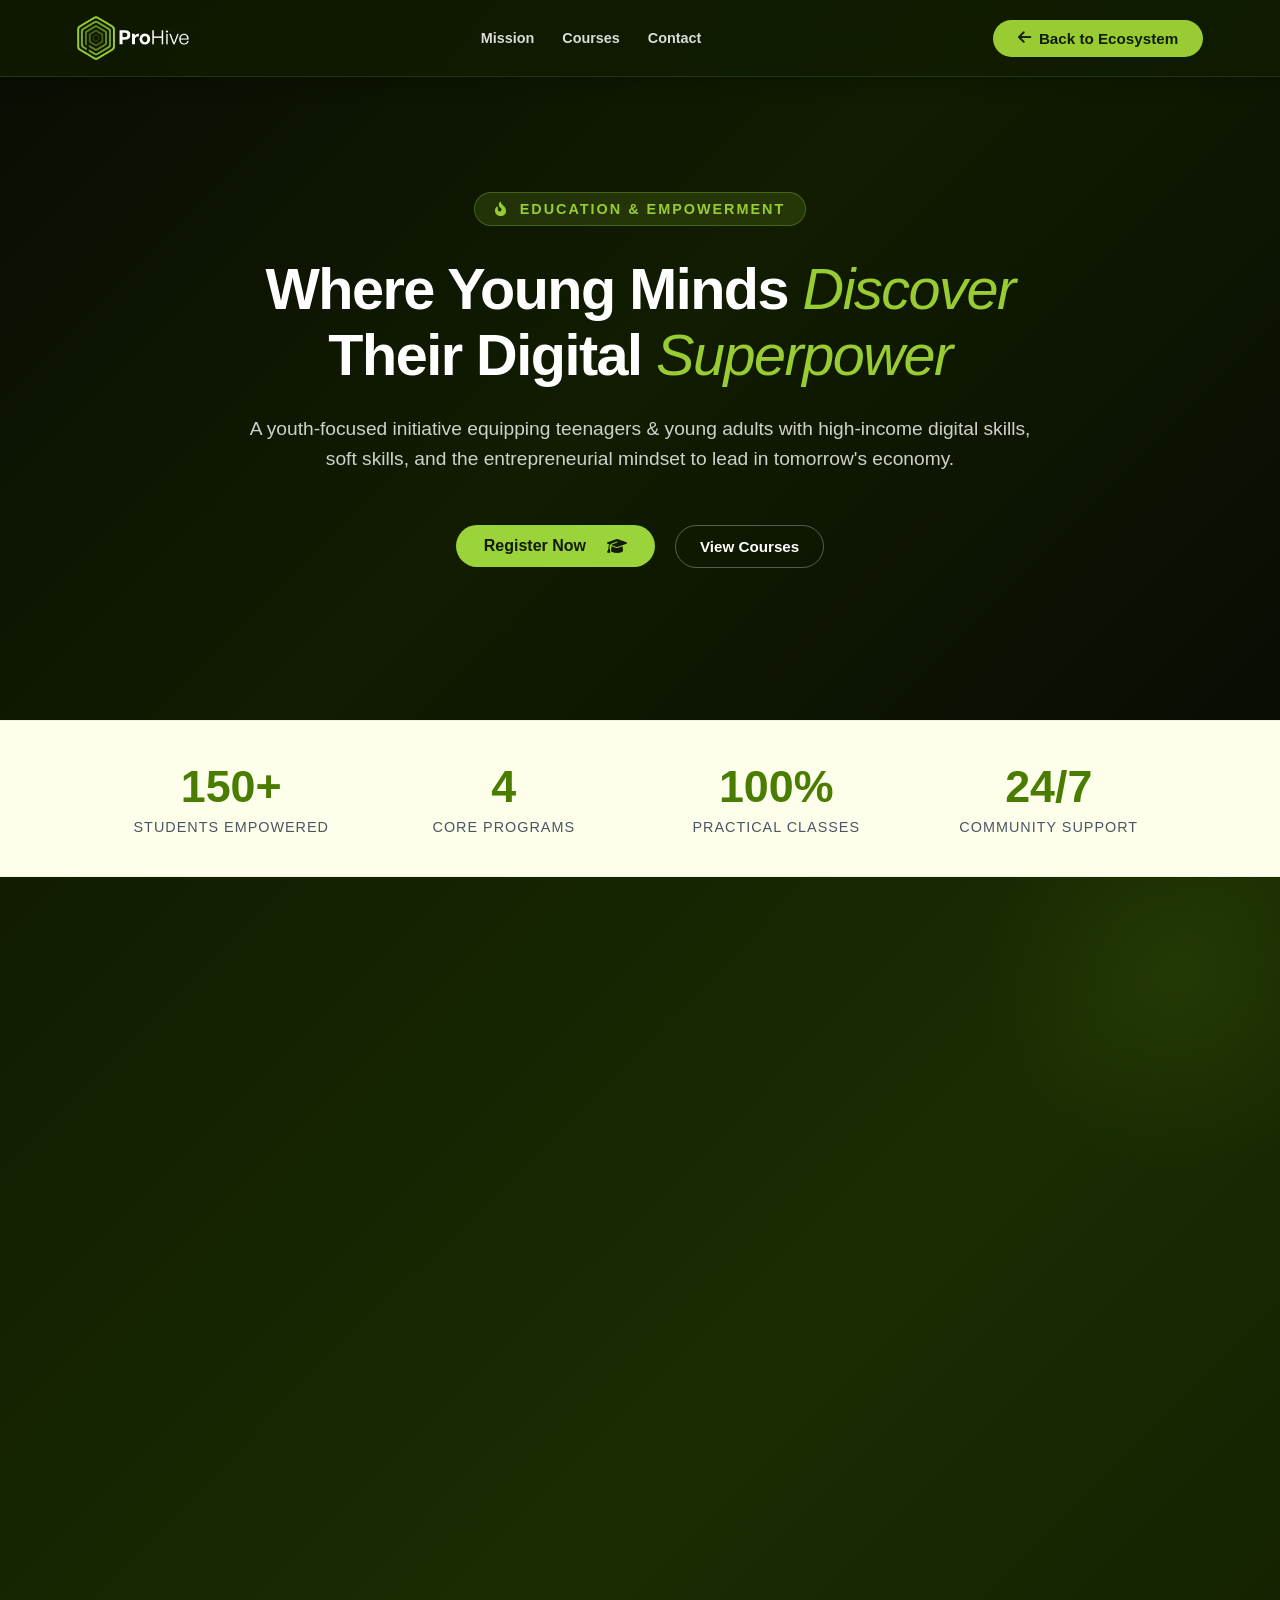
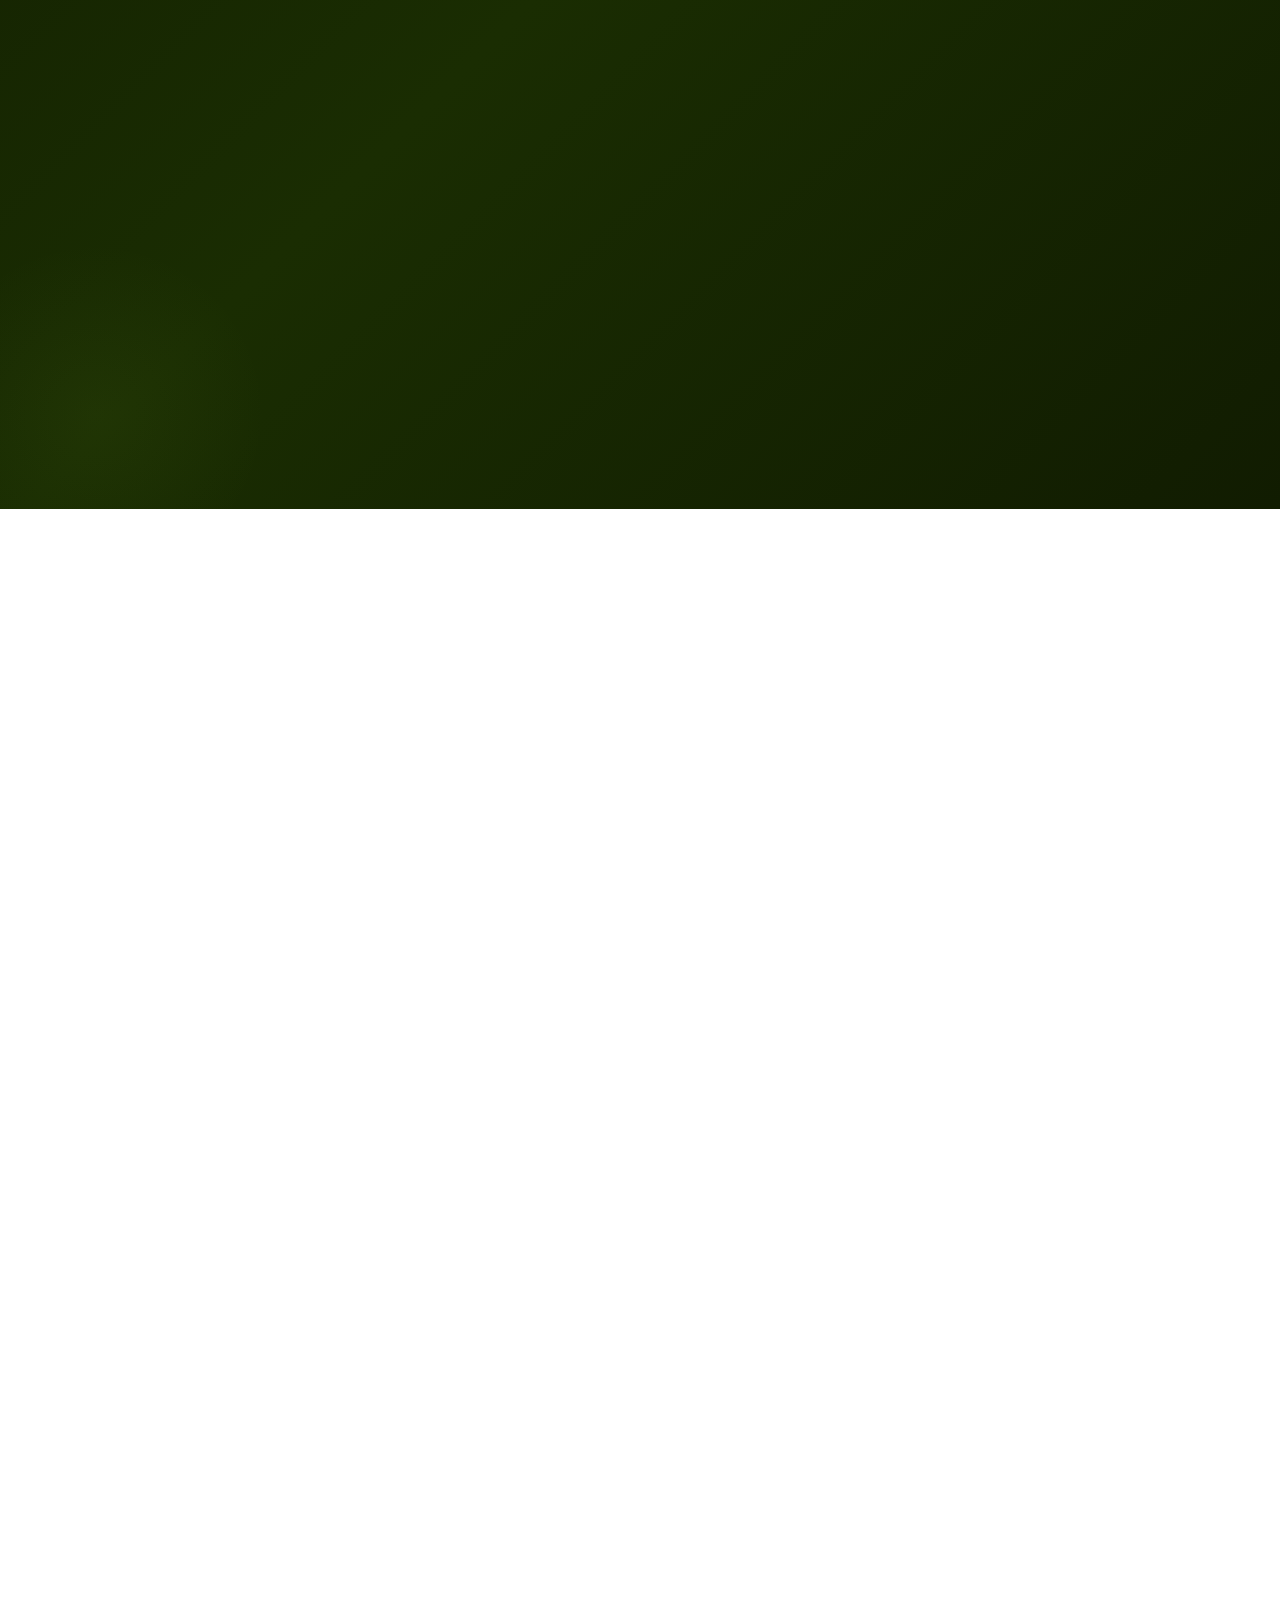
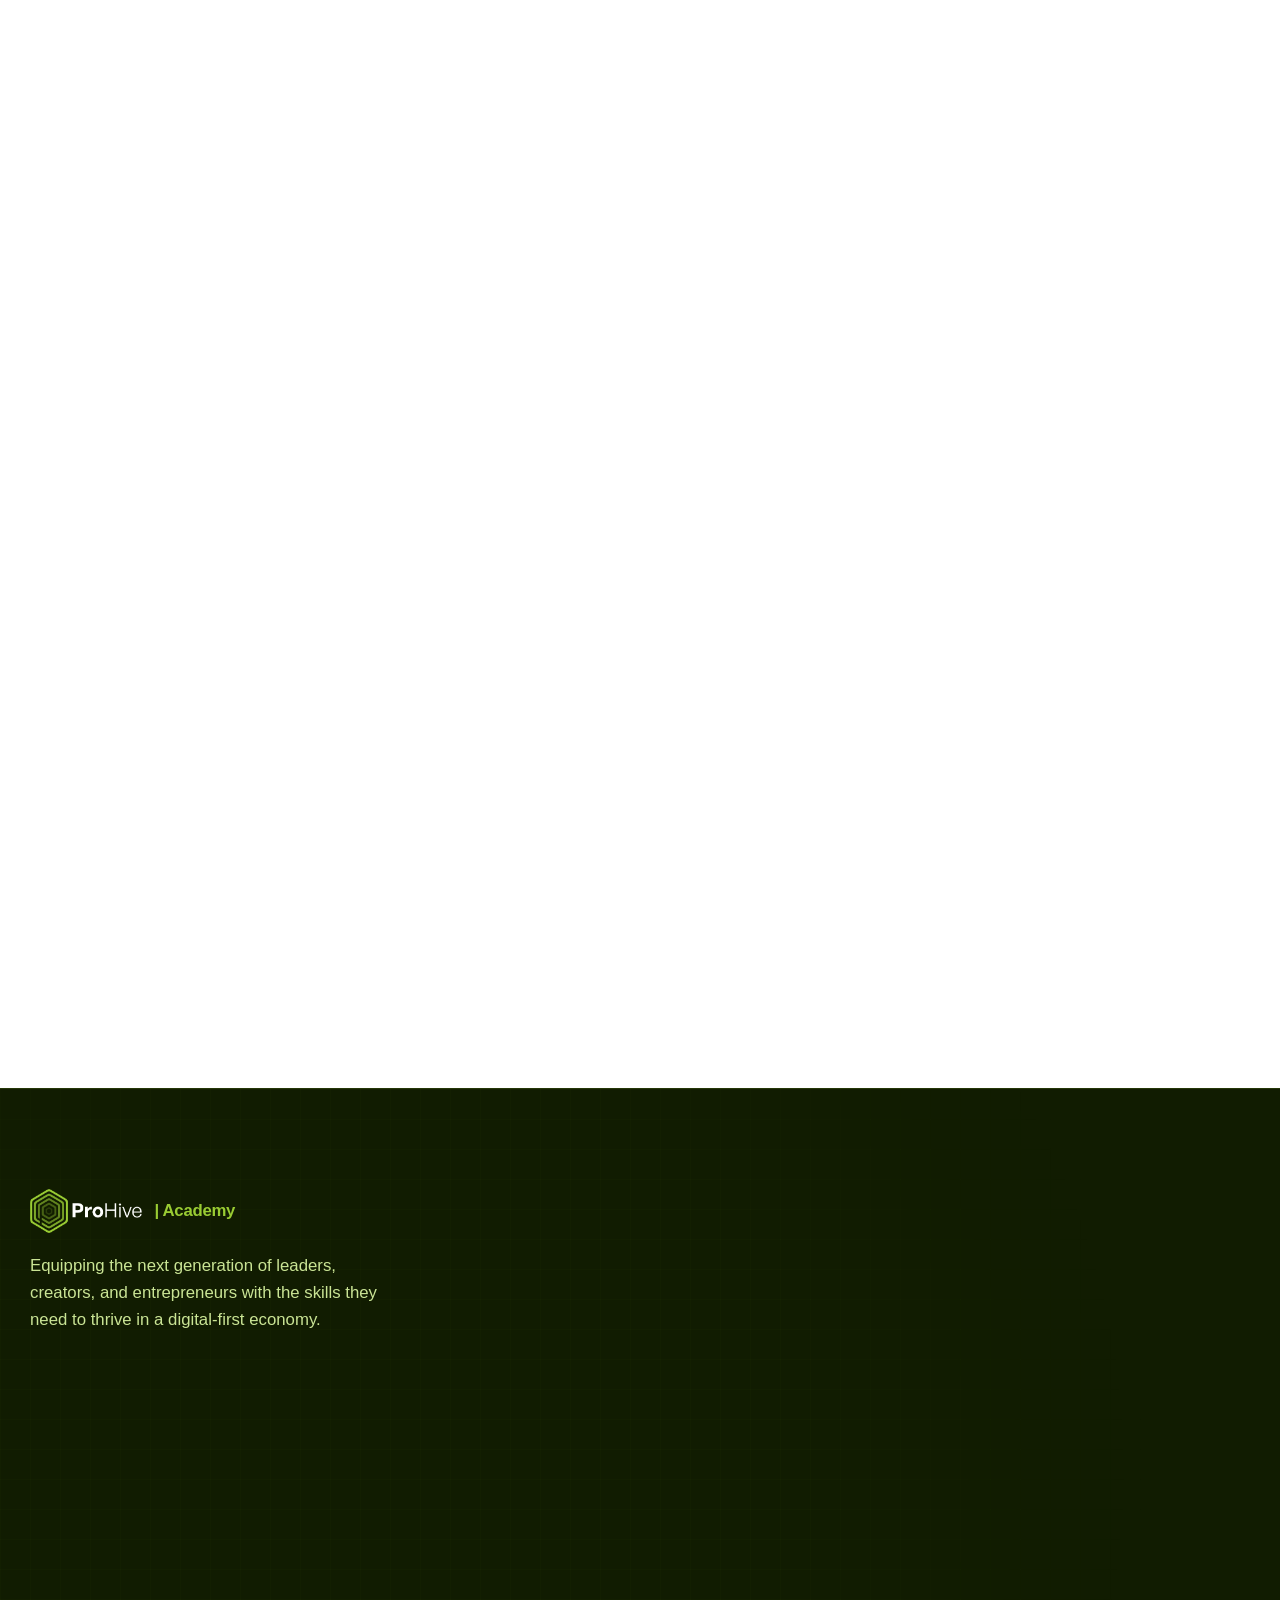
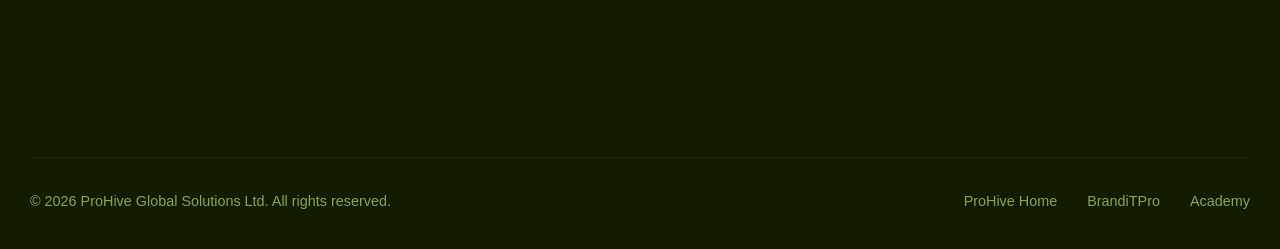
<file: academy.html>
<!DOCTYPE html>
<html lang="en">
<head>
    <meta charset="UTF-8">
    <meta name="viewport" content="width=device-width, initial-scale=1.0">
    <meta name="description" content="ProHive Academy — A youth-focused empowerment initiative equipping teenagers and young adults with practical digital and entrepreneurial skills.">
    <title>ProHive Academy | Your Hive for Growth</title>

    <!-- Preconnect for performance -->
    <link rel="preconnect" href="https://api.fontshare.com">
    <link rel="preconnect" href="https://cdnjs.cloudflare.com">

    <link href="https://api.fontshare.com/v2/css?f[]=general-sans@400,500,600,700&display=swap" rel="stylesheet">
    <link rel="stylesheet" href="https://cdnjs.cloudflare.com/ajax/libs/font-awesome/6.6.0/css/all.min.css">
    <link rel="stylesheet" href="style.css?v=4.1">
</head>
<body class="academy-page">

<!-- ====== HEADER ====== -->
<header class="brandit-header" id="academyHeader">
    <div class="logo"><img src="logos/ProHive Global Solutions Ltd Logo DP 3_png 2.png" alt="ProHive" class="nav-logo-icon"> <span class="header-sub-brand">| Academy</span></div>
    <nav class="nav-menu" style="display:flex; gap:28px;">
        <a href="#academy-mission-section" style="font-size:0.9rem; font-weight:600; color:rgba(255,255,255,0.85); transition:color 0.3s;">Mission</a>
        <a href="#academy-catalog-section" style="font-size:0.9rem; font-weight:600; color:rgba(255,255,255,0.85); transition:color 0.3s;">Courses</a>
        <a href="#academy-footer" style="font-size:0.9rem; font-weight:600; color:rgba(255,255,255,0.85); transition:color 0.3s;">Contact</a>
    </nav>
    <div class="header-contact">
        <a href="index.html" class="btn-solid-header"><i class="fa-solid fa-arrow-left"></i> <span class="btn-text">Back to Ecosystem</span></a>
    </div>
</header>

<main>

    <!-- ====== HERO SECTION ====== -->
    <section class="academy-hero">
        <div class="hero-bg" style="background-image: url('https://images.unsplash.com/photo-1523240795612-9a054b0db644?w=1920&q=80'); background-size: cover; background-position: center top;"></div>
        <div class="hero-overlay-gradient"></div>

        <div class="academy-hero-content">
            <span class="hero-sub-badge">
                <i class="fa-solid fa-fire-flame-curved" style="color:#99CC33; margin-right:6px;"></i>
                Education &amp; Empowerment
            </span>
            <h1 class="hero-headline">
                Where Young Minds <em>Discover</em><br>
                Their Digital <em>Superpower</em>
            </h1>
            <p class="hero-subtext">A youth-focused initiative equipping teenagers &amp; young adults with high-income digital skills, soft skills, and the entrepreneurial mindset to lead in tomorrow's economy.</p>

            <div class="hero-actions">
                <a href="https://wa.me/2348141587132?text=Hello%20ProHive%20Academy,%20I%20want%20to%20register%20for%20the%20courses..." target="_blank" class="btn-primary">
                    Register Now &nbsp;<i class="fa-solid fa-graduation-cap"></i>
                </a>
                <a href="#academy-catalog-section" class="btn-secondary-direct">
                    View Courses
                </a>
            </div>
        </div>
    </section>

    <!-- ====== KEY STATS BANNER ====== -->
    <section class="academy-stats-section">
        <div class="stats-container">
            <div class="stat-box reveal-target">
                <span class="stat-number">150+</span>
                <span class="stat-label">Students Empowered</span>
            </div>
            <div class="stat-box reveal-target">
                <span class="stat-number">4</span>
                <span class="stat-label">Core Programs</span>
            </div>
            <div class="stat-box reveal-target">
                <span class="stat-number">100%</span>
                <span class="stat-label">Practical Classes</span>
            </div>
            <div class="stat-box reveal-target">
                <span class="stat-number">24/7</span>
                <span class="stat-label">Community Support</span>
            </div>
        </div>
    </section>

    <!-- ====== MISSION SECTION — REDESIGNED ====== -->
    <section class="academy-mission" id="academy-mission-section">
        <div class="mission-container">

            <!-- Top label + headline -->
            <div class="mission-intro reveal-target" style="opacity:0; transform:translateY(30px); transition: opacity 0.8s ease, transform 0.8s ease;">
                <span class="mission-top-label">
                    <i class="fa-solid fa-bullseye"></i>
                    Our Mission
                </span>
                <h2 class="mission-headline">
                    Turning Potential Into <em>Purpose,</em><br>
                    Skills Into <em>Opportunity</em>
                </h2>
                <p class="mission-subtext">
                    ProHive Academy was built on one conviction — that every young person, regardless of background, deserves access to the tools, knowledge, and community that can transform their future. We don't just teach; we activate.
                </p>
            </div>

            <!-- Three pillar cards -->
            <div class="mission-pillars">
                <div class="mission-pillar reveal-target" style="transition-delay: 0.05s;">
                    <span class="mission-pillar-number">01</span>
                    <div class="mission-pillar-icon">
                        <i class="fa-solid fa-bolt"></i>
                    </div>
                    <h3>Action-First Learning</h3>
                    <p>Forget passive lectures. Every session is hands-on — you build, design, create, and execute from day one. Learning by doing is the only method we trust.</p>
                </div>
                <div class="mission-pillar reveal-target" style="transition-delay: 0.15s;">
                    <span class="mission-pillar-number">02</span>
                    <div class="mission-pillar-icon">
                        <i class="fa-solid fa-people-group"></i>
                    </div>
                    <h3>Community-Centred Growth</h3>
                    <p>You won't walk this road alone. Every student joins a thriving peer network, mentorship circles, and a support system built to celebrate every win — big or small.</p>
                </div>
                <div class="mission-pillar reveal-target" style="transition-delay: 0.25s;">
                    <span class="mission-pillar-number">03</span>
                    <div class="mission-pillar-icon">
                        <i class="fa-solid fa-chart-line"></i>
                    </div>
                    <h3>Real-World Outcomes</h3>
                    <p>Every skill we teach is tied to a tangible outcome — a portfolio, a freelance project, a business idea brought to life. We measure success by what you create, not what you memorise.</p>
                </div>
            </div>

            <!-- Quote + CTA bottom row -->
            <div class="mission-bottom-row reveal-target">
                <div class="mission-quote-block">
                    <blockquote>
                        "The next generation of leaders won't wait for opportunity — they will create it. ProHive Academy exists to make sure they have everything they need."
                    </blockquote>
                    <cite>— ProHive Academy Leadership Team</cite>
                </div>
                <div class="mission-cta-block">
                    <p>Ready to stop waiting and start building? Secure your place in the next cohort and begin your journey today.</p>
                    <a href="https://wa.me/2348141587132?text=Hello%20ProHive%20Academy,%20I%20want%20to%20register..." target="_blank" class="btn-primary">
                        Join the Next Cohort &nbsp;<i class="fa-solid fa-arrow-right"></i>
                    </a>
                </div>
            </div>

        </div>
    </section>

    <!-- ====== ACADEMY CATALOG — REDESIGNED ====== -->
    <section class="academy-catalog" id="academy-catalog-section">
        <div class="catalog-container">

            <!-- Section Header -->
            <div class="catalog-header reveal-target">
                <span class="pre-tag">The Academy Catalog</span>
                <h2>Skills That <em>Pay</em> in the Real World</h2>
                <p>Every course is built around what employers and clients actually value. No fluff, no filler — just focused, practical training that gets you working and earning faster.</p>
            </div>

            <!-- Course Cards Grid -->
            <div class="catalog-grid">

                <!-- Card 1 -->
                <div class="catalog-card reveal-target">
                    <div class="catalog-card-accent"></div>
                    <span class="catalog-card-num">01</span>
                    <div class="catalog-icon">
                        <i class="fa-solid fa-graduation-cap"></i>
                    </div>
                    <h3>Leadership &amp; Soft Skills Development</h3>
                    <p>The secret weapon most people overlook. This course sharpens the interpersonal and mental tools that separate average performers from genuine leaders — in any room, any field.</p>
                    <div class="catalog-skills">
                        <span class="catalog-skill-pill">Public Speaking</span>
                        <span class="catalog-skill-pill">Emotional Intelligence</span>
                        <span class="catalog-skill-pill">Team Dynamics</span>
                        <span class="catalog-skill-pill">Problem Solving</span>
                        <span class="catalog-skill-pill">Strategic Thinking</span>
                    </div>
                </div>

                <!-- Card 2 -->
                <div class="catalog-card reveal-target">
                    <div class="catalog-card-accent"></div>
                    <span class="catalog-card-num">02</span>
                    <div class="catalog-icon">
                        <i class="fa-solid fa-display"></i>
                    </div>
                    <h3>Computer Appreciation &amp; Digital Literacy</h3>
                    <p>In today's world, being digitally fluent is non-negotiable. We take you from zero to confident — navigating tools, platforms, and digital workflows like a professional from the start.</p>
                    <div class="catalog-skills">
                        <span class="catalog-skill-pill">MS Office Suite</span>
                        <span class="catalog-skill-pill">Safe Browsing</span>
                        <span class="catalog-skill-pill">Cloud Tools</span>
                        <span class="catalog-skill-pill">Online Research</span>
                        <span class="catalog-skill-pill">Digital Safety</span>
                    </div>
                </div>

                <!-- Card 3 -->
                <div class="catalog-card reveal-target">
                    <div class="catalog-card-accent"></div>
                    <span class="catalog-card-num">03</span>
                    <div class="catalog-icon">
                        <i class="fa-solid fa-mobile-screen-button"></i>
                    </div>
                    <h3>Smartphone Creative Design</h3>
                    <p>Your phone is a full studio — you just haven't unlocked it yet. Learn to design stunning visuals, brand content, and short-form videos that attract clients and build your personal brand.</p>
                    <div class="catalog-skills">
                        <span class="catalog-skill-pill">Graphic Design</span>
                        <span class="catalog-skill-pill">Video Editing</span>
                        <span class="catalog-skill-pill">Reel Creation</span>
                        <span class="catalog-skill-pill">Brand Visuals</span>
                        <span class="catalog-skill-pill">Canva Mastery</span>
                    </div>
                </div>

                <!-- Card 4 — Placeholder for 4th active course -->
                <div class="catalog-card reveal-target">
                    <div class="catalog-card-accent"></div>
                    <span class="catalog-card-num">04</span>
                    <div class="catalog-icon">
                        <i class="fa-solid fa-lightbulb"></i>
                    </div>
                    <h3>Entrepreneurship &amp; Business Fundamentals</h3>
                    <p>Ideas are common. Execution is rare. This course hands you the practical frameworks to move from "I have an idea" to "I have a business" — including pricing, marketing, and client acquisition.</p>
                    <div class="catalog-skills">
                        <span class="catalog-skill-pill">Business Planning</span>
                        <span class="catalog-skill-pill">Client Acquisition</span>
                        <span class="catalog-skill-pill">Personal Branding</span>
                        <span class="catalog-skill-pill">Pricing Strategy</span>
                        <span class="catalog-skill-pill">Digital Marketing</span>
                    </div>
                </div>

            </div>

            <!-- Coming Soon — Full Width -->
            <div class="catalog-card-coming reveal-target">
                <div class="coming-left">
                    <div class="coming-icon">
                        <i class="fa-solid fa-rocket"></i>
                    </div>
                    <div class="coming-text">
                        <h3>Advanced Creative Sub-Courses — In Development</h3>
                        <p>We're engineering the next tier of specialized modules — deeper dives into industry-level digital crafts including UI/UX, content strategy, AI tools, and real client project matching. Stay close.</p>
                    </div>
                </div>
                <span class="coming-badge">Coming Soon</span>
            </div>

        </div>
    </section>

    <!-- ====== CALL TO ACTION SECTION ====== -->
    <section class="academy-cta-section">
        <div class="academy-container">
            <div class="academy-cta-box reveal-target">
                <span class="sub-tag">Start Today</span>
                <h2>Your Seat in the <em>Hive</em> is Waiting</h2>
                <p>Every expert you admire was once a beginner who decided to start. Take that first step — register today and join a community of young people building something real.</p>

                <div class="cta-actions" style="display:flex; gap:16px; justify-content:center; flex-wrap:wrap; margin-top:10px;">
                    <a href="https://wa.me/2348141587132?text=Hello%20ProHive%20Academy,%20I%20want%20to%20register..." target="_blank" class="btn-primary">
                        Secure My Spot &nbsp;<i class="fa-solid fa-arrow-right"></i>
                    </a>
                    <a href="tel:+2348141587132" class="btn-secondary-direct">
                        <i class="fa-solid fa-phone"></i> &nbsp;Call Us
                    </a>
                </div>
            </div>
        </div>
    </section>

</main>

<!-- ====== FOOTER — FULL PREMIUM TERMINAL FOOTER ====== -->
<footer class="terminal-footer" id="academy-footer">
    <div class="footer-grid-mesh"></div>
    <div class="footer-container">
        
        <div class="footer-split-wrapper">
            
            <div class="footer-contact-hub">
                <div class="footer-brand-zone" style="margin-bottom: 30px;">
                    <div class="logo" style="margin-bottom: 20px;"><img src="logos/ProHive Global Solutions Ltd Logo DP 3_png 2.png" alt="ProHive" class="nav-logo-icon"> <span class="header-sub-brand">| Academy</span></div>
                    <p class="brand-tagline">Equipping the next generation of leaders, creators, and entrepreneurs with the skills they need to thrive in a digital-first economy.</p>
                </div>

                <div class="contact-channels">
                    <div class="channel-card">
                        <div class="channel-icon-box">
                            <i class="fa-solid fa-location-dot"></i>
                        </div>
                        <div class="channel-details">
                            <span>Academy Campus</span>
                            <p>No. 1, Stephenson's Close, Umuojukwu, Umuelele, Irete, Owerri, Imo State, Nigeria</p>
                        </div>
                    </div>

                    <a href="mailto:info@prohivegsl.com" class="channel-card interactive-channel">
                        <div class="channel-icon-box">
                            <i class="fa-solid fa-envelope"></i>
                        </div>
                        <div class="channel-details">
                            <span>Direct Email</span>
                            <p>info@prohivegsl.com</p>
                        </div>
                        <i class="fa-solid fa-chevron-right channel-arrow"></i>
                    </a>

                    <a href="tel:+2348141587132" class="channel-card interactive-channel">
                        <div class="channel-icon-box">
                            <i class="fa-solid fa-phone"></i>
                        </div>
                        <div class="channel-details">
                            <span>Call Center</span>
                            <p>+234 814 158 7132</p>
                        </div>
                        <i class="fa-solid fa-chevron-right channel-arrow"></i>
                    </a>
                </div>
            </div>

            <div class="footer-network-hub">
                <div class="hub-header-block">
                    <h3>Get In Touch</h3>
                    <p>Ready to start your growth journey? Let's connect you with ProHive Academy today.</p>
                </div>

                <div class="social-matrix-grid">
                    <a href="https://wa.me/2348141587132?text=Hello%20ProHive%20Academy,%20I'm%20interested%20in..." target="_blank" rel="noopener" class="matrix-node whatsapp-node">
                        <div class="node-inner">
                            <i class="fa-brands fa-whatsapp"></i>
                            <span>WhatsApp</span>
                        </div>
                        <span class="node-status">Online</span>
                    </a>

                    <a href="https://www.instagram.com/prohive_ecosystem?igsh=dXBmNzBwMTQ4MmZ4" target="_blank" rel="noopener" class="matrix-node instagram-node">
                        <div class="node-inner">
                            <i class="fa-brands fa-instagram"></i>
                            <span>Instagram</span>
                        </div>
                        <span class="node-action">Follow</span>
                    </a>

                    <a href="https://www.linkedin.com/company/prohive-global-solutions-ltd/about/?viewAsMember=true" target="_blank" rel="noopener" class="matrix-node linkedin-node">
                        <div class="node-inner">
                            <i class="fa-brands fa-linkedin-in"></i>
                            <span>LinkedIn</span>
                        </div>
                        <span class="node-action">Connect</span>
                    </a>

                    <a href="https://www.facebook.com/share/1DZnvRaVWk/" target="_blank" rel="noopener" class="matrix-node facebook-node">
                        <div class="node-inner">
                            <i class="fa-brands fa-facebook-f"></i>
                            <span>Facebook</span>
                        </div>
                        <span class="node-action">Like</span>
                    </a>
                </div>
            </div>

        </div>

        <div class="footer-legal-bar">
            <p class="copyright-text">&copy; 2026 ProHive Global Solutions Ltd. All rights reserved.</p>
            <div class="legal-links">
                <a href="index.html">ProHive Home</a>
                <a href="branditpro.html">BrandiTPro</a>
                <a href="academy.html">Academy</a>
            </div>
        </div>

    </div>
</footer>


<script>
    // ── Brandit-Header Scroll Logic: always visible, just changes bg ──
    (function() {
        const header = document.getElementById('academyHeader');
        if (!header) return;

        function updateHeader() {
            if (window.scrollY > 60) {
                header.classList.add('scrolled');
            } else {
                header.classList.remove('scrolled');
            }
        }
        window.addEventListener('scroll', updateHeader, { passive: true });
        updateHeader();
    })();

    // ── Scroll reveal for new elements ──
    document.addEventListener('DOMContentLoaded', function() {
        const revealObserver = new IntersectionObserver((entries) => {
            entries.forEach(entry => {
                if (entry.isIntersecting) {
                    entry.target.classList.add('reveal-active');
                }
            });
        }, { threshold: 0.1, rootMargin: '0px 0px -40px 0px' });

        document.querySelectorAll(
            '.mission-pillar, .mission-intro, .mission-bottom-row, .catalog-header, .catalog-card, .catalog-card-coming, .stat-box, .academy-cta-box'
        ).forEach(el => revealObserver.observe(el));
    });
</script>

<script src="script.js"></script>
</body>
</html>
</file>
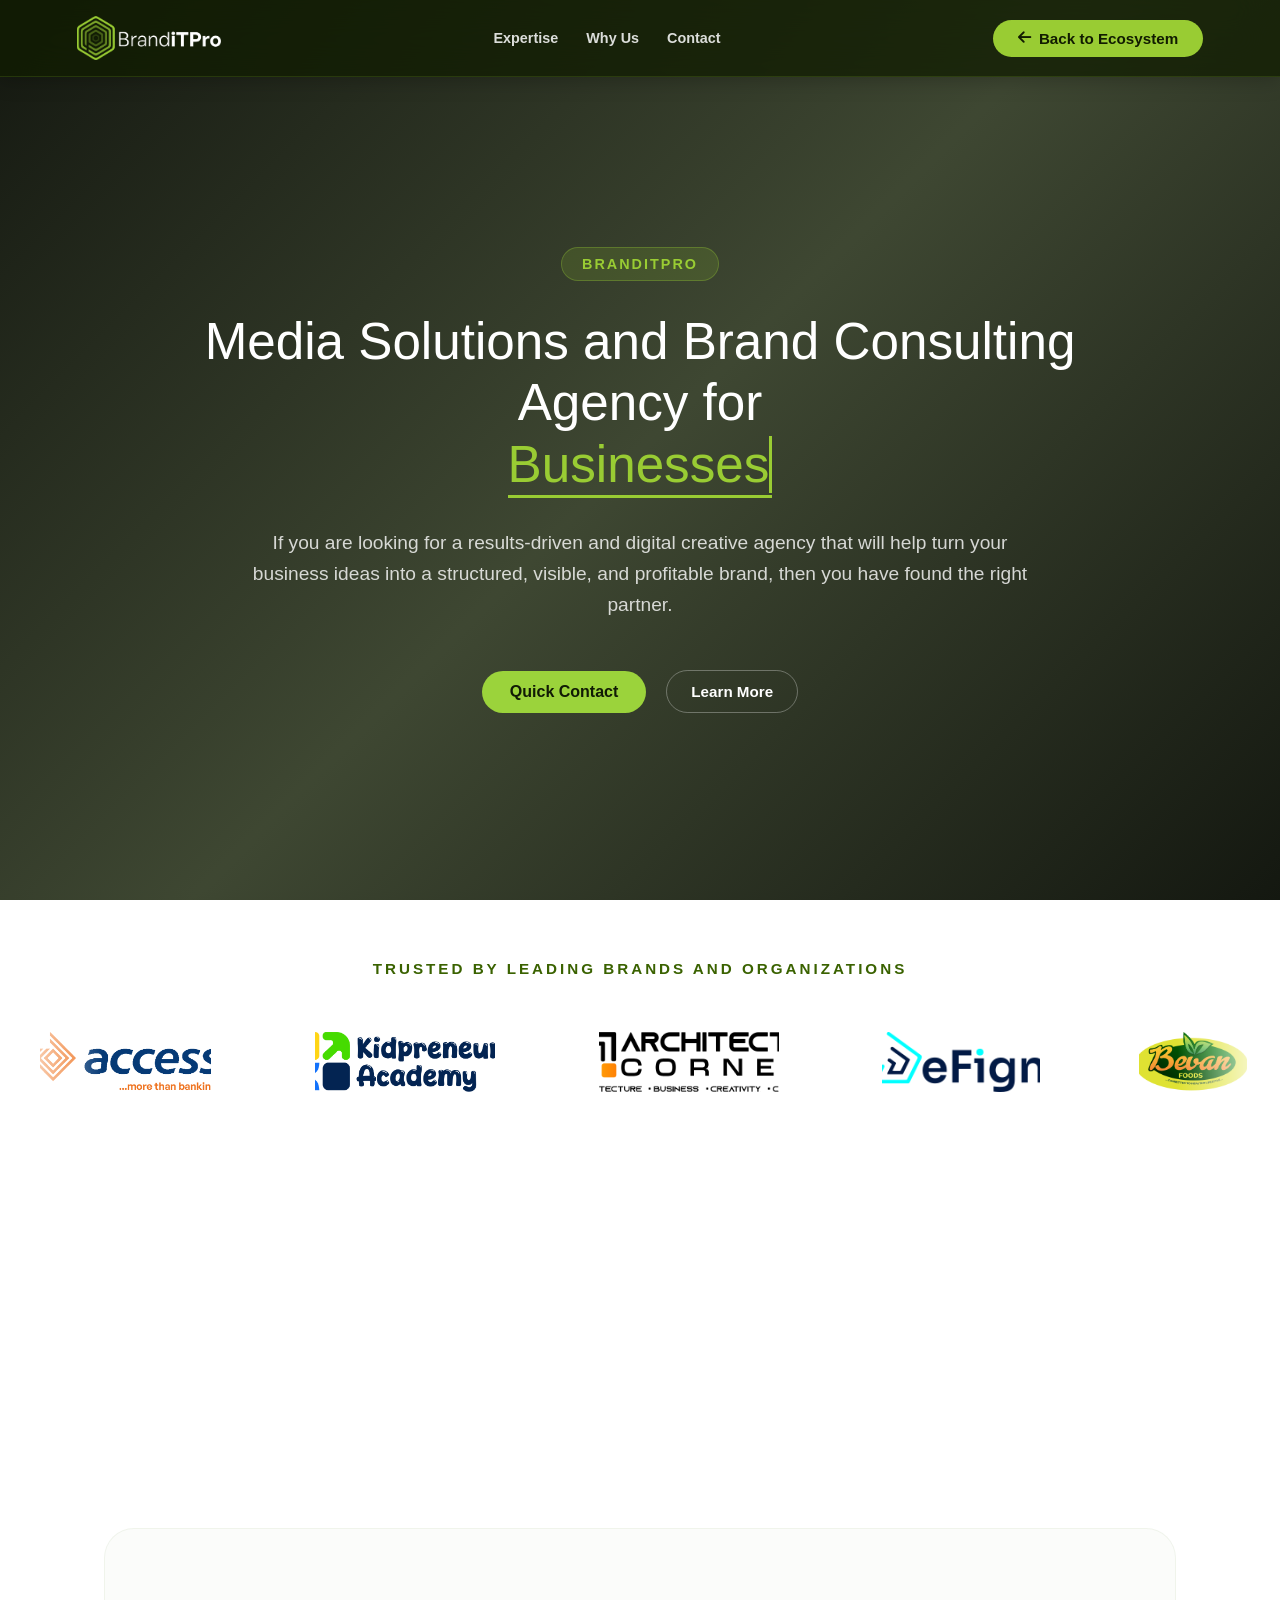
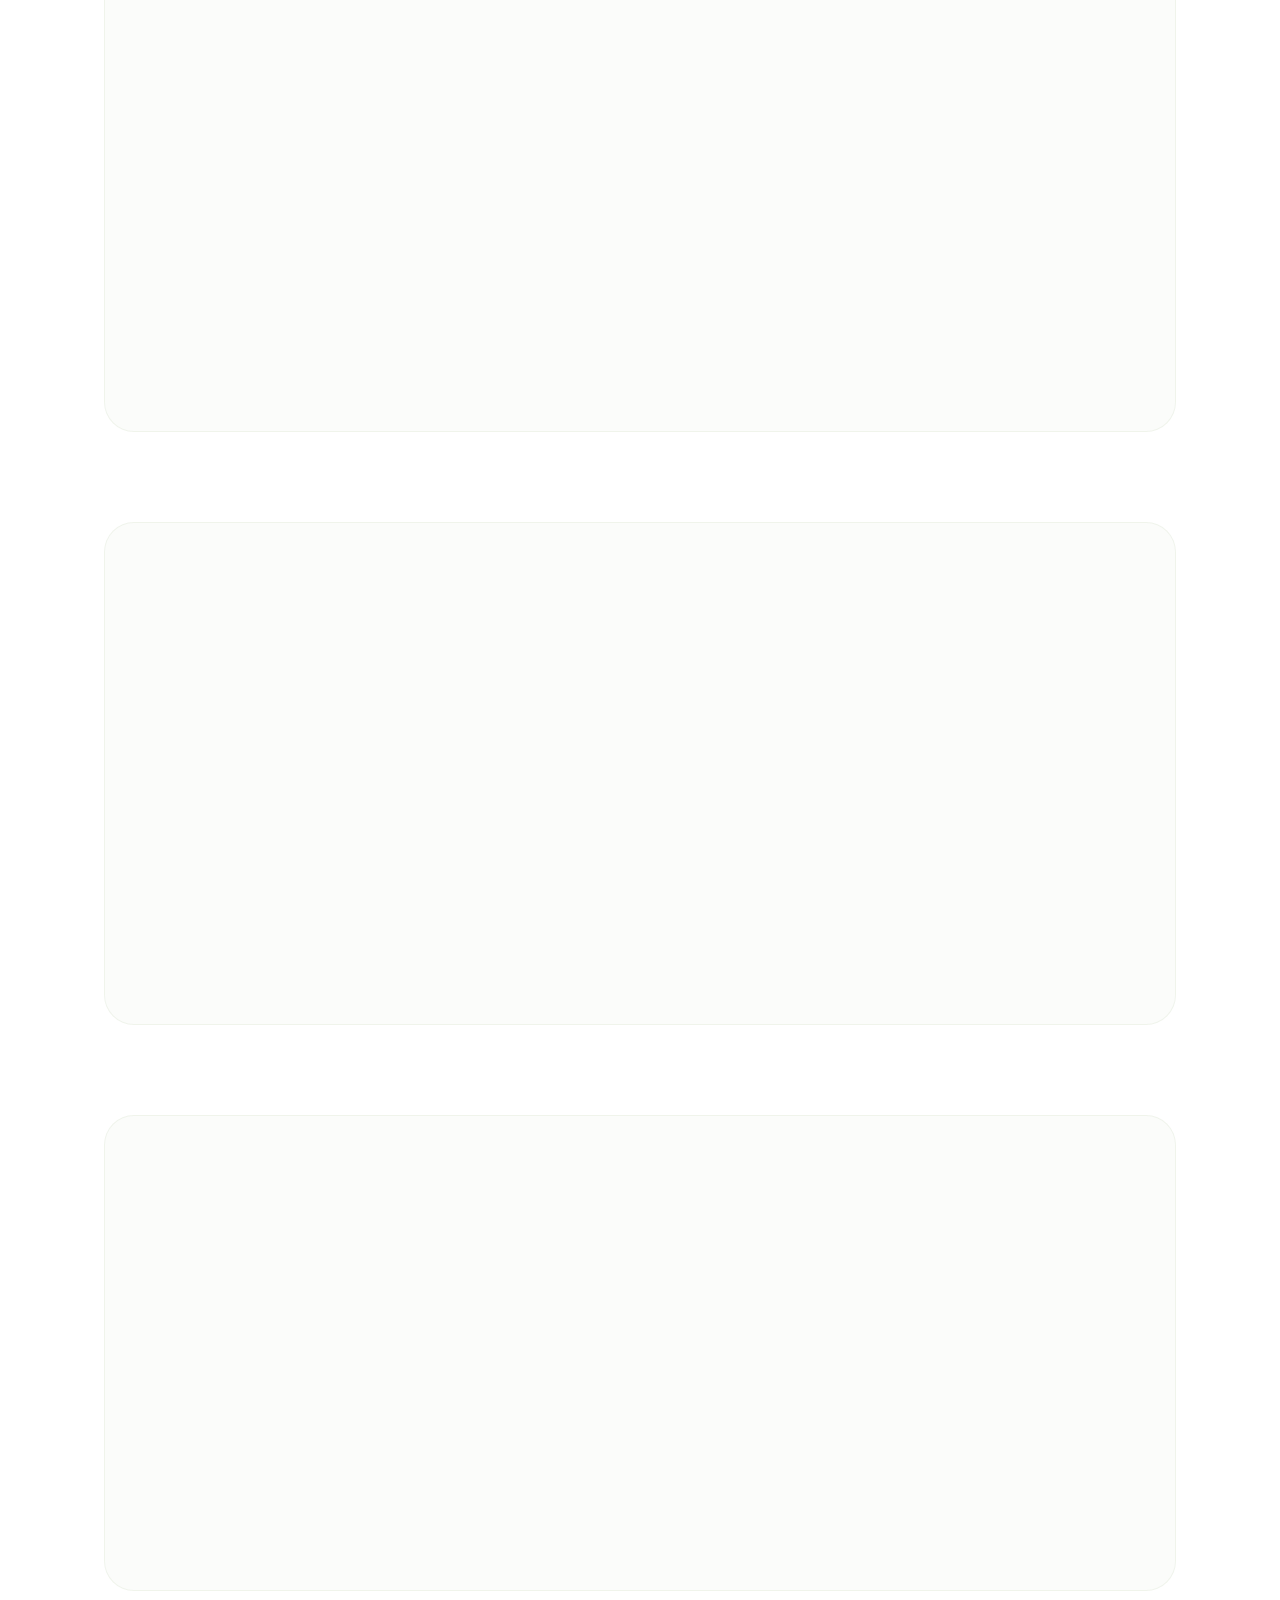
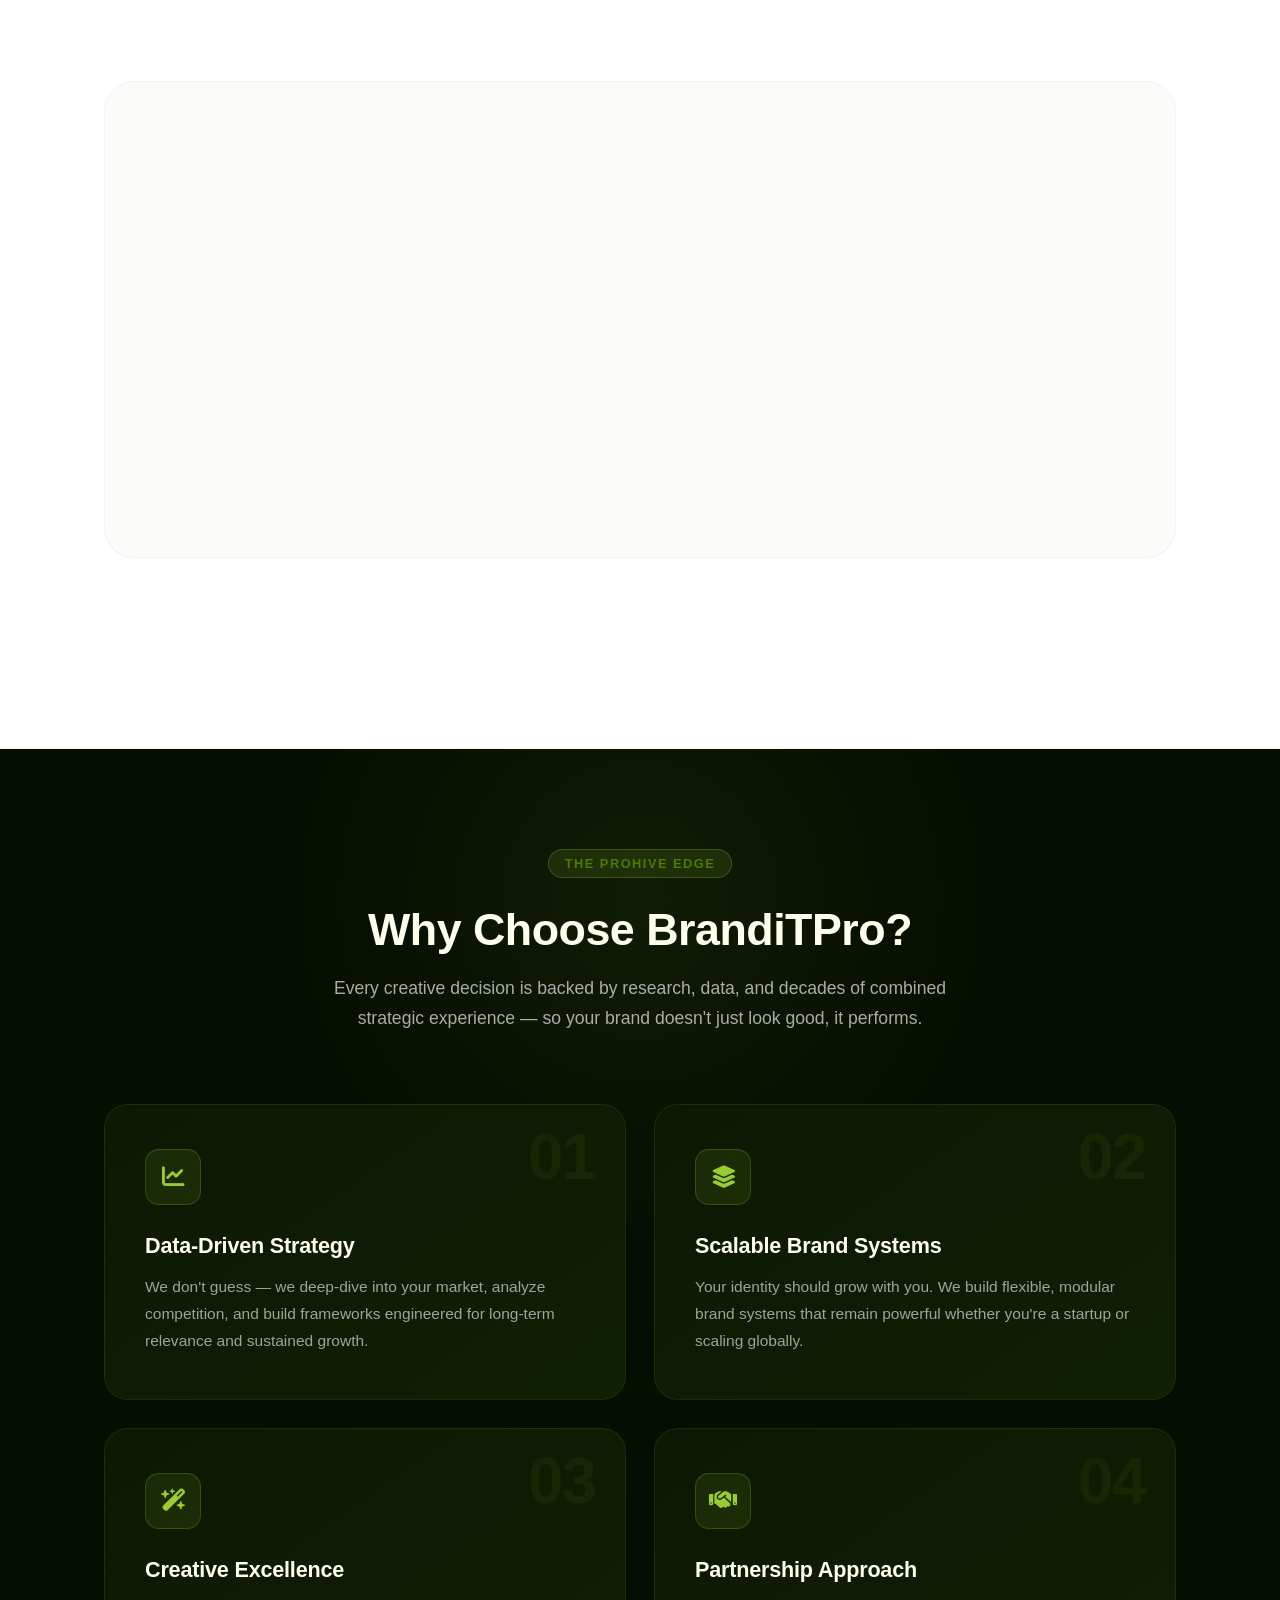
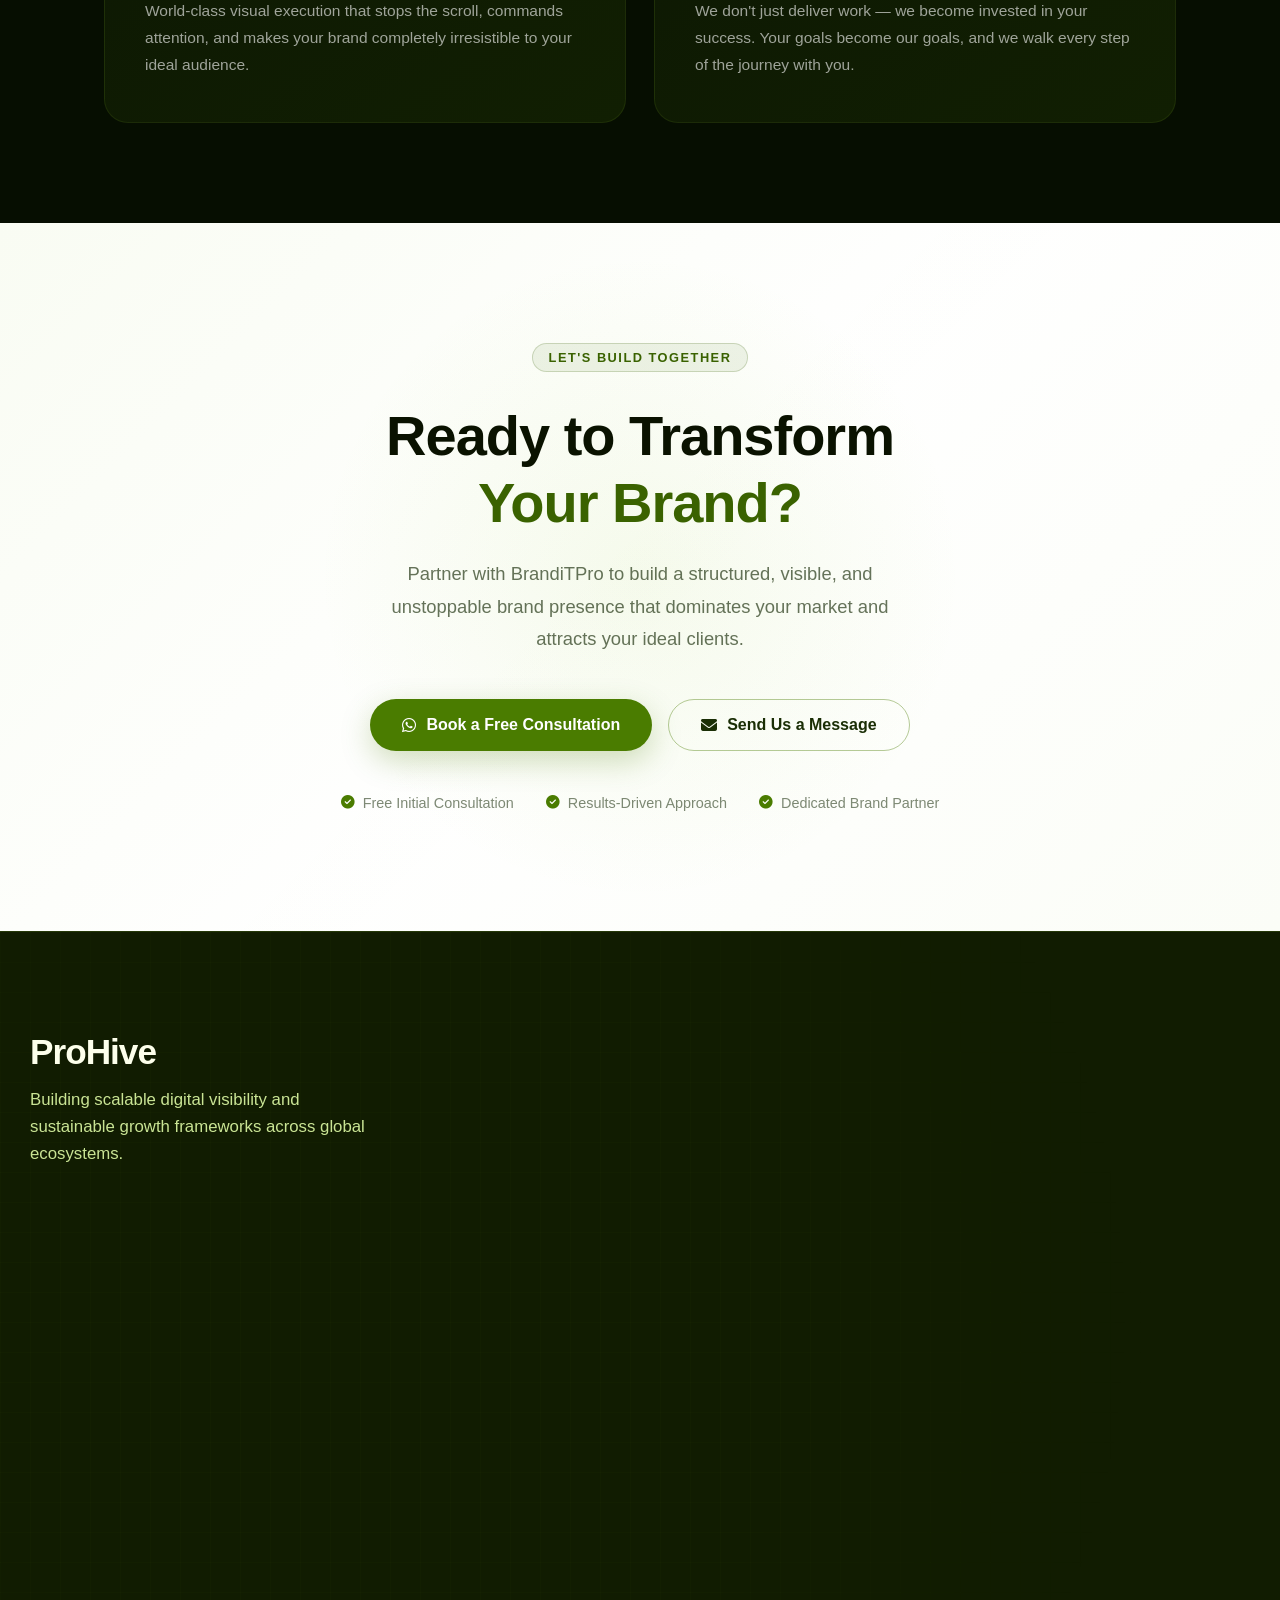
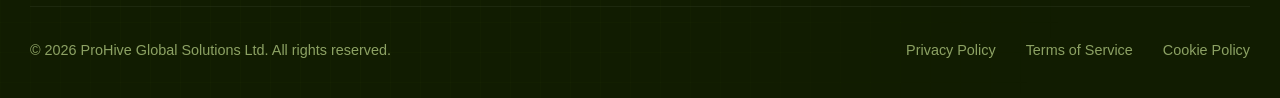
<file: branditpro.html>
<!DOCTYPE html>
<html lang="en">
<head>
    <meta charset="UTF-8">
    <meta name="viewport" content="width=device-width, initial-scale=1.0">
    <meta name="description" content="BrandiTPro - Media Solutions and Brand Consulting Agency for Businesses, Organizations, Entrepreneurs, and Startups.">
    <title>BrandiTPro | ProHive Ecosystem</title>
    
    <!-- Preconnect for performance -->
    <link rel="preconnect" href="https://api.fontshare.com">
    <link rel="preconnect" href="https://cdnjs.cloudflare.com">
    
    <link href="https://api.fontshare.com/v2/css?f[]=general-sans@400,500,600,700&display=swap" rel="stylesheet">
    <link rel="stylesheet" href="https://cdnjs.cloudflare.com/ajax/libs/font-awesome/6.6.0/css/all.min.css">
    <link rel="stylesheet" href="style.css?v=3.9">
</head>
<body class="branditpro-page">

<!-- Simplified Header -->
<header class="brandit-header">
    <div class="logo"><img src="logos/BrandiT By ProHive logo png 1.png" alt="BrandiTPro" class="nav-logo-icon" /></div>
    <nav class="nav-menu" style="display:flex; gap:28px;">
        <a href="#services-grid" style="font-size:0.9rem; font-weight:600; color:rgba(255,255,255,0.85); transition:color 0.3s;">Expertise</a>
        <a href="#why-choose-section" style="font-size:0.9rem; font-weight:600; color:rgba(255,255,255,0.85); transition:color 0.3s;">Why Us</a>
        <a href="#terminal-footer" style="font-size:0.9rem; font-weight:600; color:rgba(255,255,255,0.85); transition:color 0.3s;">Contact</a>
    </nav>
    <div class="header-contact">
        <a href="index.html" class="btn-solid-header"><i class="fa-solid fa-arrow-left"></i> <span class="btn-text">Back to Ecosystem</span></a>
    </div>
</header>

<main>
    <!-- HERO SECTION -->
    <section class="brandit-hero">
        <div class="hero-bg" style="background-image: url('https://images.unsplash.com/photo-1600880292203-757bb62b4baf?w=1920');"></div>
        <div class="hero-overlay-gradient"></div>
        
        <div class="brandit-hero-content">
            <span class="hero-sub-badge">BrandiTPro</span>
            <h1 class="hero-headline">
                Media Solutions and Brand Consulting Agency for <br>
                <span class="dynamic-text-wrapper">
                    <span class="dynamic-text"></span>
                </span>
            </h1>
            <p class="hero-subtext">If you are looking for a results-driven and digital creative agency that will help turn your business ideas into a structured, visible, and profitable brand, then you have found the right partner.</p>
            
            <div class="hero-actions">
                <button class="btn-primary" id="branditContactBtn">
                    Quick Contact
                </button>
                <a href="#services-grid" class="btn-secondary-direct">
                    Learn More
                </a>
            </div>
        </div>
    </section>

    <!-- LOGO MARQUEE -->
    <section class="client-marquee-section">
        <p class="marquee-label">Trusted by leading brands and organizations</p>
        <div class="gallery-marquee-outer" id="branditMarquee">
            <div class="gallery-marquee-track" id="branditTrack">
                <!-- Actual Client Logos -->
                <div class="brandit-logo-card"><img src="logos/Agoha Nnamdi B_Access bank logo.png" alt="Access Bank" loading="lazy"></div>
                <div class="brandit-logo-card"><img src="logos/Kidpreneurs Academy Brand Logo A.png" alt="Kidpreneurs Academy" loading="lazy"></div>
                <div class="brandit-logo-card"><img src="logos/Architects Corner PNG 2.png" alt="Architects Corner" loading="lazy"></div>
                <div class="brandit-logo-card"><img src="logos/DeFign logo png 1.png" alt="DeFign" loading="lazy"></div>
                <div class="brandit-logo-card"><img src="logos/Bevan honey png 1.png" alt="Bevan honey" loading="lazy"></div>
                <div class="brandit-logo-card"><img src="logos/Agifez Architects and Consultants logo png 1.png" alt="Agifez Architects" loading="lazy"></div>
                <div class="brandit-logo-card"><img src="logos/ClimeSpace Logo 2.png" alt="ClimeSpace" loading="lazy"></div>
            </div>
        </div>
    </section>

    <!-- SERVICES SECTION — Expertise Showcase with Human Imagery -->
    <section id="services-grid" class="expertise-showcase">
        <div class="expertise-container">
            
            <!-- Section Header -->
            <div class="expertise-header reveal-target">
                <span class="sub-tag">Our Expertise</span>
                <h2>What We Do <em>Best</em></h2>
                <p>We partner with Founders, Startups, Organizations, and growing brands to design systems and strategies that turn ideas into visible, structured, and profitable businesses.</p>
            </div>

            <!-- Expertise Card 1 — Brand Strategy -->
            <div class="expertise-card">
                <div class="expertise-card-image reveal-target">
                    <img src="images/expertise-brand-strategy.png" alt="Brand Strategy & Consulting" loading="lazy">
                    <div class="expertise-card-label">
                        <span class="label-tag">Business Line</span>
                        <span class="label-title">Brand Strategy & Consulting</span>
                        <div class="label-icon"><i class="fa-solid fa-lightbulb"></i></div>
                    </div>
                </div>
                <div class="expertise-card-content reveal-target">
                    <span class="expertise-badge">Business Excellence</span>
                    <h3>Brand Strategy & Consulting</h3>
                    <p>Deep strategic advisory designed for long-term growth and market transformation. We audit your audience, clarify brand values, define unique value propositions, and outline operational roadmaps.</p>
                    <span class="expertise-services-label">Key Services</span>
                    <div class="expertise-services-grid">
                        <div class="expertise-pill"><i class="fa-solid fa-bullseye"></i> Audience Auditing</div>
                        <div class="expertise-pill"><i class="fa-solid fa-compass"></i> Brand Positioning</div>
                        <div class="expertise-pill"><i class="fa-solid fa-route"></i> Growth Roadmaps</div>
                        <div class="expertise-pill"><i class="fa-solid fa-handshake"></i> Market Strategy</div>
                    </div>
                    <a href="https://wa.me/2348141587132?text=Hello%20ProHive,%20I'm%20interested%20in%20Brand%20Consulting..." target="_blank" class="expertise-cta">
                        Get Started <i class="fa-solid fa-arrow-right"></i>
                    </a>
                </div>
            </div>

            <!-- Expertise Card 2 — Graphic Design (Reversed) -->
            <div class="expertise-card expertise-card-reverse">
                <div class="expertise-card-image reveal-target">
                    <img src="images/expertise-graphic-design.png" alt="Graphic & Brand Design" loading="lazy">
                    <div class="expertise-card-label">
                        <span class="label-tag">Creative Studio</span>
                        <span class="label-title">Graphic & Brand Design</span>
                        <div class="label-icon"><i class="fa-solid fa-pen-nib"></i></div>
                    </div>
                </div>
                <div class="expertise-card-content reveal-target">
                    <span class="expertise-badge">Visual Identity</span>
                    <h3>Graphic & Brand Design</h3>
                    <p>Visual brand systems backed by research. We construct scalable logo marks, custom color profiles, design typography hierarchies, and define visual guidelines that stop the scroll.</p>
                    <span class="expertise-services-label">Key Services</span>
                    <div class="expertise-services-grid">
                        <div class="expertise-pill"><i class="fa-solid fa-shapes"></i> Logo Design</div>
                        <div class="expertise-pill"><i class="fa-solid fa-palette"></i> Color Systems</div>
                        <div class="expertise-pill"><i class="fa-solid fa-font"></i> Typography</div>
                        <div class="expertise-pill"><i class="fa-solid fa-book-open"></i> Brand Guidelines</div>
                    </div>
                    <a href="https://wa.me/2348141587132?text=Hello%20ProHive,%20I'm%20interested%20in%20Graphic%20and%20Brand%20Design..." target="_blank" class="expertise-cta">
                        Explore <i class="fa-solid fa-arrow-right"></i>
                    </a>
                </div>
            </div>

            <!-- Expertise Card 3 — Content Creation -->
            <div class="expertise-card">
                <div class="expertise-card-image reveal-target">
                    <img src="images/expertise-content-creation.png" alt="Strategic Content Creation" loading="lazy">
                    <div class="expertise-card-label">
                        <span class="label-tag">Content Engine</span>
                        <span class="label-title">Strategic Content Creation</span>
                        <div class="label-icon"><i class="fa-solid fa-pen-to-square"></i></div>
                    </div>
                </div>
                <div class="expertise-card-content reveal-target">
                    <span class="expertise-badge">Content Strategy</span>
                    <h3>Strategic Content Creation</h3>
                    <p>High-conversion copywriting, messaging, and multi-channel campaign content designed to engage target audiences, tell stories, and generate customer action.</p>
                    <span class="expertise-services-label">Key Services</span>
                    <div class="expertise-services-grid">
                        <div class="expertise-pill"><i class="fa-solid fa-feather-pointed"></i> Copywriting</div>
                        <div class="expertise-pill"><i class="fa-solid fa-bullhorn"></i> Campaign Content</div>
                        <div class="expertise-pill"><i class="fa-solid fa-hashtag"></i> Social Media</div>
                        <div class="expertise-pill"><i class="fa-solid fa-video"></i> Visual Content</div>
                    </div>
                    <a href="https://wa.me/2348141587132?text=Hello%20ProHive,%20I'm%20interested%20in%20Strategic%20Content%20Creation..." target="_blank" class="expertise-cta">
                        Explore <i class="fa-solid fa-arrow-right"></i>
                    </a>
                </div>
            </div>

            <!-- Expertise Card 4 — Digital & Web (Reversed) -->
            <div class="expertise-card expertise-card-reverse">
                <div class="expertise-card-image reveal-target">
                    <img src="images/expertise-web-digital.png" alt="Digital & Web Presence" loading="lazy">
                    <div class="expertise-card-label">
                        <span class="label-tag">Digital Studio</span>
                        <span class="label-title">Digital & Web Presence</span>
                        <div class="label-icon"><i class="fa-solid fa-laptop-code"></i></div>
                    </div>
                </div>
                <div class="expertise-card-content reveal-target">
                    <span class="expertise-badge">Digital Presence</span>
                    <h3>Digital & Web Presence</h3>
                    <p>Web platforms, search engine optimization (SEO), and digital visibility pipelines that ensure your brand is accessible, responsive, and authoritative online.</p>
                    <span class="expertise-services-label">Key Services</span>
                    <div class="expertise-services-grid">
                        <div class="expertise-pill"><i class="fa-solid fa-globe"></i> Web Development</div>
                        <div class="expertise-pill"><i class="fa-solid fa-magnifying-glass-chart"></i> SEO Strategy</div>
                        <div class="expertise-pill"><i class="fa-solid fa-chart-line"></i> Analytics</div>
                        <div class="expertise-pill"><i class="fa-solid fa-mobile-screen"></i> Responsive Design</div>
                    </div>
                    <a href="https://wa.me/2348141587132?text=Hello%20ProHive,%20I'm%20interested%20in%20Digital%20and%20Web%20Presence..." target="_blank" class="expertise-cta">
                        Explore <i class="fa-solid fa-arrow-right"></i>
                    </a>
                </div>
            </div>

        </div>
    </section>



    <!-- WHY CHOOSE US SECTION -->
    <section id="why-choose-section" class="why-choose-section">
        <div class="why-choose-container">
            <div class="why-choose-header reveal-target">
                <span class="sub-tag">The ProHive Edge</span>
                <h2>Why Choose BrandiTPro?</h2>
                <p>Every creative decision is backed by research, data, and decades of combined strategic experience — so your brand doesn't just look good, it performs.</p>
            </div>

            <div class="why-choose-grid">
                <div class="why-card reveal-target">
                    <div class="why-card-inner">
                        <div class="why-icon-wrap">
                            <i class="fa-solid fa-chart-line"></i>
                        </div>
                        <div class="why-number">01</div>
                        <h3>Data-Driven Strategy</h3>
                        <p>We don't guess — we deep-dive into your market, analyze competition, and build frameworks engineered for long-term relevance and sustained growth.</p>
                        <div class="why-card-accent"></div>
                    </div>
                </div>

                <div class="why-card reveal-target">
                    <div class="why-card-inner">
                        <div class="why-icon-wrap">
                            <i class="fa-solid fa-layer-group"></i>
                        </div>
                        <div class="why-number">02</div>
                        <h3>Scalable Brand Systems</h3>
                        <p>Your identity should grow with you. We build flexible, modular brand systems that remain powerful whether you're a startup or scaling globally.</p>
                        <div class="why-card-accent"></div>
                    </div>
                </div>

                <div class="why-card reveal-target">
                    <div class="why-card-inner">
                        <div class="why-icon-wrap">
                            <i class="fa-solid fa-wand-magic-sparkles"></i>
                        </div>
                        <div class="why-number">03</div>
                        <h3>Creative Excellence</h3>
                        <p>World-class visual execution that stops the scroll, commands attention, and makes your brand completely irresistible to your ideal audience.</p>
                        <div class="why-card-accent"></div>
                    </div>
                </div>

                <div class="why-card reveal-target">
                    <div class="why-card-inner">
                        <div class="why-icon-wrap">
                            <i class="fa-solid fa-handshake"></i>
                        </div>
                        <div class="why-number">04</div>
                        <h3>Partnership Approach</h3>
                        <p>We don't just deliver work — we become invested in your success. Your goals become our goals, and we walk every step of the journey with you.</p>
                        <div class="why-card-accent"></div>
                    </div>
                </div>
            </div>
        </div>
    </section>

    <!-- FINAL CTA SECTION -->
    <section class="brandit-final-cta">
        <div class="cta-bg-layer"></div>
        <div class="cta-glow-orb"></div>
        <div class="brandit-final-cta-content reveal-target">
            <span class="sub-tag" style="background: rgba(58,98,0,0.08); color: #3a6200; border-color: rgba(58,98,0,0.2);">Let's Build Together</span>
            <h2>Ready to Transform<br><span class="cta-headline-accent">Your Brand?</span></h2>
            <p>Partner with BrandiTPro to build a structured, visible, and unstoppable brand presence that dominates your market and attracts your ideal clients.</p>
            <div class="cta-action-group">
                <a href="https://wa.me/2348141587132?text=Hello%20ProHive,%20I'm%20ready%20to%20transform%20my%20brand%20with%20BrandiTPro!" target="_blank" class="cta-btn-primary btn-bouncy">
                    <i class="fa-brands fa-whatsapp"></i>
                    Book a Free Consultation
                </a>
                <a href="mailto:brandit@prohivegsl.com" class="cta-btn-secondary btn-shake">
                    <i class="fa-solid fa-envelope"></i>
                    Send Us a Message
                </a>
            </div>
            <div class="cta-trust-row">
                <div class="cta-trust-item"><i class="fa-solid fa-circle-check"></i> Free Initial Consultation</div>
                <div class="cta-trust-item"><i class="fa-solid fa-circle-check"></i> Results-Driven Approach</div>
                <div class="cta-trust-item"><i class="fa-solid fa-circle-check"></i> Dedicated Brand Partner</div>
            </div>
        </div>
    </section>
</main>

<footer class="terminal-footer" id="terminal-footer">
    <div class="footer-grid-mesh"></div>
    <div class="footer-container">
        
        <div class="footer-split-wrapper">
            
            <div class="footer-contact-hub">
                <div class="footer-brand-zone">
                    <span class="footer-logo">ProHive</span>
                    <p class="brand-tagline">Building scalable digital visibility and sustainable growth frameworks across global ecosystems.</p>
                </div>

                <div class="contact-channels">
                    <div class="channel-card">
                        <div class="channel-icon-box">
                            <i class="fa-solid fa-location-dot"></i>
                        </div>
                        <div class="channel-details">
                            <span>Head Office</span>
                            <p>No. 1, Stephenson’s Close, Umuojukwu, Umuelele, Irete, Owerri, Imo State, Nigeria</p>
                        </div>
                    </div>

                    <a href="mailto:brandit@prohivegsl.com" class="channel-card interactive-channel">
                        <div class="channel-icon-box">
                            <i class="fa-solid fa-envelope"></i>
                        </div>
                        <div class="channel-details">
                            <span>Direct Email</span>
                            <p>brandit@prohivegsl.com</p>
                        </div>
                        <i class="fa-solid fa-chevron-right channel-arrow"></i>
                    </a>

                    <a href="tel:+2348141587132" class="channel-card interactive-channel">
                        <div class="channel-icon-box">
                            <i class="fa-solid fa-phone"></i>
                        </div>
                        <div class="channel-details">
                            <span>Call Center</span>
                            <p>+234 814 158 7132</p>
                        </div>
                        <i class="fa-solid fa-chevron-right channel-arrow"></i>
                    </a>
                </div>
            </div>

            <div class="footer-network-hub">
                <div class="hub-header-block">
                    <h3>Get In Touch</h3>
                    <p>Have an innovation in mind? Let's chart your ecosystem performance architecture today.</p>
                </div>

                <div class="social-matrix-grid">
                    <a href="https://wa.me/2348141587132?text=Hello%20ProHive,%20I%20have%20an%20inquiry..." target="_blank" rel="noopener" class="matrix-node whatsapp-node">
                        <div class="node-inner">
                            <i class="fa-brands fa-whatsapp"></i>
                            <span>WhatsApp</span>
                        </div>
                        <span class="node-status">Online</span>
                    </a>

                    <a href="https://www.instagram.com/prohive_ecosystem?igsh=dXBmNzBwMTQ4MmZ4" target="_blank" rel="noopener" class="matrix-node instagram-node">
                        <div class="node-inner">
                            <i class="fa-brands fa-instagram"></i>
                            <span>Instagram</span>
                        </div>
                        <span class="node-action">Follow</span>
                    </a>

                    <a href="https://www.linkedin.com/company/prohive-global-solutions-ltd/about/?viewAsMember=true" target="_blank" rel="noopener" class="matrix-node linkedin-node">
                        <div class="node-inner">
                            <i class="fa-brands fa-linkedin-in"></i>
                            <span>LinkedIn</span>
                        </div>
                        <span class="node-action">Connect</span>
                    </a>

                    <a href="https://www.facebook.com/share/1DZnvRaVWk/" target="_blank" rel="noopener" class="matrix-node facebook-node">
                        <div class="node-inner">
                            <i class="fa-brands fa-facebook-f"></i>
                            <span>Facebook</span>
                        </div>
                        <span class="node-action">Like</span>
                    </a>
                </div>
            </div>

        </div>

        <div class="footer-legal-bar">
            <p class="copyright-text">&copy; 2026 ProHive Global Solutions Ltd. All rights reserved.</p>
            <div class="legal-links">
                <a href="#">Privacy Policy</a>
                <a href="#">Terms of Service</a>
                <a href="#">Cookie Policy</a>
            </div>
        </div>

    </div>
</footer>

<!-- Essential Scripts for Animations -->
<!-- Contact Us Modal -->
<div class="contact-modal-overlay" id="branditContactModal">
    <div class="contact-modal-content">
        <button class="modal-close-btn" id="closeContactModal"><i class="fa-solid fa-xmark"></i></button>
        <div class="modal-header">
            <h2>Contact Us</h2>
            <p>Driving technology for leading brands</p>
        </div>
        <div class="modal-cards-container">
            <a href="https://wa.me/2348141587132?text=Hello%20ProHive,%20I%20would%20like%20to%20contact%20BrandiTPro..." target="_blank" class="modal-contact-card">
                <i class="fa-brands fa-whatsapp"></i>
                <h3>Contact Us</h3>
            </a>
            <a href="tel:+2348141587132" class="modal-contact-card">
                <i class="fa-solid fa-phone"></i>
                <h3>Call Us Now</h3>
            </a>
            <a href="mailto:brandit@prohivegsl.com" class="modal-contact-card">
                <i class="fa-regular fa-envelope"></i>
                <h3>Send Us A Mail</h3>
            </a>
        </div>
    </div>
</div>

<script src="script.js"></script>
</body>
</html>
</file>
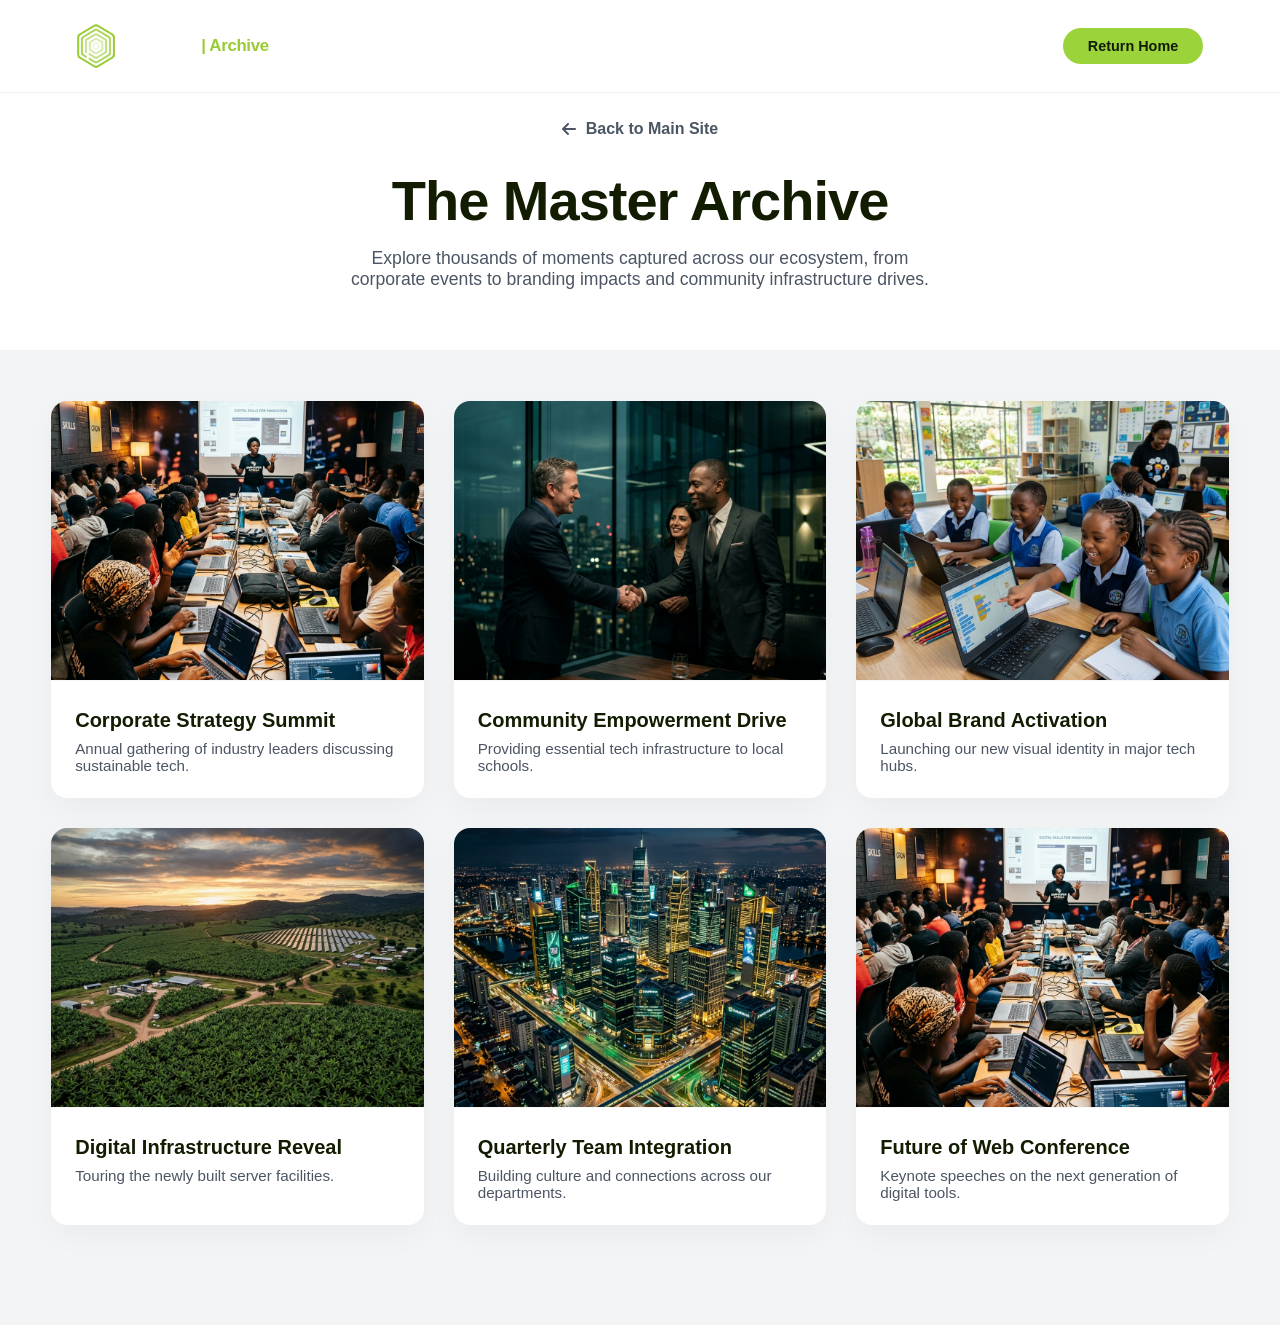
<file: gallery.html>
<!DOCTYPE html>
<html lang="en">
<head>
    <meta charset="UTF-8">
    <meta name="viewport" content="width=device-width, initial-scale=1.0">
    <meta name="description" content="ProHive Master Archive - Explore our curated visual ecosystem of corporate events, community drives, and branding impact.">
    <meta name="keywords" content="ProHive Archive, Gallery, Corporate Events, Community Strategy, Tech Connectivity">
    <meta name="author" content="ProHive">
    <title>Master Archive | ProHive</title>
    
    <!-- Preconnect for performance -->
    <link rel="preconnect" href="https://api.fontshare.com">
    <link rel="preconnect" href="https://cdnjs.cloudflare.com">

    <link href="https://api.fontshare.com/v2/css?f[]=general-sans@400,500,600,700&display=swap" rel="stylesheet">
    <link rel="stylesheet" href="https://cdnjs.cloudflare.com/ajax/libs/font-awesome/6.6.0/css/all.min.css">
    
    <!-- Connect to global light theme styles -->
    <link rel="stylesheet" href="style.css">

    <style>
        /* Specific Gallery Page Overrides */
        body {
            background-color: var(--color-light-bg);
            color: var(--color-dark-green);
        }

        .archive-header-wrapper {
            padding: 120px 5% 60px;
            text-align: center;
            background: var(--color-white);
            border-bottom: 1px solid rgba(0,0,0,0.05);
            margin-bottom: 50px;
        }

        .back-btn {
            display: inline-flex;
            align-items: center;
            gap: 10px;
            color: var(--color-gray-text);
            font-weight: 600;
            margin-bottom: 30px;
            transition: color 0.3s ease;
        }

        .back-btn:hover {
            color: var(--accent-primary);
        }

        .archive-header-wrapper h1 {
            font-size: 3.5rem;
            font-weight: 700;
            color: var(--color-dark-green);
            letter-spacing: -1px;
            margin-bottom: 15px;
        }

        .archive-header-wrapper p {
            font-size: 1.1rem;
            color: var(--color-gray-text);
            max-width: 600px;
            margin: 0 auto;
        }

        /* Pamtech-style clean masonry grid */
        .archive-grid {
            max-width: 1400px;
            margin: 0 auto 100px;
            padding: 0 4%;
            display: grid;
            grid-template-columns: repeat(auto-fill, minmax(350px, 1fr));
            gap: 30px;
        }

        .archive-card {
            background: var(--color-white);
            border-radius: 16px;
            overflow: hidden;
            box-shadow: 0 10px 30px rgba(0,0,0,0.04);
            transition: transform 0.4s ease, box-shadow 0.4s ease;
            cursor: pointer;
        }

        .archive-card:hover {
            transform: translateY(-8px);
            box-shadow: 0 20px 40px rgba(0,0,0,0.08);
        }

        .archive-card img {
            width: 100%;
            height: 280px;
            object-fit: cover;
            border-bottom: 1px solid rgba(0,0,0,0.03);
            transition: transform 0.6s ease;
        }

        .archive-card:hover img {
            transform: scale(1.03);
        }

        .archive-card-content {
            padding: 24px;
        }

        .archive-card-content h3 {
            font-size: 1.25rem;
            color: var(--color-dark-green);
            margin-bottom: 8px;
            font-weight: 600;
        }

        .archive-card-content p {
            font-size: 0.95rem;
            color: var(--color-gray-text);
        }

        .image-wrapper {
            overflow: hidden;
        }
    </style>
</head>
<body>

    <header class="navbar-header" style="background: rgba(255,255,255,0.9); border-bottom: 1px solid rgba(0,0,0,0.05);">
        <div class="logo"><img src="logos/ProHive Global Solutions Ltd Logo DP 3_png 2.png" alt="ProHive" class="nav-logo-icon"> <span class="header-sub-brand">| Archive</span></div>
        <a href="index.html" class="btn-primary" style="padding: 10px 25px; font-size: 0.9rem;">Return Home</a>
    </header>

    <main>
        <section class="archive-header-wrapper">
            <a href="index.html" class="back-btn"><i class="fa-solid fa-arrow-left"></i> Back to Main Site</a>
            <h1>The Master Archive</h1>
            <p>Explore thousands of moments captured across our ecosystem, from corporate events to branding impacts and community infrastructure drives.</p>
        </section>

        <section class="archive-grid">
            <!-- Generate multiple archive cards as placeholders for thousands of images -->
            <div class="archive-card scroll-reveal-engine">
                <div class="image-wrapper"><img src="images/hero-slide-4.png" alt="Corporate Strategy" loading="lazy"></div>
                <div class="archive-card-content">
                    <h3>Corporate Strategy Summit</h3>
                    <p>Annual gathering of industry leaders discussing sustainable tech.</p>
                </div>
            </div>

            <div class="archive-card scroll-reveal-engine">
                <div class="image-wrapper"><img src="images/hero-slide-5.png" alt="Community Drive" loading="lazy"></div>
                <div class="archive-card-content">
                    <h3>Community Empowerment Drive</h3>
                    <p>Providing essential tech infrastructure to local schools.</p>
                </div>
            </div>

            <div class="archive-card scroll-reveal-engine">
                <div class="image-wrapper"><img src="images/hero-slide-3.png" alt="Brand Activation" loading="lazy"></div>
                <div class="archive-card-content">
                    <h3>Global Brand Activation</h3>
                    <p>Launching our new visual identity in major tech hubs.</p>
                </div>
            </div>

            <div class="archive-card scroll-reveal-engine">
                <div class="image-wrapper"><img src="images/hero-slide-6.png" alt="Infrastructure" loading="lazy"></div>
                <div class="archive-card-content">
                    <h3>Digital Infrastructure Reveal</h3>
                    <p>Touring the newly built server facilities.</p>
                </div>
            </div>

            <div class="archive-card scroll-reveal-engine">
                <div class="image-wrapper"><img src="images/hero-slide-7.png" alt="Team Building" loading="lazy"></div>
                <div class="archive-card-content">
                    <h3>Quarterly Team Integration</h3>
                    <p>Building culture and connections across our departments.</p>
                </div>
            </div>

            <div class="archive-card scroll-reveal-engine">
                <div class="image-wrapper"><img src="images/hero-slide-4.png" alt="Tech Conference" loading="lazy"></div>
                <div class="archive-card-content">
                    <h3>Future of Web Conference</h3>
                    <p>Keynote speeches on the next generation of digital tools.</p>
                </div>
            </div>

            <!-- More placeholders can be dynamically added here -->
        </section>
    </main>

    <!-- Essential Scripts for Animations -->
    <script src="script.js" defer></script>
</body>
</html>
</file>
<file: style.css>
/* --- Core Design Variable Configurations --- */
:root {
    --color-dark-green: #111C01;
    --color-mid-green: #3D5E08;
    --color-green-leaf: #649120;
    --color-lime-bright: #99CC33;
    --color-lime-pale: #DEFAA5;
    --color-off-white: #FDFFEB;
    
    --color-light-bg: #F3F4F6;
    --color-white: #FFFFFF;
    --color-gray-text: #4B5563;
    --bg-deep-dark: #111C01;
    
    /* FLIPPED TO LIGHT MODE */
    --bg-primary: var(--color-light-bg);
    --text-primary: var(--color-dark-green);
    --text-secondary: var(--color-gray-text);
    --accent-primary: var(--color-lime-bright);
    
    --font-family-main: 'General Sans', sans-serif;
}

/* --- Global Elements Resets --- */
* {
    margin: 0;
    padding: 0;
    box-sizing: border-box;
}

body {
    font-family: var(--font-family-main);
    background-color: var(--bg-primary);
    color: var(--text-primary);
    overflow-x: hidden;
    min-height: 100vh;
}

a {
    text-decoration: none;
    color: inherit;
    transition: all 0.3s ease;
}

ul {
    list-style: none;
}

/* --- Canvas is removed. Hero uses image background. --- */

/* Hero uses image background — no animated bg orbs */
/* =========================================================================
   🌐 NAVIGATION & HEADER CONTAINER ALIGNMENT FIXED
   ========================================================================= */
header, .nav-wrapper {
    display: flex;
    justify-content: space-between;
    align-items: center;
    padding: 1.5rem 6%;
    width: 100%;
    position: fixed;
    top: 0;
    left: 0;
    z-index: 1000;
    /* Smooth slide up/down + style transition */
    transition: transform 0.4s cubic-bezier(0.25, 1, 0.5, 1),
                padding 0.35s ease,
                background 0.35s ease,
                box-shadow 0.35s ease;
    background: transparent;
}

/* ── Scrolled state: transparent glass pill bar ── */
.navbar-scrolled {
    padding: 0.85rem 6%;
    background: rgba(17, 28, 1, 0.55) !important;
    backdrop-filter: blur(15px);
    -webkit-backdrop-filter: blur(15px);
    box-shadow: 0 10px 30px rgba(0, 0, 0, 0.2);
    border-bottom: 1px solid rgba(153, 204, 51, 0.15);
}

/* Scrolled links stay readable on transparent dark glass */
.navbar-scrolled .logo {
    color: #FFFFFF !important;
}

.navbar-scrolled nav a {
    color: rgba(255, 255, 255, 0.9) !important;
    opacity: 0.9;
}

.navbar-scrolled nav a:hover {
    color: #99CC33 !important;
    opacity: 1;
}

/* ── Hide on scroll-down, reveal on scroll-up ── */
.navbar-hidden {
    transform: translateY(-110%) !important;
}

/* Ensure the floating nav pill menu links blend cleanly */
/* Clean transparent header menu container */
.nav-pill-menu {
    display: flex;
    align-items: center;
    gap: 1.5rem;
    background: transparent;
    padding: 0;
}


/* =========================================================================
   🎯 PREMIUM CTA BUTTON DESIGNS (MATCHING YOUR SPEC IMAGES)
   ========================================================================= */

/* Base Global Setup for Lime Utility Buttons */
.btn-primary, .contact-btn, .ecosystem-btn {
    font-family: inherit;
    font-weight: 700; /* Force bold typography as seen in your spec specs */
    font-size: 1rem;
    color: #111b05; /* Deep contrast dark green/black */
    background-color: #9bd33b; /* Vibrant lime accent */
    border: none;
    border-radius: 100px;
    padding: 0.75rem 1.75rem;
    display: inline-flex;
    align-items: center;
    justify-content: center;
    gap: 0.75rem; /* Precise spacing between text labels and icon elements */
    cursor: pointer;
    transition: all 0.3s cubic-bezier(0.25, 0.8, 0.25, 1);
    text-decoration: none;
}

.btn-primary:hover, .contact-btn:hover {
    background-color: #aae04a;
    transform: translateY(-2px);
    box-shadow: 0 8px 20px rgba(155, 211, 59, 0.25);
}

/* ➡️ The Circular Icon Wrapper for "Book a Free Consultation" */
.btn-circle-icon {
    display: flex;
    align-items: center;
    justify-content: center;
    width: 32px;
    height: 32px;
    background-color: #111b05;
    color: #9bd33b;
    border-radius: 50%;
    font-size: 10rem;
    transition: transform 0.3s ease;
}

.btn-primary:hover .btn-circle-icon {
    transform: translateX(4px); /* Make the arrow subtly jump forward on hover */
}

/* 🗺️ Global Smooth Scroll Offset Adjustment */
html {
    scroll-behavior: smooth;
    /* Prevents your header from overlapping your section titles when jumping via menu links */
    scroll-padding-top: 100px; 
}

.logo {
    font-size: 1.15rem;
    font-weight: 700;
    letter-spacing: -0.3px;
    background: transparent !important; /* Transparent background */
    border: none !important; /* No border box */
    padding: 0 !important;
    border-radius: 0 !important;
    box-shadow: none !important;
    display: inline-flex;
    align-items: center;
    gap: 8px;
    color: #FFFFFF !important;
    transition: all 0.3s ease;
    height: auto;
}

.logo .header-sub-brand {
    color: #99CC33;
    font-weight: 600;
    font-size: 1.05rem;
    margin-left: 4px;
}

.nav-logo-icon {
    height: 44px; /* Increased icon height for clear visibility */
    width: auto;
    object-fit: contain;
    display: block;
    flex-shrink: 0;
}

nav ul {
    display: flex;
    gap: 30px;
    background: transparent;
    padding: 0;
    border-radius: 0;
    border: none;
    box-shadow: none;
    backdrop-filter: none;
}

nav a {
    font-size: 0.95rem;
    font-weight: 600;
    color: rgba(255, 255, 255, 0.9);
    transition: color 0.3s ease;
}

nav a:hover {
    color: var(--accent-primary);
}

.btn-solid-header {
    background-color: var(--accent-primary);
    color: var(--color-dark-green);
    padding: 10px 25px;
    border-radius: 25px;
    font-weight: 700;
    font-size: 0.95rem;
    transition: all 0.3s ease;
    display: inline-flex;
    align-items: center;
    gap: 8px;
    white-space: nowrap;
}

.btn-solid-header:hover {
    background-color: #aae04a;
    box-shadow: 0 0 15px rgba(153, 204, 51, 0.5);
    transform: translateY(-2px);
}





/* the hero section */




/* --- The Bounded Hero Section Layout --- */
.hero {
    display: flex;
    justify-content: center;
    align-items: center;
    min-height: 100vh;
    padding: 100px 10% 0;
    text-align: center;
    position: relative;
    overflow: hidden;
    isolation: isolate;
    z-index: 10;
}

/* =========================================================================
   🌄 HERO SLIDESHOW — 7 Slides, Auto Cross-fade + Ken Burns Zoom
   ========================================================================= */

/* Slideshow container fills entire hero */
.hero-slideshow {
    position: absolute;
    inset: 0;
    z-index: 1;
    overflow: hidden;
}

/* Each slide - modified to slide instead of zooming */
.hero-slide {
    position: absolute;
    inset: 0;
    background-size: cover;
    background-position: center center;
    background-repeat: no-repeat;
    opacity: 0;
    transform: translateX(100%);
    transition: transform 0.8s cubic-bezier(0.25, 1, 0.5, 1), opacity 0.8s ease-in-out;
    will-change: transform, opacity;
}

/* Active slide is fully visible + slides into center */
.hero-slide.active {
    opacity: 1;
    transform: translateX(0);
}

/* Fade-out slide (previous one) stays visible a moment during cross-fade */
.hero-slide.prev {
    transform: translateX(-100%);
    opacity: 0;
}

/* Rich gradient overlay — darkened slightly to make subtitle text stand out clearly */
.hero-overlay {
    position: absolute;
    inset: 0;
    background:
        linear-gradient(180deg, rgba(0, 0, 0, 0.55) 0%, rgba(0, 0, 0, 0.25) 40%, rgba(0, 0, 0, 0.65) 100%),
        radial-gradient(ellipse at 50% 50%, rgba(153, 204, 51, 0.1) 0%, transparent 70%);
    z-index: 2;
}

/* Slide progress indicator dots */
.hero-dots {
    position: absolute;
    bottom: 36px;
    left: 50%;
    transform: translateX(-50%);
    display: flex;
    gap: 10px;
    z-index: 10;
}

.hero-dot {
    width: 8px;
    height: 8px;
    border-radius: 50%;
    background: rgba(255, 255, 255, 0.3);
    border: 1px solid rgba(255, 255, 255, 0.5);
    cursor: pointer;
    transition: all 0.4s ease;
    display: block;
}

.hero-dot.active {
    background: #99CC33;
    border-color: #99CC33;
    width: 24px;
    border-radius: 4px;
    box-shadow: 0 0 10px rgba(153, 204, 51, 0.7);
}

/* =========================================================================
   🖼️ SECTION BACKGROUND IMAGES — Other sections beyond hero
   ========================================================================= */

/* Shared base for all section bg images */
.section-bg-img {
    position: absolute;
    inset: 0;
    background-size: cover;
    background-position: center center;
    background-repeat: no-repeat;
    opacity: 0.07;
    z-index: 0;
    pointer-events: none;
    mix-blend-mode: luminosity;
}

/* Ecosystem section — use the city/tech slide */
.ecosystem-bg-img {
    background-image: url('images/hero-slide-7.png');
    opacity: 0.12;
    mix-blend-mode: overlay;
}

/* Impact/metrics section — use the partnership slide */
.impact-bg-img {
    background-image: url('images/hero-slide-5.png');
    opacity: 0.08;
    mix-blend-mode: overlay;
}

/* About section bg slides already use overlay — ensure they show */
.bg-slide.slide-1 {
    background-image: url('images/hero-slide-3.png');
}
.bg-slide.slide-2 {
    background-image: url('images/hero-slide-4.png');
    animation-delay: 8s;
}

.hero-content {
    display: flex;
    flex-direction: column;
    align-items: center;
    gap: 25px;
    position: relative;
    z-index: 5; 
}

.hero-content h1 {
    font-size: 3rem;
    font-weight: 600;
    line-height: 1.15;
    letter-spacing: -0.5px;
    color: var(--color-off-white);
    text-shadow: 0 2px 30px rgba(0,0,0,0.5);
}

.hero-content p {
    font-size: 1.4rem;
    color: #FFFFFF;
    font-weight: 500;
    line-height: 1.6;
    max-width: 650px;
    text-shadow: 0 2px 15px rgba(0, 0, 0, 0.8), 0 0 5px rgba(0, 0, 0, 0.5);
}

.cta-button {
    background-color: var(--accent-primary);
    color: var(--color-dark-green);
    padding: 15px 35px;
    border-radius: 30px;
    font-weight: 600;
    font-size: 1rem;
    margin-top: 15px;
    display: flex;
    align-items: center;
    gap: 10px;
}

.cta-button .icon-arrow {
    font-size: 0.9rem;
    transition: transform 0.3s ease;
}

.cta-button:hover .icon-arrow {
    transform: translate(3px, -3px);
}

.cta-button:hover {
    box-shadow: 0 0 20px rgba(153, 204, 51, 0.6);
}

/* --- Social Icons Sidebar Layout --- */
.social-sidebar {
    position: fixed;
    right: 30px;
    top: 50%;
    transform: translateY(-50%);
    display: flex;
    flex-direction: column;
    gap: 15px;
    z-index: 90;
}

.social-icon {
    width: 46px;
    height: 46px;
    /* Fully transparent — works on any section background */
    background-color: transparent;
    border: 1.5px solid rgba(153, 204, 51, 0.5);
    border-radius: 50%;
    display: flex;
    justify-content: center;
    align-items: center;
    backdrop-filter: blur(6px);
    -webkit-backdrop-filter: blur(6px);
    box-shadow: none;
    transition: all 0.32s cubic-bezier(0.165, 0.84, 0.44, 1);
}

.social-icon i {
    font-size: 1.1rem;
    color: #99CC33; /* Lime green icons — visible on both light and dark */
    transition: all 0.3s ease;
}

.social-icon:hover {
    border-color: var(--accent-primary);
    background-color: rgba(153, 204, 51, 0.15);
    transform: translateX(-5px) scale(1.08);
    box-shadow: 0 0 20px rgba(153, 204, 51, 0.3);
}

.social-icon:hover i {
    color: #DEFAA5;
}

/* --- Responsive Media Viewport Breaks --- */
@media (max-width: 1024px) {
    header { padding: 15px 25px; }
    .hero-content h1 { font-size: 2.6rem; }
    .social-sidebar { right: 15px; }
}

@media (max-width: 768px) {
    header { flex-direction: column; gap: 15px; padding: 15px; position: absolute;}
    nav ul { gap: 15px; padding: 10px 15px; font-size: 0.8rem;}
    .hero-content h1 { font-size: 2rem; }
    .hero-content p { font-size: 1.15rem; text-align: center; }
    .social-sidebar { flex-direction: row; position: static; transform: none; margin-top: 30px; justify-content: center; width: 100%; gap: 20px;}
    .hero { flex-direction: column; padding-bottom: 50px;}
}





















/* =========================================================================
   🌲 FULL UNIFIED ABOUT US SECTION & COMPONENT SUITE WITH FX LAYER
   ========================================================================= */

/* --- Safe Stacking Isolation Layer & Sliding Background Slider --- */
.about-section {
    padding: 100px 0;
    position: relative;
    background-color: #0d1a02; /* Dark green background restored */
    overflow: hidden;
    margin: 0; 
    width: 100%;
    box-sizing: border-box;
    isolation: isolate; 
}

/* Background Slider Configuration */
.about-bg-slider {
    position: absolute;
    top: 0;
    left: 0;
    width: 100%;
    height: 100%;
    z-index: -1;
    pointer-events: none;
}

.bg-slide {
    position: absolute;
    top: 0;
    left: 0;
    width: 100%;
    height: 100%;
    background-size: cover;
    background-position: center;
    background-repeat: no-repeat;
    opacity: 0;
    animation: slideFadeShow 16s infinite ease-in-out;
    mix-blend-mode: overlay; 
}

/* bg slides — subtle overlay, no external images needed */
.bg-slide.slide-1 {
    background: linear-gradient(135deg, rgba(153, 204, 51, 0.05), rgba(17, 28, 1, 0.04));
}
.bg-slide.slide-2 {
    background: linear-gradient(225deg, rgba(100, 145, 32, 0.06), transparent);
    animation-delay: 8s;
}

@keyframes slideFadeShow {
    0%, 100% { opacity: 0; transform: scale(1.02); }
    12.5%, 37.5% { opacity: 0.15; transform: scale(1.05); } 
    50% { opacity: 0; transform: scale(1.08); }
}

.about-container {
    max-width: 1200px;
    margin: 0 auto;
    padding: 0 20px;
    box-sizing: border-box;
}

/* --- Section Header --- */
.section-header { text-align: center; max-width: 750px; margin: 0 auto 60px; }
.section-header h2 { font-size: 2rem; font-weight: 600; color: #DEFAA5; margin-bottom: 20px; }
.section-header p { font-size: 1.1rem; color: rgba(255,255,255,0.75); line-height: 1.7; }

/* --- Safe Liquid Glass Grid System --- */
.pillars-grid {
    display: grid;
    grid-template-columns: repeat(3, 1fr);
    gap: 25px;
    margin-bottom: 70px;
}

.pillar-card {
    padding: 35px 25px;
}

.liquid-card {
    background: rgba(255, 255, 255, 0.04); /* Dark glass card */
    border: 1px solid rgba(153, 204, 51, 0.12);
    border-radius: 24px;
    backdrop-filter: blur(16px);
    -webkit-backdrop-filter: blur(16px);
    box-shadow: 0 10px 30px rgba(0, 0, 0, 0.25);
    position: relative;
    overflow: hidden;
    transform: translateZ(0); 
    transition: transform 0.5s cubic-bezier(0.25, 1, 0.5, 1), 
                border-color 0.4s ease, 
                box-shadow 0.4s ease;
}

.water-shimmer {
    position: absolute;
    top: 0;
    left: 0;
    width: 100%;
    height: 100%;
    background: radial-gradient(circle at var(--mouse-x, 50%) var(--mouse-y, 50%), rgba(153, 204, 51, 0.12) 0%, transparent 60%);
    pointer-events: none;
    opacity: 0;
    transition: opacity 0.4s ease;
}

.liquid-card:hover .water-shimmer { opacity: 1; }

.liquid-card:hover {
    border-color: rgba(153, 204, 51, 0.4);
    box-shadow: 0 20px 40px rgba(0, 0, 0, 0.4),
                0 0 25px rgba(153, 204, 51, 0.15);
    transform: translateY(-2px);
}

/* Icon + heading on same row */
.pillar-card-header {
    display: flex;
    align-items: center;
    gap: 15px;
    margin-bottom: 16px;
}

.pillar-card-header .icon-box {
    margin-bottom: 0;
    flex-shrink: 0;
}

.icon-box {
    width: 60px;
    height: 60px;
    background: rgba(153, 204, 51, 0.08);
    border-radius: 14px;
    display: flex;
    align-items: center;
    justify-content: center;
    margin-bottom: 25px;
    transition: all 0.3s ease;
}
.icon-box i { color: #99CC33; font-size: 1.7rem; }

.liquid-card:hover .icon-box { background: #99CC33; }
.liquid-card:hover .icon-box i { color: #111C01; }

.pillar-card h3 { font-size: 1.15rem; font-weight: 500; margin-bottom: 0; color: #DEFAA5; line-height: 1.4; }
.pillar-card p { font-size: 1.05rem; color: rgba(255,255,255,0.75); line-height: 1.6; }

/* Evolution Info box mapping styling */
.evolution-box {
    padding: 40px;
    display: grid;
    grid-template-columns: 1.2fr 0.8fr;
    gap: 40px;
    align-items: center;
    margin-bottom: 80px;
    box-sizing: border-box;
}
.story-text p { font-size: 1.15rem; line-height: 1.6; color: rgba(255,255,255,0.8); }
.metrics-container { display: flex; justify-content: space-between; gap: 20px; }
.metric-item { text-align: center; flex: 1; }
.metric-item .number { display: block; font-size: 2.2rem; font-weight: 700; color: #99CC33; }
.metric-item .label { font-size: 0.85rem; color: #DEFAA5; font-weight: 600; text-transform: uppercase; margin-top: 5px; display: block; text-align: center; letter-spacing: 1px; }


/* =========================================================================
   💎 MONUMENTAL BRAND SCROLL TRACK (WHITE/GREEN HIGH-CONTRAST MIX)
   ========================================================================= */
/* Partners / trusted logos — dedicated white section */
.partners-section {
    background: #FFFFFF;
    padding: 60px 0 40px;
    width: 100%;
    overflow: hidden;
}

.trusted-title { text-align: center; margin-bottom: 45px; }
.trusted-title h4 { font-size: 1.1rem; font-weight: 700; text-transform: uppercase; letter-spacing: 3px; color: #3A6200; }

.marquee-wrapper {
    width: 100%;
    overflow: hidden;
    background: #FFFFFF;
    border-top: none;
    border-bottom: none;
    padding: 20px 0 0;
    box-sizing: border-box;
    box-shadow: none;
}

.marquee-track { 
    display: flex; 
    width: max-content; 
    animation: scrollMarquee 60s linear infinite; /* Slowed down animation speed as requested */
    align-items: center; 
}

.marquee-wrapper:hover .marquee-track { animation-play-state: paused; }

.marquee-item { 
    display: flex; 
    align-items: center; 
    justify-content: center;
    margin-right: 100px; 
    opacity: 0.9;
    transition: transform 0.4s cubic-bezier(0.165, 0.84, 0.44, 1), opacity 0.4s ease, filter 0.4s ease;
}

/* MONUMENTAL RASTER IMAGES — Scaled up for strong brand visibility */
.brand-logo-img { 
    height: 65px; /* Increased from 38px for bold visibility */
    width: auto;
    max-width: 220px; /* Increased from 140px */
    object-fit: contain; 
    flex-shrink: 0;
    filter: brightness(1) contrast(1) saturate(1);
    transition: filter 0.4s ease;
}

.marquee-item:hover { 
    opacity: 1; 
    transform: scale(1.08);
}

/* Access Bank — Hero Balance over White Canvas */
.marquee-item.access-bank-logo {
    opacity: 1;
}
.marquee-item.access-bank-logo .brand-logo-img {
    height: 82px; /* Increased from 52px */
    max-width: 250px;
    filter: drop-shadow(0 4px 15px rgba(153, 204, 51, 0.4));
}

@keyframes scrollMarquee {
    0% { transform: translateX(0); }
    100% { transform: translateX(calc(-100% / 2)); }
}

/* --- Responsiveness Layout Adjustments --- */
@media (max-width: 1024px) { 
    .pillars-grid { grid-template-columns: repeat(2, 1fr); } 
    .evolution-box { grid-template-columns: 1fr; padding: 25px; } 
    .brand-logo-img { height: 50px; max-width: 170px; }
    .marquee-item.access-bank-logo .brand-logo-img { height: 65px; }
}

@media (max-width: 768px) { 
    .about-section { padding: 60px 0; }
    .pillars-grid { grid-template-columns: 1fr; } 
    .metrics-container { flex-direction: column; gap: 20px; } 
    .partners-section { padding: 40px 0 30px; }
    .marquee-wrapper { padding: 10px 0 0; }
    .brand-logo-img { height: 42px; max-width: 140px; }
    .marquee-item.access-bank-logo .brand-logo-img { height: 54px; }
    .marquee-item { margin-right: 60px; }
}

/* Redundant scroll style removed, unified at line 73 */









/* ecosystem overview */

/* --- Ecosystem Core Variables & Isolation --- */
.ecosystem-section {
    padding: 100px 0;
    position: relative;
    background-color: var(--color-dark-green); /* Reverted to green dark background */
    overflow: hidden;
    isolation: isolate;
}

.ecosystem-container {
    max-width: 1200px;
    margin: 0 auto;
    padding: 0 24px;
}

/* Hive Background Ambients */
.hive-node {
    position: absolute;
    border-radius: 50%;
    filter: blur(100px);
    z-index: -1;
    opacity: 0.25;
    pointer-events: none;
}
.glow-1 { width: 500px; height: 500px; top: -5%; right: -10%; background: rgba(153, 204, 51, 0.2); }
.glow-2 { width: 400px; height: 400px; bottom: 10%; left: -5%; background: rgba(153, 204, 51, 0.1); }

/* --- Header & Mission Panel --- */
.ecosystem-header {
    margin-bottom: 70px;
}

.ecosystem-header .sub-tag {
    display: block;
    font-size: 0.85rem;
    text-transform: uppercase;
    letter-spacing: 3px;
    color: #99CC33;
    font-weight: 600;
    margin-bottom: 12px;
    text-align: center;
}

.ecosystem-header h2 {
    font-size: 2.4rem;
    font-weight: 500;
    color: #FDFFEB;
    letter-spacing: -0.5px;
    text-align: center;
    margin-bottom: 45px;
}



.vision-mission-box {
    display: flex;
    flex-direction: column; /* Stacks cards cleanly underneath each other */
    gap: 30px;
    background: rgba(255, 255, 255, 0.03); /* Glass style */
    border: 1px solid rgba(255, 255, 255, 0.06);
    box-shadow: 0 20px 50px rgba(0, 0, 0, 0.3);
    padding: 40px;
    border-radius: 24px;
    
    /* Centers the panel and prevents it from stretching too wide on huge screens */
    max-width: 900px; 
    margin: 0 auto;
}

/* Adds a fine visual separation border line between the two sections */
.vm-card:not(:last-child) {
    border-bottom: 1px solid rgba(255, 255, 255, 0.08);
    padding-bottom: 25px;
}

.vm-card {
    display: flex;
    gap: 20px;
    align-items: flex-start;
}

.vm-icon {
    width: 55px;
    height: 55px;
    background: rgba(153, 204, 51, 0.1);
    border-radius: 14px;
    display: flex;
    align-items: center;
    justify-content: center;
    flex-shrink: 0;
}

.vm-icon i { color: #99CC33; font-size: 1.5rem; }
.vm-card h4 { font-size: 1.15rem; color: #FDFFEB; margin-bottom: 8px; font-weight: 600; }
.vm-card p { font-size: 0.95rem; color: #DEFAA5; line-height: 1.5; opacity: 0.8; }

/* --- Ecosystem Asymmetric Pod Layout --- */
.ecosystem-grid {
    display: grid;
    grid-template-columns: repeat(6, 1fr);
    gap: 30px;
}

/* Modern Asymmetric Spans */
.pod-brandit { grid-column: span 3; }
.pod-academy { grid-column: span 3; }
.pod-digital { grid-column: span 2; }
.pod-agro { grid-column: span 2; }
.pod-foundation { grid-column: span 2; }

/* Pure Glass Pod Architecture */
.eco-pod {
    background: rgba(17, 28, 1, 0.35); /* Reverted to glassmorphism */
    border: 1px solid rgba(255, 255, 255, 0.06);
    border-radius: 28px;
    padding: 40px 35px;
    position: relative;
    overflow: hidden;
    display: flex;
    flex-direction: column;
    justify-content: space-between;
    box-shadow: 0 20px 50px rgba(0,0,0,0.4);
    transition: all 0.4s cubic-bezier(0.16, 1, 0.3, 1);
}

.pod-shimmer {
    position: absolute;
    inset: 0;
    background: linear-gradient(135deg, rgba(255,255,255,0.03) 0%, transparent 60%);
    pointer-events: none;
}

.eco-pod:hover {
    transform: translateY(-5px);
    background: rgba(17, 28, 1, 0.5);
    border-color: rgba(153, 204, 51, 0.3);
    box-shadow: 0 30px 60px rgba(0,0,0,0.5), 0 0 30px rgba(153, 204, 51, 0.05);
}

/* Card Elements styling */
.pod-badge {
    display: inline-block;
    background: rgba(255, 255, 255, 0.04);
    border: 1px solid rgba(255, 255, 255, 0.08);
    border-radius: 30px;
    font-size: 0.75rem;
    font-weight: 600;
    color: #DEFAA5;
    text-transform: uppercase;
    letter-spacing: 1px;
    padding: 8px 18px;
    margin-bottom: 20px;
}

.eco-pod h3 {
    font-size: 1.4rem;
    font-weight: 500;
    color: #FDFFEB;
    letter-spacing: 0;
    margin-bottom: 4px;
}

.pod-tagline {
    display: block;
    font-size: 0.85rem;
    color: #99CC33;
    font-weight: 500;
    margin-bottom: 20px;
}

.pod-desc {
    font-size: 0.95rem;
    line-height: 1.6;
    color: #DEFAA5;
    opacity: 0.85;
    margin-bottom: 30px;
}

/* Bullet list systems layout */
.pod-features {
    list-style: none;
    margin-bottom: 35px;
}

.pod-features li {
    display: flex;
    align-items: flex-start;
    gap: 12px;
    font-size: 0.9rem;
    color: #FDFFEB;
    margin-bottom: 14px;
    line-height: 1.4;
    opacity: 0.9;
}

.pod-features li i {
    color: #99CC33;
    margin-top: 3px;
    font-size: 1.15rem;
    flex-shrink: 0;
}

/* Agro-specific tag layout boxes */
.pod-tags-wrapper {
    display: flex;
    flex-wrap: wrap;
    gap: 10px;
    margin-top: auto;
    margin-bottom: 45px;
}
.mini-tag {
    background: rgba(153, 204, 51, 0.05);
    border: 1px solid rgba(153, 204, 51, 0.15);
    padding: 6px 12px;
    border-radius: 10px;
    font-size: 0.8rem;
    color: #DEFAA5;
}

/* --- Action Control CTA System --- */
.eco-cta {
    display: flex;
    align-items: center;
    justify-content: space-between;
    width: 100%;
    padding: 16px 24px;
    background: rgba(255, 255, 255, 0.03);
    border: 1px solid rgba(255, 255, 255, 0.08);
    border-radius: 16px;
    color: #FDFFEB;
    font-weight: 600;
    font-size: 0.95rem;
    transition: all 0.3s ease;
    margin-top: auto;
}

.eco-cta i {
    transition: transform 0.3s ease;
    font-size: 0.9rem;
}

.eco-cta:hover {
    background: var(--accent-primary);
    border-color: var(--accent-primary);
    color: #111C01;
}

.eco-cta:hover i {
    transform: translateX(4px);
}

/* High Visibility Attention Grabbing Call to Action Override (For BrandiTPro) */
.eco-cta.cta-attention {
    background: #99CC33;
    border-color: #99CC33;
    color: #070D01;
    box-shadow: 0 10px 25px rgba(153, 204, 51, 0.25);
}

.eco-cta.cta-attention:hover {
    background: #FDFFEB;
    border-color: #FDFFEB;
    box-shadow: 0 15px 30px rgba(255, 255, 255, 0.2);
}

/* --- Responsive Layout Breaks --- */
@media (max-width: 1100px) {
    .pod-brandit, .pod-academy { grid-column: span 3; }
    .pod-digital, .pod-agro, .pod-foundation { grid-column: span 3; }
}

@media (max-width: 850px) {
    .vision-mission-box { grid-template-columns: 1fr; }
    .ecosystem-grid { grid-template-columns: 1fr; }
    .pod-brandit, .pod-academy, .pod-digital, .pod-agro, .pod-foundation { grid-column: span 1; }
    .ecosystem-header h2 { font-size: 2.3rem; }
}










/* =========================================================================
   1. MAIN SECTION CANVAS (Deep, Fathoming Ecosystem Theme)
   ========================================================================= */
.impact-section-unique {
    padding: 100px 0;
    position: relative;
    background-color: #0d1a02; /* Dark background as requested */
    overflow: hidden;
    isolation: isolate;
}

/* Updated abstract digital-network image layered subtly over the dark base */
.impact-bg-overlay-unique {
    position: absolute;
    inset: 0;
    background-image: url('images/Navigating the World of Trading_ Tips for New Investors.jpg');
    background-size: cover;
    background-position: center;
    opacity: 0.05; 
    z-index: -2;
    pointer-events: none;
} 

/* Secondary procedural background styling: Ambient Neon-Green Backlight */
.impact-section-unique::after {
    content: '';
    position: absolute;
    width: 700px;
    height: 700px;
    background: radial-gradient(circle, rgba(153, 204, 51, 0.14) 0%, transparent 70%);
    bottom: -200px;
    right: -100px;
    z-index: -1;
    pointer-events: none;
    filter: blur(30px);
}

.impact-container-unique {
    max-width: 1200px;
    margin: 0 auto;
    padding: 0 24px;
}

/* =========================================================================
   2. TYPOGRAPHY & HEADERS (Calibrated for Dark Background Contrast)
   ========================================================================= */
.impact-header-unique {
    text-align: center;
    margin-bottom: 60px;
}

.impact-sub-unique {
    font-size: 0.9rem;
    text-transform: uppercase;
    letter-spacing: 3px;
    color: #99CC33; /* Vibrant lime accent color */
    font-weight: 700;
    display: inline-block;
    margin-bottom: 12px;
    text-shadow: 0 0 10px rgba(153, 204, 51, 0.3);
}

.impact-header-unique h2 {
    font-size: 2rem;
    color: #DEFAA5; /* Light text for dark background */
    font-weight: 600;
    letter-spacing: -0.3px;
}

/* Flexible Grid Dashboard Layout */
.impact-wrapper-unique {
    display: grid;
    grid-template-columns: 1.1fr 0.9fr;
    gap: 40px;
    align-items: start;
}

/* =========================================================================
   3. LEFT SIDE: TRANSLUCENT FROSTED DARK PODS
   ========================================================================= */
.metrics-grid-unique {
    display: grid;
    grid-template-columns: repeat(2, 1fr);
    gap: 20px;
}

.metric-pod-unique {
    /* Premium dark frosted-glass overlay */
    background: rgba(255, 255, 255, 0.04); 
    border: 1px solid rgba(153, 204, 51, 0.12);
    border-top: 3px solid #99CC33; /* Strong top lime border anchor */
    padding: 40px 30px;
    border-radius: 24px;
    position: relative;
    overflow: hidden;
    box-shadow: 0 10px 30px rgba(0, 0, 0, 0.05);
}

.full-width-pod-unique {
    grid-column: 1 / span 2;
    width: 100%;
}

.pod-glow-unique {
    position: absolute;
    inset: 0;
    background: radial-gradient(circle at var(--mouse-x, 50%) var(--mouse-y, 50%), rgba(153, 204, 51, 0.15) 0%, transparent 60%);
    opacity: 0;
    transition: opacity 0.3s ease;
    pointer-events: none;
}

.metric-pod-unique:hover .pod-glow-unique {
    opacity: 1;
}

.metric-pod-unique:hover {
    transform: translateY(-5px);
    border-color: #99CC33;
    box-shadow: 0 20px 40px rgba(0, 0, 0, 0.08);
}

.metric-info-unique .counter-unique {
    display: block;
    font-size: 3.4rem;
    font-weight: 800;
    color: #99CC33;
    letter-spacing: -1.5px;
    line-height: 1;
    margin-bottom: 8px;
}

.metric-info-unique .label-unique {
    font-size: 1rem;
    color: rgba(255, 255, 255, 0.8); 
    font-weight: 500;
    line-height: 1.4;
}

/* =========================================================================
   4. RIGHT SIDE: EMERALD CORE STRATEGY CARD
   ========================================================================= */
.strategy-card-unique {
    background: linear-gradient(145deg, #142205 0%, #070d01 100%);
    border: 1px solid rgba(153, 204, 51, 0.3);
    border-radius: 32px;
    position: relative;
    overflow: hidden;
    padding: 50px;
    display: flex;
    align-items: center;
    box-shadow: 0 30px 60px rgba(0, 0, 0, 0.5);
}

.card-bg-grid-unique {
    position: absolute;
    inset: 0;
    background-image: 
        linear-gradient(rgba(153, 204, 51, 0.05) 1px, transparent 1px),
        linear-gradient(90deg, rgba(153, 204, 51, 0.05) 1px, transparent 1px),
        url("https://images.unsplash.com/photo-1639762681485-074b7f938ba0?auto=format&fit=crop&w=1000&q=80");
    background-size: 24px 24px, cover;
    background-position: center, center;
    opacity: 0.15;
    
    mask-image: linear-gradient(to left, rgba(0,0,0,1) 40%, rgba(0,0,0,0.1));
    -webkit-mask-image: linear-gradient(to left, rgba(0,0,0,1) 40%, rgba(0,0,0,0.1));
    z-index: 1;
    pointer-events: none; 
}

.card-radial-glow-unique {
    position: absolute;
    width: 350px;
    height: 350px;
    background: radial-gradient(circle, rgba(153, 204, 51, 0.25) 0%, transparent 75%);
    bottom: -100px;
    right: -100px;
    filter: blur(40px);
    pointer-events: none;
    z-index: 2;
}

.card-graphic-wrapper-unique {
    position: absolute;
    right: -30px;
    top: 50%;
    transform: translateY(-50%);
    width: 320px;
    height: 320px;
    opacity: 0.85;
    pointer-events: none;
    z-index: 3;
}

.card-content-unique {
    position: relative;
    z-index: 4; 
    max-width: 390px;
}

.card-content-unique h3 {
    font-size: 2.5rem;
    font-weight: 700;
    line-height: 1.2;
    color: #FDFFEB;
    letter-spacing: -1px;
    margin-bottom: 16px;
}

.card-content-unique .accent-text-unique {
    color: #99CC33;
    text-shadow: 0 0 20px rgba(153, 204, 51, 0.2);
}

.card-content-unique p {
    font-size: 1.05rem;
    color: #DEFAA5;
    line-height: 1.6;
    opacity: 0.9;
    margin-bottom: 35px;
}

/* =========================================================================
   5. INTERACTIVE CTA BUTTONS
   ========================================================================= */
.action-btn-unique {
    display: inline-flex;
    align-items: center;
    gap: 20px;
    padding: 16px 32px;
    background: #99CC33;
    color: #111C01;
    text-decoration: none;
    border-radius: 100px;
    font-weight: 600;
    font-size: 1rem;
    box-shadow: 0 12px 30px rgba(153, 204, 51, 0.3);
    transition: background 0.3s ease, transform 0.3s ease, box-shadow 0.3s ease;
}

.btn-icon-unique {
    width: 26px;
    height: 26px;
    background: #111C01;
    border-radius: 50%;
    display: flex;
    align-items: center;
    justify-content: center;
    transition: transform 0.3s cubic-bezier(0.175, 0.885, 0.32, 1.275);
}

.btn-icon-unique i {
    color: #99CC33;
    font-size: 0.8rem;
}

.action-btn-unique:hover {
    background: #FDFFEB;
    transform: translateY(-3px);
    box-shadow: 0 20px 40px rgba(153, 204, 51, 0.4);
}

.action-btn-unique:hover .btn-icon-unique {
    transform: scale(1.1) rotate(-45deg);
}

/* =========================================================================
   6. RESPONSIVE ADAPTATIONS
   ========================================================================= */
@media (max-width: 1024px) {
    .impact-wrapper-unique {
        grid-template-columns: 1fr;
    }
    .strategy-card-unique {
        padding: 50px 40px;
    }
    .card-graphic-wrapper-unique {
        opacity: 0.2;
        right: 10px;
    }
}

@media (max-width: 640px) {
    .metrics-grid-unique {
        grid-template-columns: 1fr;
    }
    .full-width-pod-unique {
        grid-column: span 1;
    }
    .card-content-unique h3 {
        font-size: 2.1rem;
    }
    .impact-header-unique h2 {
        font-size: 2rem;
    }
}



/*the gallery section  */


/* =========================================================================
   🌄 INFINITE MARQUEE GALLERY
   ========================================================================= */

/* — CONFIGURABLE SPEED — change --marquee-duration to adjust scroll speed — */
:root {
    --marquee-duration: 38s;   /* lower = faster */
    --card-width: 340px;
    --card-gap: 24px;
}

.gallery-slider-section {
    padding: 100px 0;
    background-color: var(--color-light-bg); /* Light background as requested */
    position: relative;
    overflow: hidden;
    isolation: isolate;
}

.gallery-slider-container {
    max-width: 100%;
    margin: 0 auto;
    padding: 0 0 0 0;
}

.gallery-slider-header {
    text-align: center;
    margin-bottom: 60px;
    padding: 0 40px;
}

.gallery-slider-header h2 {
    font-size: 2.4rem;
    font-weight: 500;
    color: var(--color-dark-green);
    line-height: 1.2;
    letter-spacing: -0.3px;
    margin-bottom: 20px;
}

.red-accent {
    color: #99CC33;
}

.gallery-slider-header p {
    font-size: 1.1rem;
    color: var(--color-gray-text);
    line-height: 1.6;
    max-width: 700px;
    margin: 0 auto;
}

/* Outer container: fade edges + hide overflow */
.gallery-marquee-outer {
    width: 100%;
    overflow: hidden;
    /* soft fade-out on left and right edges */
    mask-image: linear-gradient(to right, transparent 0%, black 8%, black 92%, transparent 100%);
    -webkit-mask-image: linear-gradient(to right, transparent 0%, black 8%, black 92%, transparent 100%);
}

/* Manual scroll overrides for the main gallery */
#galleryMarquee {
    overflow-x: auto;
    scroll-behavior: smooth;
    -webkit-overflow-scrolling: touch;
    scroll-snap-type: x mandatory;
    mask-image: none;
    -webkit-mask-image: none;
    padding-bottom: 20px;
    -ms-overflow-style: none;
    scrollbar-width: none;
}
#galleryMarquee::-webkit-scrollbar {
    display: none;
}
#galleryTrack {
    animation: none !important;
    padding: 0 5%;
}

.gallery-slider-wrapper {
    position: relative;
    width: 100%;
}

.gallery-scroll-btn {
    position: absolute;
    top: 50%;
    transform: translateY(-50%);
    background: #FFFFFF;
    color: #111C01;
    border: none;
    border-radius: 50%;
    width: 46px;
    height: 46px;
    display: flex;
    align-items: center;
    justify-content: center;
    cursor: pointer;
    font-size: 1rem;
    box-shadow: 0 4px 15px rgba(0, 0, 0, 0.15);
    z-index: 10;
    transition: all 0.3s cubic-bezier(0.25, 0.8, 0.25, 1);
}

.gallery-scroll-btn:hover {
    background: #99CC33;
    color: #111C01;
    transform: translateY(-50%) scale(1.08);
}

.gallery-scroll-btn.btn-left {
    left: 25px;
}

.gallery-scroll-btn.btn-right {
    right: 25px;
}

.gallery-marquee-outer:hover .gallery-marquee-track {
    animation-play-state: paused;
}

/* The scrolling track — JS will clone the cards to create seamless loop */
.gallery-marquee-track {
    display: flex;
    gap: var(--card-gap);
    width: max-content;
    animation: marqueeScroll var(--marquee-duration) linear infinite;
    will-change: transform;
}

@keyframes marqueeScroll {
    0%   { transform: translateX(0); }
    100% { transform: translateX(-50%); }  /* JS doubles the track, so -50% = one full loop */
}

/* Individual card */
.gallery-marquee-card {
    flex: 0 0 var(--card-width);
    width: var(--card-width);
    height: 400px;
    border-radius: 20px;
    overflow: hidden;
    position: relative;
    background: #000;
    box-shadow: 0 10px 35px rgba(0, 0, 0, 0.08);
    transition: transform 0.4s ease, box-shadow 0.4s ease;
}

.gallery-marquee-card img {
    width: 100%;
    height: 100%;
    object-fit: cover;
    transition: transform 0.7s ease;
    display: block;
}

.gallery-marquee-card:hover img {
    transform: scale(1.06);
}

.gallery-marquee-card:hover {
    transform: translateY(-8px);
    box-shadow: 0 24px 50px rgba(0, 0, 0, 0.14);
}

/* Category tag — ProHive green brand color */
.card-pill-tag {
    position: absolute;
    top: 20px;
    left: 20px;
    background: #99CC33 !important;
    color: #111C01 !important;
    font-size: 0.72rem;
    font-weight: 700;
    text-transform: uppercase;
    letter-spacing: 1.5px;
    padding: 6px 16px;
    border-radius: 20px;
    box-shadow: 0 4px 12px rgba(0,0,0,0.15);
    z-index: 5;
}

/* ProHive Ecosystem branding label at the bottom of each card */
.card-brand-label {
    position: absolute;
    bottom: 0;
    left: 0;
    right: 0;
    background: linear-gradient(to top, rgba(17, 28, 1, 0.88) 0%, transparent 100%);
    color: #DEFAA5;
    font-size: 0.8rem;
    font-weight: 700;
    letter-spacing: 1px;
    padding: 28px 20px 16px;
    text-align: left;
    z-index: 5;
    text-transform: uppercase;
}

/* Pause hint */
.gallery-hint {
    text-align: center;
    font-size: 0.82rem;
    color: var(--color-gray-text);
    margin-top: 28px;
    opacity: 0.65;
    letter-spacing: 0.5px;
}

/* Responsive */
@media (max-width: 768px) {
    :root {
        --card-width: 280px;
        --marquee-duration: 28s;
    }
    .gallery-marquee-card {
        height: 320px;
    }
}


/* THIS IS the footer section*/

/* --- High-End Terminal Footer Base Structure --- */
.terminal-footer {
    background-color: #111C01; /* Official Dark Green Root */
    position: relative;
    padding: 100px 0 40px 0;
    overflow: hidden;
    isolation: isolate;
    border-top: 1px solid rgba(153, 204, 51, 0.15);
}

/* Background Asymmetric Split Mesh Effect Overlay */
.footer-grid-mesh {
    position: absolute;
    inset: 0;
    background-image: 
        linear-gradient(rgba(153, 204, 51, 0.02) 1px, transparent 1px),
        linear-gradient(90deg, rgba(153, 204, 51, 0.02) 1px, transparent 1px);
    background-size: 30px 30px;
    mask-image: radial-gradient(circle at 30% 50%, black 40%, transparent 80%);
    -webkit-mask-image: radial-gradient(circle at 30% 50%, black 40%, transparent 80%);
    z-index: 1;
    pointer-events: none;
}

/* Base Viewport Container Layout */
.footer-container {
    max-width: 1300px;
    margin: 0 auto;
    padding: 0 30px;
    position: relative;
    z-index: 5;
}

/* Split Column Geometry Blueprint */
.footer-split-wrapper {
    display: grid;
    grid-template-columns: 1.1fr 0.9fr;
    gap: 80px;
    padding-bottom: 80px;
}


.footer-brand-zone {
    margin-bottom: 45px;
}

.footer-logo {
    font-size: 2.2rem;
    font-weight: 800;
    letter-spacing: -1px;
    color: #FDFFEB;
    margin-bottom: 15px;
    display: inline-block;
}

.brand-tagline {
    font-size: 1.05rem;
    color: #DEFAA5;
    line-height: 1.6;
    max-width: 350px;
    opacity: 0.9;
}

.contact-channels {
    display: flex;
    flex-direction: column;
    gap: 16px;
}

/* Channel Row Configuration Items */
.channel-card {
    display: flex;
    align-items: center;
    gap: 15px;
    padding: 15px;
    border-radius: 12px;
    background: rgba(255, 255, 255, 0.02);
    border: 1px solid rgba(255, 255, 255, 0.05);
    transition: all 0.3s ease;
    text-decoration: none;
    color: inherit;
    cursor: pointer;
    position: relative;
    z-index: 1;
}

.channel-icon-box {
    width: 45px;
    height: 45px;
    background: rgba(153, 204, 51, 0.08);
    border-radius: 10px;
    display: flex;
    align-items: center;
    justify-content: center;
    color: #99CC33;
    font-size: 1.2rem;
}

.channel-details span {
    font-size: 0.8rem;
    text-transform: uppercase;
    letter-spacing: 1px;
    color: #DEFAA5;
    font-weight: 600;
    display: block;
    margin-bottom: 4px;
}

.channel-details p {
    font-size: 1rem;
    color: #FDFFEB;
    font-weight: 500;
    margin: 0;
}

.channel-arrow {
    position: absolute;
    right: 25px;
    font-size: 0.8rem;
    color: #99CC33;
    opacity: 0;
    transform: translateX(-5px);
    transition: opacity 0.3s ease, transform 0.3s ease;
}

/* Hover States for Interactive Telephone/Email anchors */
.interactive-channel:hover {
    background: rgba(153, 204, 51, 0.04);
    border-color: rgba(153, 204, 51, 0.25);
    transform: translateY(-2px);
}

.interactive-channel:hover .channel-icon-box {
    background: #99CC33;
}

.interactive-channel:hover .channel-icon-box i {
    color: #111C01;
}

.interactive-channel:hover .channel-arrow {
    opacity: 1;
    transform: translateX(0);
}

/* --- Right Side: Network Interactive Node Matrix --- */
.hub-header-block {
    margin-bottom: 40px;
}

.hub-header-block h3 {
    font-size: 1.8rem;
    color: #FDFFEB;
    margin-bottom: 10px;
}

.hub-header-block p {
    color: #DEFAA5;
    font-size: 1rem;
    line-height: 1.5;
}

/* Grid Layout for Social Matrix Network Nodes */
.social-matrix-grid {
    display: grid;
    grid-template-columns: repeat(2, 1fr);
    gap: 16px;
}

.matrix-node {
    background: rgba(255, 255, 255, 0.02);
    border: 1px solid rgba(255, 255, 255, 0.05);
    padding: 20px;
    border-radius: 16px;
    display: flex;
    justify-content: space-between;
    align-items: center;
    text-decoration: none;
    transition: transform 0.3s ease, box-shadow 0.3s ease, border-color 0.3s ease;
}

.node-inner {
    display: flex;
    align-items: center;
    gap: 14px;
}

.node-inner i {
    font-size: 1.5rem;
    color: #99CC33;
}

.node-inner span {
    color: #FDFFEB;
    font-weight: 600;
    font-size: 1.1rem;
}

/* Secondary status tag designs inside cards */
.node-status, .node-action {
    font-size: 0.75rem;
    font-weight: 700;
    text-transform: uppercase;
    letter-spacing: 1px;
    padding: 4px 10px;
    border-radius: 8px;
    transition: background 0.3s ease, color 0.3s ease;
}

.node-status {
    background: rgba(153, 204, 51, 0.1);
    color: #99CC33;
}

.node-action {
    background: rgba(255, 255, 255, 0.05);
    color: #DEFAA5;
    opacity: 0.6;
}

/* Dynamic Brand Focus Overrides for Hover Responses */
.matrix-node:hover {
    transform: scale(1.02) translateY(-3px);
    box-shadow: 0 15px 30px rgba(0,0,0,0.2);
}

.matrix-node:hover .node-inner i {
    transform: scale(1.1);
}

/* WhatsApp Node Focus Customizations */
.whatsapp-node:hover { border-color: #25D366; }
.whatsapp-node:hover .node-inner i { color: #25D366; }
.whatsapp-node:hover .node-status { background: #25D366; color: #111C01; }

/* Instagram Node Focus Customizations */
.instagram-node:hover { border-color: #E1306C; }
.instagram-node:hover .node-inner i { color: #E1306C; }
.instagram-node:hover .node-action { background: #E1306C; color: #FDFFEB; opacity: 1; }

/* LinkedIn Node Focus Customizations */
.linkedin-node:hover { border-color: #0077B5; }
.linkedin-node:hover .node-inner i { color: #0077B5; }
.linkedin-node:hover .node-action { background: #0077B5; color: #FDFFEB; opacity: 1; }

/* Facebook Node Focus Customizations */
.facebook-node:hover { border-color: #1877F2; }
.facebook-node:hover .node-inner i { color: #1877F2; }
.facebook-node:hover .node-action { background: #1877F2; color: #FDFFEB; opacity: 1; }


/* --- Legal Copyright Lower Bar --- */
.footer-legal-bar {
    border-top: 1px solid rgba(255, 255, 255, 0.05);
    padding-top: 35px;
    margin-top: 40px;
    display: flex;
    justify-content: space-between;
    align-items: center;
}

.copyright-text {
    font-size: 0.9rem;
    color: #DEFAA5;
    opacity: 0.6;
}

.legal-links {
    display: flex;
    gap: 30px;
}

.legal-links a {
    font-size: 0.9rem;
    color: #DEFAA5;
    opacity: 0.6;
}

.legal-links a:hover {
    color: #99CC33;
    opacity: 1;
}

/* --- Responsive Media Breakthrough Viewports --- */
@media (max-width: 1024px) {
    .footer-split-wrapper {
        grid-template-columns: 1fr;
        gap: 60px;
    }
    .brand-tagline { max-width: 100%; }
}

@media (max-width: 640px) {
    .terminal-footer { padding: 70px 0 30px 0; }
    .social-matrix-grid { grid-template-columns: 1fr; }
    .footer-legal-bar {
        flex-direction: column-reverse;
        gap: 20px;
        align-items: flex-start;
        text-align: left;
    }
    .legal-links {
        flex-direction: column;
        gap: 12px;
    }
}


/*the About section for prohive

/* =========================================================================
   📦 SCROLL REVEAL SYSTEM — Entire page comes alive as user scrolls
   ========================================================================= */

/* About / Pillar cards reveal */
.about-section, .pillar-card, .evolution-box, .svc-left-pane, .svc-row {
    opacity: 0;
    transform: translateY(35px);
    transition: opacity 0.75s cubic-bezier(0.25, 1, 0.5, 1), transform 0.75s cubic-bezier(0.25, 1, 0.5, 1);
}

/* Staggered transition delays for vertical service rows */
.svc-row:nth-child(1) { transition-delay: 0.1s; }
.svc-row:nth-child(2) { transition-delay: 0.22s; }
.svc-row:nth-child(3) { transition-delay: 0.34s; }
.svc-row:nth-child(4) { transition-delay: 0.46s; }


/* Eco pods reveal with slight scale */
.eco-pod {
    transition: 
        transform 0.4s cubic-bezier(0.16, 1, 0.3, 1),
        opacity 0.65s ease,
        border-color 0.4s ease,
        box-shadow 0.4s ease,
        background 0.4s ease;
    opacity: 0;
}

/* Metric pods reveal */
.metric-pod-unique {
    opacity: 0;
    transform: translateY(30px) scale(0.97);
    transition:
        opacity 0.65s ease,
        transform 0.65s ease,
        border-color 0.4s ease;
}

/* Strategy card and channel cards */
.strategy-card-unique,
.channel-card,
.matrix-node {
    opacity: 0;
    transform: translateY(28px);
    transition: opacity 0.7s ease, transform 0.7s ease, border-color 0.3s ease, background 0.3s ease, box-shadow 0.3s ease;
}

/* Section headers and titles */
.impact-header-unique,
.ecosystem-header,
.gallery-meta-block,
.section-header,
.trusted-title,
.hub-header-block {
    opacity: 0;
    transform: translateY(20px);
    transition: opacity 0.6s ease, transform 0.6s ease;
}

.marquee-wrapper {
    opacity: 0;
    transition: opacity 0.8s ease;
}

/* THE REVEAL — fired by JS IntersectionObserver */
.reveal-active {
    opacity: 1 !important;
    transform: translateY(0) translateX(0) scale(1) rotateX(0) !important;
}

/* Stagger delays for pillar cards */
.pillar-card:nth-child(1) { transition-delay: 0s; }
.pillar-card:nth-child(2) { transition-delay: 0.1s; }
.pillar-card:nth-child(3) { transition-delay: 0.2s; }
.pillar-card:nth-child(4) { transition-delay: 0.3s; }
.pillar-card:nth-child(5) { transition-delay: 0.4s; }
.pillar-card:nth-child(6) { transition-delay: 0.5s; }

/* Stagger delays for eco pods */
.eco-pod:nth-child(1) { transition-delay: 0s; }
.eco-pod:nth-child(2) { transition-delay: 0.12s; }
.eco-pod:nth-child(3) { transition-delay: 0.24s; }
.eco-pod:nth-child(4) { transition-delay: 0.36s; }
.eco-pod:nth-child(5) { transition-delay: 0.48s; }

/* Metric pods */
.metric-pod-unique:nth-child(1) { transition-delay: 0.1s; }
.metric-pod-unique:nth-child(2) { transition-delay: 0.22s; }
.metric-pod-unique:nth-child(3) { transition-delay: 0.34s; }
.metric-pod-unique:nth-child(4) { transition-delay: 0.46s; }

/* Footer items */
.channel-card:nth-child(1) { transition-delay: 0.1s; }
.channel-card:nth-child(2) { transition-delay: 0.22s; }
.channel-card:nth-child(3) { transition-delay: 0.34s; }
.whatsapp-node  { transition-delay: 0.1s; }
.instagram-node { transition-delay: 0.2s; }
.linkedin-node  { transition-delay: 0.3s; }
.facebook-node  { transition-delay: 0.4s; }

/* =========================================================================
   🛡️ MOBILE SAFETY — Disable animations on small screens
   ========================================================================= */
@media (max-width: 768px) {
    .about-section, .pillar-card, .evolution-box,
    .eco-pod, .metric-pod-unique, .strategy-card-unique,
    .channel-card, .matrix-node, .impact-header-unique,
    .ecosystem-header, .gallery-meta-block, .section-header,
    .trusted-title, .hub-header-block, .marquee-wrapper {
        opacity: 1 !important;
        transform: none !important;
        transition: none !important;
    }
}

/* Gallery cascade item reveal */
.reveal-node {
    opacity: 0;
    transform: scale(0.92) translateY(20px);
    transition: all 0.6s cubic-bezier(0.34, 1.56, 0.64, 1);
    transition-delay: var(--reveal-delay, 0s);
}

.reveal-node.in-view {
    opacity: 1;
    transform: scale(1) translateY(0);
}

/* ==========================================================================
   BRANDITPRO PAGE SPECIFIC STYLES
   ========================================================================== */

/* --- BrandiTPro Hero Section --- */
.brandit-hero {
    position: relative;
    min-height: 100vh;
    display: flex;
    align-items: center;
    justify-content: center;
    padding: 120px 5% 60px;
    overflow: hidden;
}

.hero-bg {
    position: absolute;
    inset: 0;
    background-size: cover;
    background-position: center;
    z-index: 0;
}

.hero-overlay-gradient {
    position: absolute;
    inset: 0;
    /* Dark gradient overlay to ensure text readability while maintaining brand colors */
    background: linear-gradient(135deg, rgba(8, 12, 4, 0.95) 0%, rgba(17, 28, 1, 0.8) 50%, rgba(8, 12, 4, 0.95) 100%);
    z-index: 1;
}

.brandit-hero-content {
    position: relative;
    z-index: 2;
    max-width: 1000px;
    text-align: center;
    display: flex;
    flex-direction: column;
    align-items: center;
}

.hero-sub-badge {
    display: inline-block;
    background: rgba(153, 204, 51, 0.15);
    border: 1px solid rgba(153, 204, 51, 0.3);
    color: #99CC33;
    padding: 8px 20px;
    border-radius: 30px;
    font-size: 0.9rem;
    font-weight: 600;
    letter-spacing: 2px;
    text-transform: uppercase;
    margin-bottom: 30px;
}

.hero-headline {
    font-size: 3.2rem;
    font-weight: 500;
    color: #FFFFFF;
    line-height: 1.2;
    margin-bottom: 30px;
}

/* Dynamic Typing Text */
.dynamic-text-wrapper {
    display: inline-block;
    color: #99CC33;
    position: relative;
    border-bottom: 3px solid #99CC33;
}
.dynamic-text {
    border-right: 3px solid transparent; /* Cursor effect handled in JS */
}
.dynamic-text.typing {
    border-right-color: #99CC33;
    animation: blink-cursor 0.75s step-end infinite;
}

@keyframes blink-cursor {
    from, to { border-right-color: transparent; }
    50% { border-right-color: #99CC33; }
}

.hero-subtext {
    font-size: 1.2rem;
    color: rgba(255, 255, 255, 0.8);
    max-width: 800px;
    line-height: 1.6;
    margin-bottom: 50px;
}

.hero-actions {
    display: flex;
    gap: 20px;
    align-items: center;
    justify-content: center;
}

/* --- BrandiT Contact Modal --- */
.contact-modal-overlay {
    position: fixed;
    inset: 0;
    background: rgba(0, 0, 0, 0.85);
    backdrop-filter: blur(8px);
    z-index: 9999;
    display: flex;
    justify-content: center;
    align-items: center;
    opacity: 0;
    visibility: hidden;
    transition: all 0.3s ease;
}

.contact-modal-overlay.modal-active {
    opacity: 1;
    visibility: visible;
}

.contact-modal-content {
    background: rgba(17, 28, 1, 0.98);
    border: 1px solid rgba(153, 204, 51, 0.3);
    border-radius: 20px;
    padding: 60px 40px;
    max-width: 900px;
    width: 90%;
    position: relative;
    transform: translateY(20px);
    transition: transform 0.3s cubic-bezier(0.16, 1, 0.3, 1);
    box-shadow: 0 30px 60px rgba(0,0,0,0.6);
}

.contact-modal-overlay.modal-active .contact-modal-content {
    transform: translateY(0);
}

.modal-close-btn {
    position: absolute;
    top: 20px;
    right: 20px;
    background: rgba(255, 255, 255, 0.1);
    border: none;
    color: white;
    width: 36px;
    height: 36px;
    border-radius: 50%;
    display: flex;
    justify-content: center;
    align-items: center;
    cursor: pointer;
    transition: background 0.3s ease;
}

.modal-close-btn:hover {
    background: rgba(255, 255, 255, 0.2);
}

.modal-header {
    text-align: center;
    margin-bottom: 40px;
}

.modal-header h2 {
    font-size: 2.2rem;
    color: #FFFFFF;
    font-weight: 600;
    margin-bottom: 8px;
}

.modal-header p {
    font-size: 1rem;
    color: rgba(255, 255, 255, 0.6);
}

.modal-cards-container {
    display: grid;
    grid-template-columns: repeat(3, 1fr);
    gap: 20px;
}

.modal-contact-card {
    background: transparent;
    border: 1px solid rgba(153, 204, 51, 0.3);
    border-radius: 16px;
    padding: 40px 20px;
    text-align: center;
    text-decoration: none;
    transition: all 0.3s ease;
    display: flex;
    flex-direction: column;
    align-items: center;
    gap: 15px;
}

.modal-contact-card:hover {
    background: rgba(153, 204, 51, 0.05);
    border-color: #99CC33;
    transform: translateY(-5px);
}

.modal-contact-card i {
    font-size: 2.5rem;
    color: #99CC33;
}

.modal-contact-card h3 {
    font-size: 1.4rem;
    color: #FFFFFF;
    font-weight: 600;
}

@media (max-width: 768px) {
    .modal-cards-container {
        grid-template-columns: 1fr;
    }
}

/* --- BrandiT Marquee Section --- */
.client-marquee-section {
    padding: 60px 0;
    background: #FFFFFF !important;
    border-top: none;
    border-bottom: none;
    box-shadow: 0 4px 20px rgba(0, 0, 0, 0.03);
}

.marquee-label {
    text-align: center;
    color: #3A6200 !important;
    font-size: 0.95rem;
    font-weight: 700;
    text-transform: uppercase;
    letter-spacing: 3px;
    margin-bottom: 35px;
}

/* Reusing gallery marquee structure from index, but adjust sizing */
#branditMarquee .gallery-marquee-card {
    height: 100px;
    width: 250px;
    border-radius: 12px;
    display: flex;
    align-items: center;
    justify-content: center;
    filter: grayscale(100%) opacity(0.6);
    transition: all 0.3s ease;
}

#branditMarquee .gallery-marquee-card:hover {
    filter: grayscale(0%) opacity(1);
    transform: scale(1.05);
}
#branditMarquee img {
    height: 100%;
    width: 100%;
    object-fit: cover;
}
#branditMarquee .card-brand-label, 
#branditMarquee .card-pill-tag {
    display: none;
}

/* --- BrandiT Services Bento Grid --- */
.brandit-services {
    padding: 120px 5%;
    max-width: 1400px;
    margin: 0 auto;
}

.brandit-services .section-header h2 {
    color: var(--color-dark-green);
}

.brandit-services .section-header p {
    color: var(--color-gray-text);
}

.bento-services-grid {
    display: grid;
    grid-template-columns: repeat(3, 1fr);
    gap: 25px;
    margin-top: 60px;
}

.bento-card {
    background: rgba(17, 28, 1, 0.35);
    border: 1px solid rgba(255, 255, 255, 0.06);
    border-radius: 28px;
    padding: 45px 40px;
    display: flex;
    flex-direction: column;
    justify-content: center;
    transition: all 0.4s cubic-bezier(0.16, 1, 0.3, 1);
}

.bento-card:hover {
    transform: translateY(-5px);
    background: rgba(17, 28, 1, 0.6);
    border-color: rgba(153, 204, 51, 0.3);
    box-shadow: 0 30px 60px rgba(0,0,0,0.5), 0 0 30px rgba(153, 204, 51, 0.05);
}

.bento-span-2 {
    grid-column: span 2;
}

.bento-icon {
    width: 60px;
    height: 60px;
    background: rgba(153, 204, 51, 0.1);
    border: 1px solid rgba(153, 204, 51, 0.2);
    border-radius: 16px;
    display: flex;
    align-items: center;
    justify-content: center;
    margin-bottom: 25px;
}

.bento-icon i {
    font-size: 1.5rem;
    color: #99CC33;
}

.bento-card h3 {
    position: relative;
    border-bottom: 3px solid #99CC33;
}
.dynamic-text {
    border-right: 3px solid transparent; /* Cursor effect handled in JS */
}
.dynamic-text.typing {
    border-right-color: #99CC33;
    animation: blink-cursor 0.75s step-end infinite;
}

@keyframes blink-cursor {
    from, to { border-right-color: transparent; }
    50% { border-right-color: #99CC33; }
}

.hero-subtext {
    font-size: 1.2rem;
    color: rgba(255, 255, 255, 0.8);
    max-width: 800px;
    line-height: 1.6;
    margin-bottom: 50px;
}

.hero-actions {
    display: flex;
    gap: 20px;
    align-items: center;
    justify-content: center;
}

/* Contact Dropdown */
.contact-dropdown-wrapper {
    position: relative;
    display: inline-block;
}

.contact-dropdown-content {
    visibility: hidden;
    opacity: 0;
    position: absolute;
    top: calc(100% + 15px);
    left: 50%;
    transform: translateX(-50%) translateY(-10px);
    background: rgba(17, 28, 1, 0.95);
    border: 1px solid rgba(153, 204, 51, 0.3);
    min-width: 250px;
    border-radius: 16px;
    padding: 15px 0;
    box-shadow: 0 20px 40px rgba(0,0,0,0.5);
    backdrop-filter: blur(10px);
    transition: all 0.3s cubic-bezier(0.16, 1, 0.3, 1);
    z-index: 100;
}

/* Arrow for dropdown */
.contact-dropdown-content::before {
    content: '';
    position: absolute;
    top: -6px;
    left: 50%;
    transform: translateX(-50%) rotate(45deg);
    width: 12px;
    height: 12px;
    background: rgba(17, 28, 1, 0.95);
    border-top: 1px solid rgba(153, 204, 51, 0.3);
    border-left: 1px solid rgba(153, 204, 51, 0.3);
}

.contact-dropdown-wrapper:hover .contact-dropdown-content,
.contact-dropdown-wrapper:focus-within .contact-dropdown-content {
    visibility: visible;
    opacity: 1;
    transform: translateX(-50%) translateY(0);
}

.contact-item {
    display: flex;
    align-items: center;
    gap: 15px;
    color: #DEFAA5;
    padding: 12px 25px;
    text-decoration: none;
    font-size: 0.95rem;
    transition: all 0.2s ease;
}

.contact-item:hover {
    background: rgba(153, 204, 51, 0.1);
    color: #FFF;
}

.contact-item i {
    color: #99CC33;
    font-size: 1.2rem;
    width: 20px;
    text-align: center;
}

/* --- BrandiT Marquee Section --- */
.client-marquee-section {
    padding: 60px 0;
    background: #FFFFFF !important;
    border-top: none;
    border-bottom: none;
    box-shadow: 0 4px 20px rgba(0, 0, 0, 0.03);
}

.marquee-label {
    text-align: center;
    color: #3A6200 !important;
    font-size: 0.95rem;
    font-weight: 700;
    text-transform: uppercase;
    letter-spacing: 3px;
    margin-bottom: 35px;
}

/* Reusing gallery marquee structure from index, but adjust sizing */
#branditMarquee .gallery-marquee-card {
    height: 100px;
    width: 250px;
    border-radius: 12px;
    display: flex;
    align-items: center;
    justify-content: center;
    filter: grayscale(100%) opacity(0.6);
    transition: all 0.3s ease;
}

#branditMarquee .gallery-marquee-card:hover {
    filter: grayscale(0%) opacity(1);
    transform: scale(1.05);
}
#branditMarquee img {
    height: 100%;
    width: 100%;
    object-fit: cover;
}
#branditMarquee .card-brand-label, 
#branditMarquee .card-pill-tag {
    display: none;
}

/* --- BrandiT Services Bento Grid --- */
.brandit-services {
    padding: 120px 5%;
    max-width: 1400px;
    margin: 0 auto;
}

.bento-services-grid {
    display: grid;
    grid-template-columns: repeat(3, 1fr);
    gap: 25px;
    margin-top: 60px;
}

.bento-card {
    background: rgba(17, 28, 1, 0.35);
    border: 1px solid rgba(255, 255, 255, 0.06);
    border-radius: 28px;
    padding: 45px 40px;
    display: flex;
    flex-direction: column;
    justify-content: center;
    transition: all 0.4s cubic-bezier(0.16, 1, 0.3, 1);
}

.bento-card:hover {
    transform: translateY(-5px);
    background: rgba(17, 28, 1, 0.6);
    border-color: rgba(153, 204, 51, 0.3);
    box-shadow: 0 30px 60px rgba(0,0,0,0.5), 0 0 30px rgba(153, 204, 51, 0.05);
}

.bento-span-2 {
    grid-column: span 2;
}

.bento-icon {
    width: 60px;
    height: 60px;
    background: rgba(153, 204, 51, 0.1);
    border: 1px solid rgba(153, 204, 51, 0.2);
    border-radius: 16px;
    display: flex;
    align-items: center;
    justify-content: center;
    margin-bottom: 25px;
}

.bento-icon i {
    font-size: 1.5rem;
    color: #99CC33;
}

.bento-card h3 {
    font-size: 1.5rem;
    color: #FFF;
    margin-bottom: 15px;
}

.bento-card p {
    color: rgba(255, 255, 255, 0.7);
    line-height: 1.6;
    font-size: 1rem;
}

/* --- BrandiT Simplified Header --- */
.brandit-header {
    position: fixed;
    top: 0;
    left: 0;
    width: 100%;
    padding: 25px 5%;
    display: flex;
    justify-content: space-between;
    align-items: center;
    background: rgba(8, 12, 4, 0.8);
    backdrop-filter: blur(12px);
    -webkit-backdrop-filter: blur(12px);
    border-bottom: 1px solid rgba(255, 255, 255, 0.05);
    z-index: 1000;
}

.brandit-header .logo {
    font-size: 1.8rem;
    font-weight: 600;
    letter-spacing: -1px;
    background: transparent !important;
    border: none !important;
    border-radius: 0;
    padding: 0 !important;
    color: #FFFFFF !important;
    box-shadow: none !important;
}

.header-sub-brand {
    color: #99CC33;
    font-weight: 400;
}

/* Hide sub-brand text now that logo image replaces it */
.brandit-header .header-sub-brand {
    display: none;
}

/* --- BrandiT Actual Logos — full color on light background --- */
.brandit-logo-card {
    height: 100px;
    width: auto !important;
    min-width: 160px;
    max-width: 240px;
    padding: 10px 20px;
    box-sizing: border-box;
    display: flex;
    align-items: center;
    justify-content: center;
    margin: 0 10px;
    filter: none;
    background: transparent;
    transition: transform 0.3s ease;
    flex-shrink: 0 !important;
}

.brandit-logo-card:hover {
    transform: scale(1.06);
    background: transparent;
}

.brandit-logo-card img {
    max-height: 60px; /* Increased from 35px for bold visibility on white */
    max-width: 90%;
    object-fit: contain;
    display: block;
}

/* --- Redesigned Bento Grid Expertise Section (Light White/Green Theme) --- */
.svc-section {
    padding: 120px 0;
    background: #FFFFFF; /* High-contrast white background */
    position: relative;
    border-bottom: 1px solid rgba(153, 204, 51, 0.1);
}

.svc-container {
    max-width: 1200px;
    margin: 0 auto;
    padding: 0 5%;
}

.svc-split-wrapper {
    display: grid;
    grid-template-columns: 0.95fr 1.05fr;
    gap: 80px;
    align-items: start;
}

.svc-left-pane {
    position: sticky;
    top: 130px;
}

.svc-left-pane h2 {
    font-size: 3.4rem;
    color: #111C01; /* High-contrast dark forest green */
    font-weight: 700;
    line-height: 1.15;
    margin: 20px 0;
    letter-spacing: -1.2px;
}

.svc-highlight {
    color: #4a7c00;
}

.svc-left-pane p {
    font-size: 1.1rem;
    color: #4b5563; /* Readable dark slate gray */
    line-height: 1.75;
}

/* Global sub-tag badge styling */
.sub-tag {
    display: inline-block;
    background: rgba(153, 204, 51, 0.12);
    border: 1px solid rgba(153, 204, 51, 0.25);
    color: #4a7c00;
    padding: 6px 16px;
    border-radius: 50px;
    font-size: 0.8rem;
    font-weight: 600;
    text-transform: uppercase;
    letter-spacing: 1.5px;
    margin-bottom: 10px;
}

.svc-section .sub-tag {
    background: rgba(74, 124, 0, 0.08);
    border-color: rgba(74, 124, 0, 0.2);
    color: #4a7c00;
}

.svc-right-pane {
    display: flex;
    flex-direction: column;
    gap: 40px;
}

.svc-row {
    display: flex;
    gap: 30px;
    padding-bottom: 40px;
    border-bottom: 1px solid rgba(74, 124, 0, 0.1);
    transition: all 0.3s ease;
}

.svc-row:last-child {
    border-bottom: none;
    padding-bottom: 0;
}

.svc-row-meta {
    display: flex;
    flex-direction: column;
    align-items: center;
    gap: 15px;
}

.svc-row-num {
    font-size: 1.1rem;
    font-weight: 700;
    color: #4a7c00;
    opacity: 0.6;
}

.svc-row-icon {
    width: 60px;
    height: 60px;
    border-radius: 16px;
    background: rgba(74, 124, 0, 0.06);
    border: 1px solid rgba(74, 124, 0, 0.12);
    display: flex;
    align-items: center;
    justify-content: center;
    color: #4a7c00;
    font-size: 1.4rem;
    transition: all 0.3s ease;
}

.svc-row:hover .svc-row-icon {
    background: #4a7c00;
    border-color: #4a7c00;
    color: #FFFFFF;
}

.svc-row-content {
    flex: 1;
}

.svc-row-content h3 {
    font-size: 1.65rem;
    color: #111C01;
    font-weight: 600;
    margin-bottom: 12px;
    letter-spacing: -0.3px;
}

.svc-row-content p {
    font-size: 1.05rem;
    color: #4b5563;
    line-height: 1.65;
    margin-bottom: 20px;
}

.svc-row-link {
    display: inline-flex;
    align-items: center;
    gap: 8px;
    font-size: 0.95rem;
    font-weight: 600;
    color: #4a7c00;
    text-decoration: none;
    transition: all 0.3s ease;
}

.svc-row-link i {
    font-size: 0.85rem;
    transition: transform 0.3s ease;
}

.svc-row-link:hover {
    color: #2b4c00;
}

.svc-row-link:hover i {
    transform: translateX(5px);
}

/* Responsiveness for split layout */
@media (max-width: 991px) {
    .svc-split-wrapper {
        grid-template-columns: 1fr;
        gap: 60px;
    }
    .svc-left-pane {
        position: static;
    }
    .svc-left-pane h2 {
        font-size: 2.8rem;
    }
}

@media (max-width: 768px) {
    .svc-section {
        padding: 80px 0;
    }
    .svc-row {
        flex-direction: column;
        gap: 20px;
    }
    .svc-row-meta {
        flex-direction: row;
        justify-content: space-between;
        align-items: center;
        width: 100%;
    }
    .svc-left-pane h2 {
        font-size: 2.4rem;
    }
}

/* --- Toast Notification Style --- */
.toast-notification {
    position: fixed;
    bottom: 30px;
    left: 50%;
    transform: translateX(-50%) translateY(100px);
    background: #111C01;
    color: #FDFFEB;
    border: 1px solid #99CC33;
    padding: 12px 24px;
    border-radius: 50px;
    font-weight: 600;
    font-size: 0.9rem;
    z-index: 100000;
    box-shadow: 0 10px 30px rgba(0, 0, 0, 0.5);
    display: flex;
    align-items: center;
    gap: 10px;
    opacity: 0;
    transition: transform 0.4s cubic-bezier(0.175, 0.885, 0.32, 1.275), opacity 0.3s ease;
    pointer-events: none;
}

.toast-notification.toast-active {
    transform: translateX(-50%) translateY(0);
    opacity: 1;
}

.toast-notification i {
    color: #99CC33;
}

/* Make grid stack single column on mobile */
@media (max-width: 768px) {
    .svc-grid {
        grid-template-columns: 1fr;
    }
    .svc-card {
        padding: 30px;
        min-height: auto;
    }
    .svc-header h2 {
        font-size: 2.2rem;
    }
}


/* Direct Hero Actions Styling */
.hero-actions-direct {
    display: flex;
    flex-wrap: wrap;
    gap: 15px;
    align-items: center;
    justify-content: center;
    margin-top: 25px;
    z-index: 5;
    position: relative;
}

.btn-contact-direct {
    font-family: inherit;
    font-weight: 700;
    font-size: 0.95rem;
    color: #111B05;
    background-color: #99CC33;
    border: none;
    border-radius: 100px;
    padding: 12px 24px;
    display: inline-flex;
    align-items: center;
    justify-content: center;
    gap: 10px;
    cursor: pointer;
    transition: all 0.3s cubic-bezier(0.25, 0.8, 0.25, 1);
    text-decoration: none;
}

.btn-contact-direct:hover {
    background-color: #aae04a;
    transform: translateY(-2px);
    box-shadow: 0 8px 20px rgba(155, 211, 59, 0.25);
}

.btn-secondary-direct {
    font-family: inherit;
    font-weight: 600;
    font-size: 0.95rem;
    color: #FFFFFF;
    background: transparent;
    border: 1px solid rgba(255, 255, 255, 0.3);
    border-radius: 100px;
    padding: 12px 24px;
    display: inline-flex;
    align-items: center;
    justify-content: center;
    cursor: pointer;
    transition: all 0.3s ease;
    text-decoration: none;
}

.btn-secondary-direct:hover {
    border-color: #99CC33;
    color: #99CC33;
    background: rgba(153, 204, 51, 0.05);
}

/* =========================================================================
   🏆 WHY CHOOSE SECTION — Premium Dark Grid Cards
   ========================================================================= */
.why-choose-section {
    background: #060e01;
    padding: 100px 0;
    position: relative;
    overflow: hidden;
    isolation: isolate;
}

.why-choose-section::before {
    content: '';
    position: absolute;
    top: -200px;
    left: 50%;
    transform: translateX(-50%);
    width: 700px;
    height: 700px;
    background: radial-gradient(circle, rgba(153, 204, 51, 0.07) 0%, transparent 70%);
    pointer-events: none;
    z-index: 0;
}

.why-choose-container {
    max-width: 1200px;
    margin: 0 auto;
    padding: 0 5%;
    position: relative;
    z-index: 1;
}

.why-choose-header {
    text-align: center;
    margin-bottom: 70px;
}

.why-choose-header h2 {
    font-size: 2.8rem;
    font-weight: 600;
    color: #FDFFEB;
    margin: 16px 0 18px;
    letter-spacing: -0.5px;
}

.why-choose-header p {
    font-size: 1.1rem;
    color: rgba(255, 255, 255, 0.65);
    max-width: 640px;
    margin: 0 auto;
    line-height: 1.75;
}

.why-choose-grid {
    display: grid;
    grid-template-columns: repeat(2, 1fr);
    gap: 28px;
}

.why-card {
    position: relative;
    border-radius: 24px;
    background: linear-gradient(145deg, #0d1803, #111f02);
    border: 1px solid rgba(153, 204, 51, 0.1);
    overflow: hidden;
    cursor: default;
    transition: transform 0.4s cubic-bezier(0.16, 1, 0.3, 1), border-color 0.4s ease, box-shadow 0.4s ease;
}

.why-card:hover {
    transform: translateY(-8px);
    border-color: rgba(153, 204, 51, 0.4);
    box-shadow: 0 30px 60px rgba(0, 0, 0, 0.5), 0 0 30px rgba(153, 204, 51, 0.08);
}

.why-card-inner {
    padding: 44px 40px;
    position: relative;
    z-index: 2;
}

.why-icon-wrap {
    width: 56px;
    height: 56px;
    border-radius: 14px;
    background: rgba(153, 204, 51, 0.1);
    border: 1px solid rgba(153, 204, 51, 0.22);
    display: flex;
    align-items: center;
    justify-content: center;
    margin-bottom: 28px;
    transition: background 0.3s ease, border-color 0.3s ease;
}

.why-card:hover .why-icon-wrap {
    background: rgba(153, 204, 51, 0.18);
    border-color: rgba(153, 204, 51, 0.45);
}

.why-icon-wrap i {
    font-size: 1.4rem;
    color: #99CC33;
    transition: color 0.3s ease;
}

.why-card:hover .why-icon-wrap i {
    color: #DEFAA5;
}

.why-number {
    font-size: 4rem;
    font-weight: 700;
    color: rgba(153, 204, 51, 0.06);
    position: absolute;
    top: 20px;
    right: 30px;
    line-height: 1;
    letter-spacing: -2px;
    pointer-events: none;
    transition: color 0.4s ease;
    font-variant-numeric: tabular-nums;
}

.why-card:hover .why-number {
    color: rgba(153, 204, 51, 0.1);
}

.why-card-inner h3 {
    font-size: 1.35rem;
    font-weight: 600;
    color: #FDFFEB;
    margin-bottom: 14px;
    letter-spacing: -0.2px;
}

.why-card-inner p {
    font-size: 0.97rem;
    color: rgba(255, 255, 255, 0.6);
    line-height: 1.75;
    font-weight: 400;
}

/* Animated bottom border accent on hover */
.why-card-accent {
    position: absolute;
    bottom: 0;
    left: 0;
    right: 0;
    height: 2px;
    background: linear-gradient(90deg, transparent, #99CC33, transparent);
    transform: scaleX(0);
    transform-origin: center;
    transition: transform 0.4s cubic-bezier(0.16, 1, 0.3, 1);
}

.why-card:hover .why-card-accent {
    transform: scaleX(1);
}

/* =========================================================================
   🚀 FINAL CTA SECTION — Full-bleed, Bold, Premium
   ========================================================================= */
.brandit-final-cta {
    position: relative;
    padding: 120px 5%;
    background: #FFFFFF;
    text-align: center;
    overflow: hidden;
    isolation: isolate;
}

.cta-bg-layer {
    position: absolute;
    inset: 0;
    background:
        linear-gradient(135deg, rgba(153, 204, 51, 0.06) 0%, transparent 55%),
        linear-gradient(315deg, rgba(153, 204, 51, 0.04) 0%, transparent 55%);
    z-index: 0;
}

.cta-glow-orb {
    position: absolute;
    top: 50%;
    left: 50%;
    transform: translate(-50%, -50%);
    width: 700px;
    height: 700px;
    background: radial-gradient(circle, rgba(153, 204, 51, 0.09) 0%, transparent 65%);
    pointer-events: none;
    z-index: 0;
    animation: cta-orb-pulse 5s ease-in-out infinite;
}

@keyframes cta-orb-pulse {
    0%, 100% { opacity: 0.8; transform: translate(-50%, -50%) scale(1); }
    50% { opacity: 1; transform: translate(-50%, -50%) scale(1.08); }
}

.brandit-final-cta-content {
    position: relative;
    z-index: 2;
    max-width: 780px;
    margin: 0 auto;
}

.brandit-final-cta-content h2 {
    font-size: 3.5rem;
    font-weight: 600;
    color: #0a1200;
    margin: 20px 0 22px;
    line-height: 1.2;
    letter-spacing: -1px;
}

.cta-headline-accent {
    color: #3a6200;
    display: block;
}

.brandit-final-cta-content p {
    font-size: 1.15rem;
    color: rgba(20, 40, 5, 0.65);
    max-width: 560px;
    margin: 0 auto 44px;
    line-height: 1.75;
}

.cta-action-group {
    display: flex;
    gap: 16px;
    justify-content: center;
    flex-wrap: wrap;
    margin-bottom: 44px;
}

.cta-btn-primary {
    display: inline-flex;
    align-items: center;
    gap: 10px;
    padding: 16px 32px;
    background: #4a7c00;
    color: #FFFFFF;
    font-size: 1rem;
    font-weight: 700;
    border-radius: 100px;
    text-decoration: none;
    transition: all 0.3s cubic-bezier(0.25, 0.8, 0.25, 1);
    box-shadow: 0 10px 30px rgba(74, 124, 0, 0.25);
}

.cta-btn-primary:hover {
    background: #3a6200;
    transform: translateY(-3px);
    box-shadow: 0 18px 40px rgba(74, 124, 0, 0.35);
}

.cta-btn-secondary {
    display: inline-flex;
    align-items: center;
    gap: 10px;
    padding: 16px 32px;
    background: transparent;
    color: #1a2e05;
    font-size: 1rem;
    font-weight: 600;
    border: 1.5px solid rgba(74, 124, 0, 0.4);
    border-radius: 100px;
    text-decoration: none;
    transition: all 0.3s ease;
}

.cta-btn-secondary:hover {
    border-color: #4a7c00;
    color: #4a7c00;
    background: rgba(74, 124, 0, 0.06);
    transform: translateY(-3px);
}

.cta-trust-row {
    display: flex;
    gap: 32px;
    justify-content: center;
    flex-wrap: wrap;
}

.cta-trust-item {
    display: flex;
    align-items: center;
    gap: 8px;
    font-size: 0.9rem;
    color: rgba(20, 40, 5, 0.55);
    font-weight: 500;
}

.cta-trust-item i {
    color: #4a7c00;
    font-size: 0.85rem;
}

/* Responsive adjustments */
@media (max-width: 1024px) {
    .bento-services-grid {
        grid-template-columns: repeat(2, 1fr);
    }
    .bento-span-2 {
        grid-column: span 1;
    }
    .why-choose-grid {
        grid-template-columns: repeat(2, 1fr);
    }
}

@media (max-width: 768px) {
    .brandit-header .logo {
        font-size: 1.2rem;
    }
    .brandit-header .btn-solid-header {
        padding: 8px 16px;
        font-size: 0.9rem;
    }
    .expertise-detailed-card .card-content {
        flex-direction: column;
        gap: 20px;
        align-items: flex-start;
    }
    .expertise-detailed-card .bento-icon {
        margin: 0 0 10px 0;
    }
    .card-text-body {
        text-align: left;
    }
    .hero-subtext, .services-header p {
        text-align: center;
    }
    .bento-services-grid {
        grid-template-columns: 1fr;
    }
    .hero-headline {
        font-size: 2.5rem;
        text-align: center;
    }
    .hero-actions, .hero-actions-direct {
        flex-direction: row;
        flex-wrap: nowrap;
        width: 100%;
        justify-content: center;
        gap: 10px;
    }
    .btn-contact-direct, .btn-secondary-direct, .btn-primary {
        width: auto;
        flex: 1;
        padding: 12px 10px;
        font-size: 0.85rem;
        text-align: center;
        justify-content: center;
        white-space: nowrap;
    }
    .vm-card {
        flex-direction: column;
        align-items: center;
        text-align: center;
    }
    .vm-icon {
        margin-bottom: 10px;
    }
    .why-choose-grid {
        grid-template-columns: 1fr;
        gap: 20px;
    }
    .why-card-inner {
        padding: 32px 28px;
    }
    .why-choose-header h2 {
        font-size: 2.1rem;
    }
    .brandit-final-cta-content h2 {
        font-size: 2.4rem;
    }
    .cta-action-group {
        flex-direction: column;
        align-items: stretch;
    }
    .cta-btn-primary, .cta-btn-secondary {
        justify-content: center;
    }
    .cta-trust-row {
        flex-direction: column;
        gap: 12px;
        align-items: center;
    }
}

/* =========================================================================
   💼 EXPERTISE SHOWCASE SECTION (MATCHING OIL & GAS CUSTOM SPEC)
   ========================================================================= */
.expertise-showcase {
    background: #FFFFFF;
    padding: 100px 0;
    position: relative;
    border-bottom: 1px solid rgba(153, 204, 51, 0.1);
}

.expertise-container {
    max-width: 1200px;
    margin: 0 auto;
    padding: 0 5%;
}

.expertise-header {
    text-align: center;
    max-width: 750px;
    margin: 0 auto 70px;
}

.expertise-header h2 {
    font-size: 3rem;
    color: #111C01;
    font-weight: 600;
    line-height: 1.15;
    margin: 15px 0;
    letter-spacing: -1px;
}

.expertise-header h2 em {
    font-style: italic;
    color: #4a7c00;
    font-weight: 500;
}

.expertise-header p {
    font-size: 1.1rem;
    color: #4b5563;
    line-height: 1.75;
}

/* Expertise Card Grid Layout */
.expertise-card {
    display: grid;
    grid-template-columns: 1.05fr 0.95fr;
    gap: 60px;
    align-items: center;
    margin-bottom: 90px;
    background: rgba(74, 124, 0, 0.02);
    border: 1px solid rgba(74, 124, 0, 0.06);
    border-radius: 30px;
    padding: 40px;
    box-sizing: border-box;
    transition: transform 0.4s ease, box-shadow 0.4s ease, border-color 0.4s ease;
}

.expertise-card:hover {
    transform: translateY(-5px);
    box-shadow: 0 20px 40px rgba(17, 28, 1, 0.05);
    border-color: rgba(74, 124, 0, 0.15);
}

.expertise-card-reverse {
    grid-template-columns: 0.95fr 1.05fr;
}

.expertise-card-reverse .expertise-card-image {
    order: 2;
}

.expertise-card-reverse .expertise-card-content {
    order: 1;
}

/* Card Image Box */
.expertise-card-image {
    position: relative;
    border-radius: 24px;
    overflow: hidden;
    height: 380px;
    width: 100%;
    box-shadow: 0 12px 35px rgba(0, 0, 0, 0.1);
}

.expertise-card-image img {
    width: 100%;
    height: 100%;
    object-fit: cover;
    transition: transform 0.8s cubic-bezier(0.16, 1, 0.3, 1);
}

.expertise-card:hover .expertise-card-image img {
    transform: scale(1.05);
}

/* Overlay Label */
.expertise-card-label {
    position: absolute;
    bottom: 20px;
    left: 20px;
    right: 20px;
    background: rgba(255, 255, 255, 0.95);
    backdrop-filter: blur(10px);
    border-radius: 18px;
    padding: 20px 75px 20px 25px;
    box-shadow: 0 10px 30px rgba(0, 0, 0, 0.08);
    display: flex;
    flex-direction: column;
    pointer-events: none;
    border: 1px solid rgba(255, 255, 255, 0.8);
}

.expertise-card-label .label-tag {
    font-size: 0.72rem;
    font-weight: 700;
    text-transform: uppercase;
    color: #4b5563;
    letter-spacing: 1px;
    margin-bottom: 4px;
}

.expertise-card-label .label-title {
    font-size: 1.25rem;
    font-weight: 600;
    color: #111C01;
}

.expertise-card-label .label-icon {
    position: absolute;
    right: 20px;
    bottom: 20px;
    width: 44px;
    height: 44px;
    border-radius: 12px;
    background: #4a7c00;
    color: #FFFFFF;
    display: flex;
    align-items: center;
    justify-content: center;
    font-size: 1.15rem;
    box-shadow: 0 4px 12px rgba(74, 124, 0, 0.3);
}

/* Content Pane styling */
.expertise-card-content {
    display: flex;
    flex-direction: column;
    justify-content: center;
}

.expertise-badge {
    align-self: start;
    font-size: 0.75rem;
    font-weight: 700;
    text-transform: uppercase;
    letter-spacing: 1px;
    color: #4a7c00;
    background: rgba(74, 124, 0, 0.06);
    padding: 6px 14px;
    border-radius: 10px;
    margin-bottom: 20px;
}

.expertise-card-content h3 {
    font-size: 2rem;
    color: #111C01;
    font-weight: 600;
    margin-bottom: 15px;
    letter-spacing: -0.5px;
}

.expertise-card-content p {
    font-size: 1.05rem;
    color: #4b5563;
    line-height: 1.65;
    margin-bottom: 25px;
}

/* Sub service grid separator */
.expertise-services-label {
    font-size: 0.75rem;
    font-weight: 700;
    text-transform: uppercase;
    color: #9ca3af;
    letter-spacing: 1.5px;
    margin-bottom: 15px;
    display: flex;
    align-items: center;
    gap: 10px;
}

.expertise-services-label::after {
    content: "";
    flex: 1;
    height: 1px;
    background: rgba(0, 0, 0, 0.08);
}

/* Service Pills */
.expertise-services-grid {
    display: grid;
    grid-template-columns: repeat(2, 1fr);
    gap: 12px;
    margin-bottom: 30px;
}

.expertise-pill {
    background: #FFFFFF;
    border: 1px solid rgba(74, 124, 0, 0.1);
    color: #111C01;
    font-size: 0.9rem;
    font-weight: 500;
    padding: 10px 15px;
    border-radius: 14px;
    display: flex;
    align-items: center;
    gap: 10px;
    transition: border-color 0.3s ease, background 0.3s ease;
}

.expertise-pill i {
    color: #4a7c00;
    font-size: 0.95rem;
}

.expertise-card:hover .expertise-pill {
    border-color: rgba(74, 124, 0, 0.2);
}

.expertise-card:hover .expertise-pill:hover {
    background: rgba(74, 124, 0, 0.04);
}

/* Call to Action Button */
.expertise-cta {
    align-self: start;
    display: inline-flex;
    align-items: center;
    gap: 10px;
    background: #111C01;
    color: #FFFFFF;
    font-weight: 600;
    font-size: 0.95rem;
    padding: 12px 28px;
    border-radius: 14px;
    text-decoration: none;
    transition: background 0.3s ease, transform 0.3s ease;
    box-shadow: 0 4px 15px rgba(17, 28, 1, 0.15);
}

.expertise-cta i {
    font-size: 0.9rem;
    transition: transform 0.3s ease;
}

.expertise-cta:hover {
    background: #4a7c00;
    transform: translateY(-2px);
}

.expertise-cta:hover i {
    transform: translateX(4px);
}

/* Animations registration */
.expertise-header {
    opacity: 0;
    transform: translateY(35px);
    transition: opacity 0.8s cubic-bezier(0.25, 1, 0.5, 1), transform 0.8s cubic-bezier(0.25, 1, 0.5, 1);
}

/* Premium staggered slide-in from opposite sides transitions */
.expertise-card .expertise-card-image {
    opacity: 0;
    transform: translateX(-100px);
    transition: opacity 1.2s cubic-bezier(0.16, 1, 0.3, 1), transform 1.2s cubic-bezier(0.16, 1, 0.3, 1);
}

.expertise-card .expertise-card-content {
    opacity: 0;
    transform: translateX(100px);
    transition: opacity 1.2s cubic-bezier(0.16, 1, 0.3, 1), transform 1.2s cubic-bezier(0.16, 1, 0.3, 1);
    transition-delay: 0.1s;
}

/* Reverse card animations: image from right, content from left */
.expertise-card-reverse .expertise-card-image {
    transform: translateX(100px);
}

.expertise-card-reverse .expertise-card-content {
    transform: translateX(-100px);
}

/* Active states trigger movement to normal position */
.expertise-card-image.reveal-active,
.expertise-card-content.reveal-active {
    opacity: 1 !important;
    transform: translateX(0) translateY(0) !important;
}


/* Responsive break points for expertise */
@media (max-width: 991px) {
    .expertise-card {
        grid-template-columns: 1fr;
        gap: 30px;
        padding: 30px;
    }
    .expertise-card-reverse .expertise-card-image {
        order: 0;
    }
    .expertise-card-reverse .expertise-card-content {
        order: 0;
    }
    .expertise-card .expertise-card-image,
    .expertise-card-reverse .expertise-card-image,
    .expertise-card .expertise-card-content,
    .expertise-card-reverse .expertise-card-content {
        transform: translateY(30px) !important;
    }
    .expertise-card-image {
        height: 300px;
    }
    .expertise-header h2 {
        font-size: 2.5rem;
    }
}

@media (max-width: 768px) {
    .expertise-services-grid {
        grid-template-columns: 1fr;
    }
    .expertise-card-image {
        height: 250px;
    }
    .expertise-card-label .label-title {
        font-size: 1.1rem;
    }
}

/* =========================================================================
   🎓 PROHIVE ACADEMY STYLES
   ========================================================================= */
.academy-page {
    background-color: #111C01;
    color: #FDFFEB;
}

/* Academy Hero */
.academy-hero {
    position: relative;
    padding: 180px 0 140px;
    min-height: 80vh;
    display: flex;
    align-items: center;
    justify-content: center;
    text-align: center;
    overflow: hidden;
}

.academy-hero-content {
    position: relative;
    z-index: 5;
    max-width: 850px;
    padding: 0 20px;
    margin: 0 auto;
}

.academy-hero .hero-headline {
    font-size: 3.6rem;
    color: #FFFFFF;
    font-weight: 600;
    line-height: 1.15;
    margin-bottom: 25px;
    letter-spacing: -1.5px;
}

.academy-hero .hero-headline em {
    font-style: italic;
    color: #99CC33;
    font-weight: 500;
}

/* Academy Stats Section */
.academy-stats-section {
    background: #FDFFEB;
    border-top: 1px solid rgba(74, 124, 0, 0.08);
    border-bottom: 1px solid rgba(74, 124, 0, 0.08);
    padding: 40px 0;
}

.stats-container {
    max-width: 1100px;
    margin: 0 auto;
    display: grid;
    grid-template-columns: repeat(4, 1fr);
    gap: 30px;
    padding: 0 20px;
}

.stat-box {
    text-align: center;
}

.stat-number {
    display: block;
    font-size: 2.8rem;
    font-weight: 700;
    color: #4a7c00;
    margin-bottom: 6px;
    font-family: 'General Sans', sans-serif;
}

.stat-label {
    font-size: 0.9rem;
    color: #4B5563;
    font-weight: 500;
    text-transform: uppercase;
    letter-spacing: 1px;
}

/* Philosophy Section */
.academy-philosophy {
    padding: 100px 0;
    background: #FFFFFF;
}

.academy-container {
    max-width: 1200px;
    margin: 0 auto;
    padding: 0 5%;
}

.philosophy-wrapper {
    display: grid;
    grid-template-columns: 1fr 1fr;
    gap: 80px;
    align-items: center;
}

.philosophy-content h2 {
    font-size: 2.8rem;
    color: #111C01;
    font-weight: 600;
    line-height: 1.2;
    margin: 15px 0 25px;
    letter-spacing: -1px;
}

.philosophy-content h2 em {
    font-style: italic;
    color: #4a7c00;
    font-weight: 500;
}

.philosophy-content p {
    font-size: 1.1rem;
    color: #4B5563;
    line-height: 1.7;
    margin-bottom: 35px;
}

.philosophy-bullets {
    display: flex;
    flex-direction: column;
    gap: 25px;
}

.bullet-item {
    display: flex;
    gap: 20px;
}

.bullet-icon {
    font-size: 1.4rem;
    color: #4a7c00;
    margin-top: 2px;
}

.bullet-item h4 {
    font-size: 1.15rem;
    color: #111C01;
    font-weight: 600;
    margin-bottom: 6px;
}

.bullet-item p {
    font-size: 0.95rem;
    color: #4B5563;
    line-height: 1.5;
    margin-bottom: 0;
}

/* Philosophy Image Box */
.philosophy-image-box {
    position: relative;
    border-radius: 28px;
    overflow: hidden;
    height: 480px;
    box-shadow: 0 20px 40px rgba(0, 0, 0, 0.3);
}

.philosophy-img {
    width: 100%;
    height: 100%;
    object-fit: cover;
}

.philosophy-img-overlay {
    position: absolute;
    bottom: 0;
    left: 0;
    right: 0;
    background: linear-gradient(to top, rgba(17, 28, 1, 0.95), transparent);
    padding: 40px 30px;
}

.overlay-quote {
    font-size: 1.2rem;
    font-style: italic;
    color: #DEFAA5;
    font-weight: 500;
}

/* Academy Courses Section */
.academy-courses {
    padding: 100px 0;
    background: rgba(153, 204, 51, 0.02);
    border-top: 1px solid rgba(153, 204, 51, 0.05);
}

.courses-grid {
    display: grid;
    grid-template-columns: repeat(3, 1fr);
    gap: 30px;
}

.course-card {
    background: rgba(255, 255, 255, 0.03);
    border: 1px solid rgba(153, 204, 51, 0.1);
    border-radius: 24px;
    padding: 40px 30px;
    transition: all 0.3s ease;
    display: flex;
    flex-direction: column;
    position: relative;
}

.course-card:hover {
    transform: translateY(-5px);
    background: rgba(255, 255, 255, 0.05);
    border-color: rgba(153, 204, 51, 0.3);
    box-shadow: 0 15px 30px rgba(0,0,0,0.2);
}

.course-icon {
    width: 55px;
    height: 55px;
    border-radius: 14px;
    background: rgba(153, 204, 51, 0.1);
    color: #99CC33;
    display: flex;
    align-items: center;
    justify-content: center;
    font-size: 1.5rem;
    margin-bottom: 25px;
}

.course-card h3 {
    font-size: 1.35rem;
    color: #FFFFFF;
    font-weight: 600;
    margin-bottom: 12px;
}

.course-card p {
    font-size: 0.95rem;
    color: rgba(253, 255, 235, 0.75);
    line-height: 1.6;
    margin-bottom: 25px;
    flex: 1;
}

.course-card .course-features {
    list-style: none;
    padding: 0;
    margin: 0;
    display: flex;
    flex-direction: column;
    gap: 10px;
}

.course-card .course-features li {
    font-size: 0.85rem;
    color: #DEFAA5;
    display: flex;
    align-items: center;
    gap: 10px;
}

.course-card .course-features li i {
    font-size: 0.75rem;
    color: #99CC33;
}

.course-card-soon {
    border-style: dashed;
    background: transparent;
}

.soon-badge {
    position: absolute;
    top: 20px;
    right: 20px;
    background: rgba(153, 204, 51, 0.1);
    color: #99CC33;
    border: 1px solid rgba(153, 204, 51, 0.2);
    font-size: 0.7rem;
    font-weight: 600;
    text-transform: uppercase;
    letter-spacing: 1px;
    padding: 4px 10px;
    border-radius: 6px;
}

/* Academy CTA Section */
.academy-cta-section {
    padding: 100px 0;
    background: #FFFFFF;
}

.academy-cta-box {
    background: linear-gradient(135deg, rgba(74, 124, 0, 0.05), rgba(253, 255, 235, 0.5));
    border: 1px solid rgba(74, 124, 0, 0.15);
    border-radius: 35px;
    padding: 80px 40px;
    text-align: center;
    max-width: 1000px;
    margin: 0 auto;
    box-sizing: border-box;
}

.academy-cta-box h2 {
    font-size: 3rem;
    color: #111C01;
    font-weight: 600;
    line-height: 1.2;
    margin: 15px 0 20px;
}

.academy-cta-box h2 em {
    font-style: italic;
    color: #4a7c00;
    font-weight: 500;
}

.academy-cta-box p {
    font-size: 1.15rem;
    color: #4B5563;
    max-width: 600px;
    margin: 0 auto 35px;
    line-height: 1.6;
}

/* Animations for Academy elements */
.course-card, .stat-box, .philosophy-content, .philosophy-image-box, .academy-cta-box {
    opacity: 0;
    transform: translateY(35px);
    transition: opacity 0.8s cubic-bezier(0.25, 1, 0.5, 1), transform 0.8s cubic-bezier(0.25, 1, 0.5, 1);
}

.course-card:nth-child(1) { transition-delay: 0.05s; }
.course-card:nth-child(2) { transition-delay: 0.15s; }
.course-card:nth-child(3) { transition-delay: 0.25s; }
.course-card:nth-child(4) { transition-delay: 0.35s; }

.stat-box:nth-child(1) { transition-delay: 0.05s; }
.stat-box:nth-child(2) { transition-delay: 0.15s; }
.stat-box:nth-child(3) { transition-delay: 0.25s; }
.stat-box:nth-child(4) { transition-delay: 0.35s; }

/* Academy Media Breakpoints */
@media (max-width: 991px) {
    .philosophy-wrapper {
        grid-template-columns: 1fr;
        gap: 50px;
    }
    .philosophy-image-box {
        height: 350px;
        order: -1;
    }
    .courses-grid {
        grid-template-columns: repeat(2, 1fr);
    }
    .stats-container {
        grid-template-columns: repeat(2, 1fr);
        gap: 40px;
    }
    .academy-hero .hero-headline {
        font-size: 2.8rem;
    }
    .philosophy-content h2 {
        font-size: 2.3rem;
    }
}

@media (max-width: 768px) {
    .courses-grid {
        grid-template-columns: 1fr;
    }
    .stats-container {
        grid-template-columns: 1fr;
        gap: 30px;
    }
    .academy-hero .hero-headline {
        font-size: 2.2rem;
    }
    .academy-cta-box h2 {
        font-size: 2.2rem;
    }
    .academy-cta-box {
        padding: 50px 20px;
    }
}

/* =========================================================================
   💫 BUTTON BOUNCE & SHAKE ANIMATIONS — Premium Micro-Interactions
   ========================================================================= */

/* === BOUNCY / WATER-BALL ANIMATION === */
@keyframes bouncy-float {
    0%   { transform: translateY(0px) scale(1); }
    25%  { transform: translateY(-10px) scale(1.03); }
    50%  { transform: translateY(-4px) scale(1.01); }
    65%  { transform: translateY(-12px) scale(1.04); }
    80%  { transform: translateY(-2px) scale(1.01); }
    100% { transform: translateY(0px) scale(1); }
}

/* === SHAKE / VIBRATE ANIMATION === */
@keyframes shake-wiggle {
    0%, 100% { transform: rotate(0deg) translateX(0); }
    10%       { transform: rotate(-4deg) translateX(-3px); }
    20%       { transform: rotate(4deg) translateX(3px); }
    30%       { transform: rotate(-3deg) translateX(-2px); }
    40%       { transform: rotate(3deg) translateX(2px); }
    50%       { transform: rotate(-2deg) translateX(-1px); }
    60%       { transform: rotate(2deg) translateX(1px); }
    70%       { transform: rotate(-1deg) translateX(0); }
    80%       { transform: rotate(0deg) translateX(0); }
}

/* Apply bouncy animation to primary CTA buttons by default */
.btn-primary,
.btn-bouncy {
    animation: bouncy-float 2.8s ease-in-out infinite !important;
}

.btn-primary:hover,
.btn-bouncy:hover {
    animation-play-state: paused !important;
}

/* Shake animation — applied to secondary/outline buttons by default */
.btn-secondary-direct,
.btn-solid-header,
.btn-shake {
    animation: shake-wiggle 3.5s ease-in-out infinite !important;
    animation-delay: 1.2s !important;
}

.btn-secondary-direct:hover,
.btn-solid-header:hover,
.btn-shake:hover {
    animation-play-state: paused !important;
}

/* =========================================================================
   🏷️ LOGO BACKGROUND FIX — Sharp pill badge for sub-page headers
   ========================================================================= */

/* brandit-header & academy-header logo inherits global styles */
.brandit-header .logo .header-sub-brand {
    color: #4a7c00;
    font-weight: 600;
}

/* =========================================================================
   📌 BRANDIT-HEADER (Sub-page header) — Always visible, never hidden
   ========================================================================= */
.brandit-header {
    display: flex;
    justify-content: space-between;
    align-items: center;
    padding: 1rem 6%;
    width: 100%;
    position: fixed;
    top: 0;
    left: 0;
    z-index: 1000;
    background: rgba(17, 28, 1, 0.75);
    backdrop-filter: blur(20px);
    -webkit-backdrop-filter: blur(20px);
    border-bottom: 1px solid rgba(153, 204, 51, 0.15);
    box-shadow: 0 2px 20px rgba(0, 0, 0, 0.25);
    transition: transform 0.4s cubic-bezier(0.25, 1, 0.5, 1), background 0.3s ease, box-shadow 0.3s ease;
}

.brandit-header.navbar-hidden {
    transform: translateY(-110%) !important;
}

/* Scrolled state for brandit-header — transparent green glass */
.brandit-header.scrolled {
    background: rgba(17, 28, 1, 0.55) !important;
    backdrop-filter: blur(15px);
    -webkit-backdrop-filter: blur(15px);
    box-shadow: 0 10px 30px rgba(0, 0, 0, 0.2);
    border-bottom: 1px solid rgba(153, 204, 51, 0.15);
}


/* Nav links styling for subpage headers */
.brandit-header nav a {
    transition: color 0.3s ease;
}

.brandit-header nav a:hover {
    color: #99CC33 !important;
}

/* Nav links on scrolled transparent header */
.brandit-header.scrolled nav a {
    color: rgba(255, 255, 255, 0.9) !important;
}

.brandit-header.scrolled nav a:hover {
    color: #99CC33 !important;
}

/* Mobile responsive */
@media (max-width: 768px) {
    .brandit-header {
        padding: 0.85rem 5%;
        flex-direction: row !important;
        justify-content: space-between !important;
        align-items: center !important;
    }
    .brandit-header nav {
        display: none !important;
    }
    .brandit-header .logo {
        padding: 6px 12px;
        font-size: 0.95rem;
        height: 38px;
    }
    .brandit-header .logo img.nav-logo-icon {
        height: 22px;
    }
    .brandit-header .btn-solid-header {
        padding: 6px 12px;
        font-size: 0.8rem;
    }
}

@media (max-width: 480px) {
    .brandit-header {
        padding: 0.65rem 4%;
    }
    .brandit-header .logo {
        padding: 4px 10px;
        font-size: 0.85rem;
        height: 34px;
        gap: 4px;
    }
    .brandit-header .logo img.nav-logo-icon {
        height: 18px;
    }
    .brandit-header .btn-solid-header {
        padding: 5px 10px;
        font-size: 0.75rem;
    }
}

/* =========================================================================
   🏫 ACADEMY MISSION SECTION — Redesigned Structure
   ========================================================================= */
.academy-mission {
    padding: 110px 0;
    background: linear-gradient(135deg, #111C01 0%, #1a2d02 50%, #111C01 100%);
    position: relative;
    overflow: hidden;
}

.academy-mission::before {
    content: '';
    position: absolute;
    top: -100px;
    right: -100px;
    width: 400px;
    height: 400px;
    background: radial-gradient(circle, rgba(153, 204, 51, 0.08) 0%, transparent 70%);
    pointer-events: none;
}

.academy-mission::after {
    content: '';
    position: absolute;
    bottom: -80px;
    left: -80px;
    width: 350px;
    height: 350px;
    background: radial-gradient(circle, rgba(153, 204, 51, 0.05) 0%, transparent 70%);
    pointer-events: none;
}

.mission-container {
    max-width: 1280px;
    margin: 0 auto;
    padding: 0 6%;
    position: relative;
    z-index: 2;
}

.mission-top-label {
    display: inline-flex;
    align-items: center;
    gap: 10px;
    background: rgba(153, 204, 51, 0.08);
    border: 1px solid rgba(153, 204, 51, 0.2);
    border-radius: 50px;
    padding: 8px 20px;
    margin-bottom: 30px;
    color: #99CC33;
    font-size: 0.85rem;
    font-weight: 600;
    letter-spacing: 1px;
    text-transform: uppercase;
}

.mission-top-label i {
    font-size: 0.9rem;
}

.mission-headline {
    font-size: 3.2rem;
    font-weight: 700;
    color: #FDFFEB;
    line-height: 1.15;
    margin-bottom: 20px;
    max-width: 700px;
}

.mission-headline em {
    font-style: italic;
    color: #99CC33;
    font-weight: 500;
}

.mission-subtext {
    font-size: 1.15rem;
    color: rgba(253, 255, 235, 0.65);
    max-width: 640px;
    line-height: 1.7;
    margin-bottom: 60px;
}

/* Three pillar cards */
.mission-pillars {
    display: grid;
    grid-template-columns: repeat(3, 1fr);
    gap: 24px;
    margin-bottom: 70px;
}

.mission-pillar {
    background: rgba(255, 255, 255, 0.03);
    border: 1px solid rgba(153, 204, 51, 0.1);
    border-radius: 24px;
    padding: 40px 30px;
    position: relative;
    overflow: hidden;
    transition: border-color 0.3s ease, background 0.3s ease, transform 0.3s ease;
    opacity: 0;
    transform: translateY(30px);
}

.mission-pillar.reveal-active {
    opacity: 1;
    transform: translateY(0);
}

.mission-pillar:hover {
    border-color: rgba(153, 204, 51, 0.3);
    background: rgba(153, 204, 51, 0.04);
    transform: translateY(-6px);
}

.mission-pillar-number {
    font-size: 5rem;
    font-weight: 700;
    color: rgba(153, 204, 51, 0.06);
    position: absolute;
    top: 10px;
    right: 20px;
    line-height: 1;
    letter-spacing: -3px;
}

.mission-pillar-icon {
    width: 52px;
    height: 52px;
    border-radius: 14px;
    background: rgba(153, 204, 51, 0.1);
    border: 1px solid rgba(153, 204, 51, 0.2);
    display: flex;
    align-items: center;
    justify-content: center;
    margin-bottom: 24px;
    font-size: 1.3rem;
    color: #99CC33;
    transition: background 0.3s ease;
}

.mission-pillar:hover .mission-pillar-icon {
    background: rgba(153, 204, 51, 0.18);
}

.mission-pillar h3 {
    font-size: 1.2rem;
    font-weight: 600;
    color: #FDFFEB;
    margin-bottom: 12px;
    letter-spacing: -0.2px;
}

.mission-pillar p {
    font-size: 0.93rem;
    color: rgba(253, 255, 235, 0.6);
    line-height: 1.7;
}

/* Mission Bottom Row — Quote + CTA */
.mission-bottom-row {
    display: grid;
    grid-template-columns: 1fr 1fr;
    gap: 40px;
    align-items: center;
    padding-top: 50px;
    border-top: 1px solid rgba(153, 204, 51, 0.1);
    opacity: 0;
    transform: translateY(20px);
    transition: opacity 0.7s ease 0.3s, transform 0.7s ease 0.3s;
}

.mission-bottom-row.reveal-active {
    opacity: 1;
    transform: translateY(0);
}

.mission-quote-block {
    border-left: 3px solid #99CC33;
    padding-left: 25px;
}

.mission-quote-block blockquote {
    font-size: 1.35rem;
    font-weight: 600;
    font-style: italic;
    color: #FDFFEB;
    line-height: 1.5;
    margin-bottom: 12px;
}

.mission-quote-block cite {
    font-size: 0.88rem;
    color: rgba(153, 204, 51, 0.7);
    font-style: normal;
    font-weight: 500;
}

.mission-cta-block {
    text-align: right;
}

.mission-cta-block p {
    font-size: 1rem;
    color: rgba(253, 255, 235, 0.65);
    margin-bottom: 20px;
    line-height: 1.6;
}

/* =========================================================================
   📚 ACADEMY CATALOG — Redesigned Section
   ========================================================================= */
.academy-catalog {
    padding: 110px 0;
    background: #FFFFFF;
    position: relative;
}

.catalog-container {
    max-width: 1280px;
    margin: 0 auto;
    padding: 0 6%;
}

.catalog-header {
    text-align: center;
    margin-bottom: 70px;
    opacity: 0;
    transform: translateY(25px);
    transition: opacity 0.7s ease, transform 0.7s ease;
}

.catalog-header.reveal-active {
    opacity: 1;
    transform: translateY(0);
}

.catalog-header .pre-tag {
    display: inline-block;
    background: rgba(74, 124, 0, 0.07);
    border: 1px solid rgba(74, 124, 0, 0.18);
    color: #4a7c00;
    font-size: 0.82rem;
    font-weight: 600;
    letter-spacing: 1.5px;
    text-transform: uppercase;
    padding: 7px 18px;
    border-radius: 50px;
    margin-bottom: 20px;
}

.catalog-header h2 {
    font-size: 3rem;
    font-weight: 700;
    color: #111C01;
    line-height: 1.15;
    margin-bottom: 18px;
}

.catalog-header h2 em {
    font-style: italic;
    color: #4a7c00;
    font-weight: 500;
}

.catalog-header p {
    font-size: 1.1rem;
    color: #4B5563;
    max-width: 600px;
    margin: 0 auto;
    line-height: 1.7;
}

/* Catalog grid — 2 rows of 2 cards + 1 full-width coming soon */
.catalog-grid {
    display: grid;
    grid-template-columns: repeat(2, 1fr);
    gap: 28px;
    margin-bottom: 28px;
}

.catalog-card {
    background: #F9FAF5;
    border: 1px solid rgba(17, 28, 1, 0.08);
    border-radius: 28px;
    padding: 44px 38px;
    position: relative;
    overflow: hidden;
    transition: border-color 0.35s ease, box-shadow 0.35s ease, transform 0.35s cubic-bezier(0.16, 1, 0.3, 1);
    cursor: default;
    opacity: 0;
    transform: translateY(30px);
}

.catalog-card.reveal-active {
    opacity: 1;
    transform: translateY(0);
}

.catalog-card:nth-child(1) { transition-delay: 0.05s; }
.catalog-card:nth-child(2) { transition-delay: 0.15s; }
.catalog-card:nth-child(3) { transition-delay: 0.25s; }
.catalog-card:nth-child(4) { transition-delay: 0.35s; }

.catalog-card:hover {
    border-color: rgba(74, 124, 0, 0.3);
    box-shadow: 0 20px 50px rgba(17, 28, 1, 0.08);
    transform: translateY(-6px);
}

.catalog-card-accent {
    position: absolute;
    top: 0;
    left: 0;
    right: 0;
    height: 3px;
    background: linear-gradient(90deg, #4a7c00, #99CC33);
    transform: scaleX(0);
    transform-origin: left;
    transition: transform 0.4s ease;
    border-radius: 28px 28px 0 0;
}

.catalog-card:hover .catalog-card-accent {
    transform: scaleX(1);
}

.catalog-card-num {
    font-size: 4.5rem;
    font-weight: 700;
    color: rgba(74, 124, 0, 0.05);
    position: absolute;
    top: 20px;
    right: 25px;
    line-height: 1;
    letter-spacing: -3px;
}

.catalog-icon {
    width: 58px;
    height: 58px;
    border-radius: 16px;
    background: linear-gradient(135deg, rgba(74, 124, 0, 0.1), rgba(153, 204, 51, 0.15));
    border: 1px solid rgba(74, 124, 0, 0.15);
    display: flex;
    align-items: center;
    justify-content: center;
    margin-bottom: 26px;
    font-size: 1.5rem;
    color: #4a7c00;
    transition: background 0.3s ease, transform 0.3s ease;
}

.catalog-card:hover .catalog-icon {
    background: linear-gradient(135deg, rgba(74, 124, 0, 0.18), rgba(153, 204, 51, 0.25));
    transform: scale(1.08);
}

.catalog-card h3 {
    font-size: 1.35rem;
    font-weight: 700;
    color: #111C01;
    margin-bottom: 12px;
    letter-spacing: -0.3px;
}

.catalog-card > p {
    font-size: 0.97rem;
    color: #4B5563;
    line-height: 1.7;
    margin-bottom: 24px;
}

.catalog-skills {
    display: flex;
    flex-wrap: wrap;
    gap: 8px;
}

.catalog-skill-pill {
    background: rgba(74, 124, 0, 0.07);
    border: 1px solid rgba(74, 124, 0, 0.15);
    color: #4a7c00;
    font-size: 0.78rem;
    font-weight: 600;
    padding: 5px 13px;
    border-radius: 50px;
    white-space: nowrap;
    transition: background 0.2s ease, border-color 0.2s ease;
}

.catalog-card:hover .catalog-skill-pill {
    background: rgba(74, 124, 0, 0.12);
    border-color: rgba(74, 124, 0, 0.25);
}

/* Coming Soon card — full width */
.catalog-card-coming {
    background: linear-gradient(135deg, #111C01, #1a2d02);
    border: 1.5px dashed rgba(153, 204, 51, 0.25);
    border-radius: 28px;
    padding: 50px 40px;
    display: flex;
    align-items: center;
    justify-content: space-between;
    gap: 30px;
    opacity: 0;
    transform: translateY(25px);
    transition: opacity 0.7s ease 0.4s, transform 0.7s ease 0.4s;
}

.catalog-card-coming.reveal-active {
    opacity: 1;
    transform: translateY(0);
}

.coming-left {
    display: flex;
    align-items: center;
    gap: 24px;
}

.coming-icon {
    width: 62px;
    height: 62px;
    flex-shrink: 0;
    border-radius: 16px;
    background: rgba(153, 204, 51, 0.08);
    border: 1px solid rgba(153, 204, 51, 0.2);
    display: flex;
    align-items: center;
    justify-content: center;
    font-size: 1.6rem;
    color: #99CC33;
}

.coming-text h3 {
    font-size: 1.35rem;
    font-weight: 700;
    color: #FDFFEB;
    margin-bottom: 8px;
}

.coming-text p {
    font-size: 0.95rem;
    color: rgba(253, 255, 235, 0.55);
    max-width: 500px;
    line-height: 1.6;
}

.coming-badge {
    background: rgba(153, 204, 51, 0.1);
    border: 1px solid rgba(153, 204, 51, 0.25);
    color: #99CC33;
    font-size: 0.78rem;
    font-weight: 700;
    text-transform: uppercase;
    letter-spacing: 1.5px;
    padding: 10px 22px;
    border-radius: 50px;
    white-space: nowrap;
    flex-shrink: 0;
}

/* Responsive catalog */
@media (max-width: 768px) {
    .catalog-grid { grid-template-columns: 1fr; }
    .catalog-header h2 { font-size: 2.2rem; }
    .catalog-card-coming { flex-direction: column; text-align: center; }
    .coming-left { flex-direction: column; text-align: center; }
    .mission-pillars { grid-template-columns: 1fr; }
    .mission-headline { font-size: 2.2rem; }
    .mission-bottom-row { grid-template-columns: 1fr; }
    .mission-cta-block { text-align: left; }
}

@media (max-width: 991px) {
    .mission-pillars { grid-template-columns: 1fr; gap: 30px; }
    .mission-headline { font-size: 2.6rem; }
    .catalog-header h2 { font-size: 2.5rem; }
}

/* =========================================================================
   🏛️ MAIN FOOTER CSS — For academy.html & other sub-pages
   ========================================================================= */
.main-footer {
    background: linear-gradient(135deg, #111C01 0%, #0d1701 100%);
    padding: 70px 0 0;
    border-top: 1px solid rgba(153, 204, 51, 0.12);
}

.main-footer .footer-container {
    max-width: 1280px;
    margin: 0 auto;
    padding: 0 6%;
    display: grid;
    grid-template-columns: 1.4fr 1fr 1fr;
    gap: 60px;
    margin-bottom: 50px;
}

.main-footer .footer-left .logo {
    background: none;
    border: none;
    padding: 0;
    backdrop-filter: none;
    color: #FDFFEB;
    font-size: 1.6rem;
    font-weight: 700;
    margin-bottom: 16px;
    display: block;
}

.main-footer .footer-left .logo .header-sub-brand {
    color: #99CC33;
}

.main-footer .footer-left > p {
    font-size: 0.95rem;
    color: rgba(253, 255, 235, 0.55);
    line-height: 1.7;
    max-width: 300px;
    margin-bottom: 28px;
}

.main-footer .footer-socials {
    display: flex;
    gap: 12px;
}

.main-footer .footer-social-link {
    width: 40px;
    height: 40px;
    border-radius: 50%;
    border: 1px solid rgba(153, 204, 51, 0.2);
    display: flex;
    align-items: center;
    justify-content: center;
    color: #99CC33;
    font-size: 0.9rem;
    transition: all 0.3s ease;
}

.main-footer .footer-social-link:hover {
    background: rgba(153, 204, 51, 0.12);
    border-color: rgba(153, 204, 51, 0.4);
    transform: translateY(-3px);
}

.main-footer .footer-col h4 {
    font-size: 0.85rem;
    font-weight: 700;
    color: #99CC33;
    text-transform: uppercase;
    letter-spacing: 1.5px;
    margin-bottom: 20px;
}

.main-footer .footer-col ul li {
    margin-bottom: 12px;
}

.main-footer .footer-col ul li a {
    font-size: 0.92rem;
    color: rgba(253, 255, 235, 0.55);
    transition: color 0.25s ease;
}

.main-footer .footer-col ul li a:hover {
    color: #99CC33;
}

.main-footer .footer-col p {
    font-size: 0.92rem;
    color: rgba(253, 255, 235, 0.55);
    line-height: 1.65;
    display: flex;
    align-items: flex-start;
    gap: 10px;
    margin-bottom: 12px;
}

.main-footer .footer-col p i {
    color: #99CC33;
    margin-top: 3px;
    flex-shrink: 0;
}

.main-footer .footer-col a {
    color: rgba(253, 255, 235, 0.55);
    transition: color 0.25s ease;
}

.main-footer .footer-col a:hover {
    color: #99CC33;
}

.main-footer .footer-bottom {
    border-top: 1px solid rgba(153, 204, 51, 0.08);
    padding: 22px 6%;
    display: flex;
    align-items: center;
    justify-content: space-between;
    flex-wrap: wrap;
    gap: 12px;
    max-width: 100%;
}

.main-footer .footer-bottom p {
    font-size: 0.87rem;
    color: rgba(253, 255, 235, 0.35);
}

.main-footer .footer-bottom-links {
    display: flex;
    gap: 24px;
}

.main-footer .footer-bottom-links a {
    font-size: 0.87rem;
    color: rgba(253, 255, 235, 0.35);
    transition: color 0.25s ease;
}

.main-footer .footer-bottom-links a:hover {
    color: rgba(153, 204, 51, 0.7);
}

@media (max-width: 991px) {
    .main-footer .footer-container {
        grid-template-columns: 1fr 1fr;
        gap: 40px;
    }
    .main-footer .footer-left {
        grid-column: 1 / -1;
    }
}

@media (max-width: 600px) {
    .main-footer .footer-container {
        grid-template-columns: 1fr;
    }
    .main-footer .footer-bottom {
        flex-direction: column;
        text-align: center;
    }
}

/* =========================================================================
   📈 BRANDITPRO LOGO CUSTOMIZATION — Increased Dimensions
   ========================================================================= */
.branditpro-page .logo {
    height: auto !important;
    padding: 0 !important;
    background: transparent !important;
    border: none !important;
    box-shadow: none !important;
}

.branditpro-page .logo img.nav-logo-icon {
    height: 44px !important;
}

@media (max-width: 768px) {
    .branditpro-page .logo {
        height: auto !important;
        padding: 0 !important;
    }
    .branditpro-page .logo img.nav-logo-icon {
        height: 32px !important;
    }
}

@media (max-width: 580px) {
    .brandit-header .btn-solid-header .btn-text {
        display: none;
    }
    .brandit-header .btn-solid-header {
        padding: 0 !important;
        width: 36px !important;
        height: 36px !important;
        border-radius: 50% !important;
        display: inline-flex !important;
        align-items: center !important;
        justify-content: center !important;
    }
    .brandit-header .btn-solid-header i {
        margin: 0 !important;
        font-size: 0.95rem !important;
    }
}
</file>
